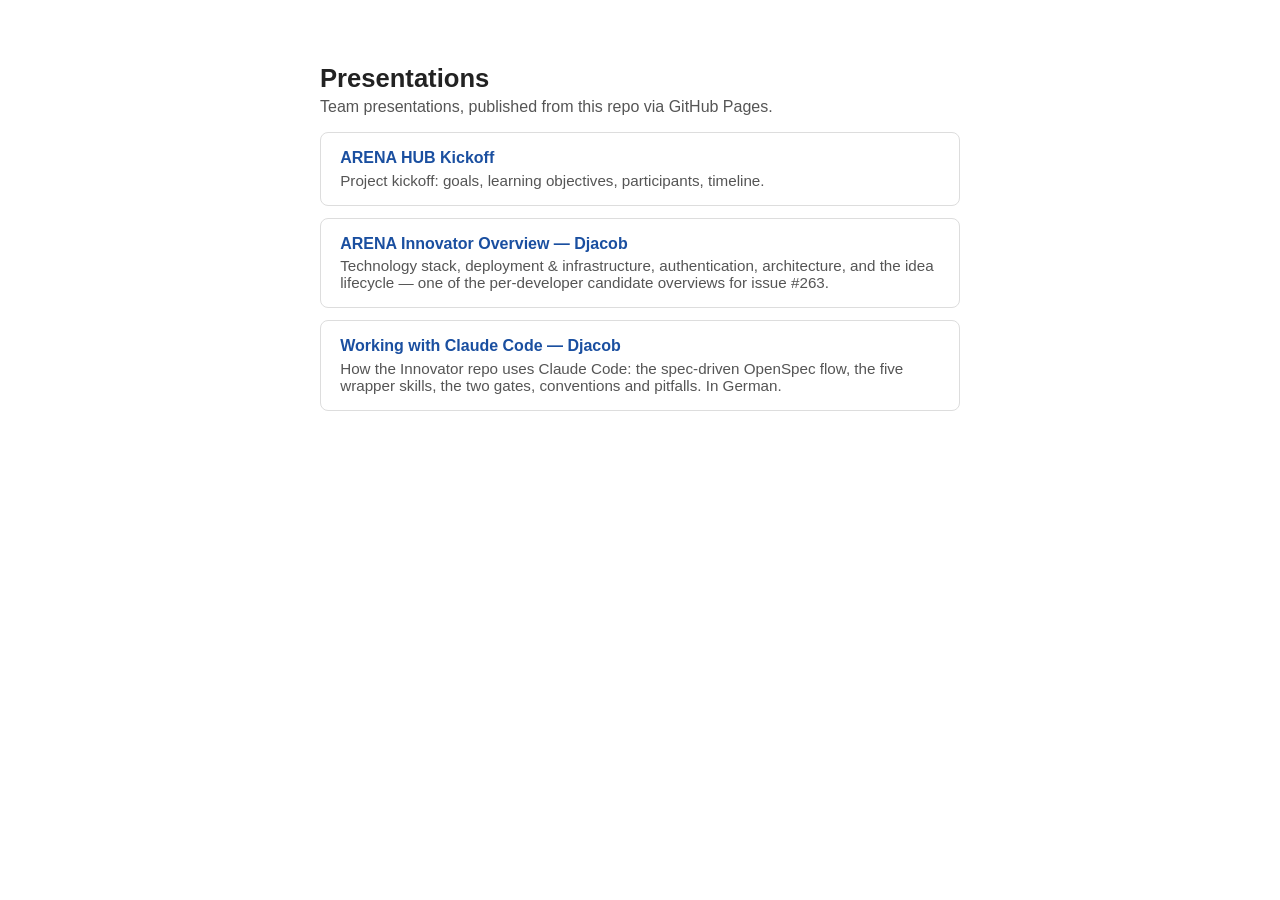
<file: index.html>
<!DOCTYPE html>
<html lang="en">
<head>
  <meta charset="utf-8" />
  <title>Presentations</title>
  <meta name="viewport" content="width=device-width, initial-scale=1" />
  <style>
    body {
      font-family: -apple-system, BlinkMacSystemFont, "Segoe UI", Helvetica, Arial, sans-serif;
      max-width: 40em;
      margin: 4em auto;
      padding: 0 1.5em;
      color: #222;
    }
    h1 { font-size: 1.6em; font-weight: 600; margin-bottom: 0.2em; }
    p.lead { color: #555; margin-top: 0; }
    ul { list-style: none; padding: 0; }
    li {
      border: 1px solid #ddd;
      border-radius: 8px;
      margin-bottom: 0.75em;
      padding: 1em 1.2em;
    }
    li a { font-weight: 600; text-decoration: none; color: #1a4fa0; }
    li a:hover { text-decoration: underline; }
    li p { margin: 0.3em 0 0; color: #555; font-size: 0.95em; }
  </style>
</head>
<body>
  <h1>Presentations</h1>
  <p class="lead">Team presentations, published from this repo via GitHub Pages.</p>
  <ul>
    <li>
      <a href="Kickoff/index.html">ARENA HUB Kickoff</a>
      <p>Project kickoff: goals, learning objectives, participants, timeline.</p>
    </li>
    <li>
      <a href="Innovator-Djacob/index.html">ARENA Innovator Overview — Djacob</a>
      <p>Technology stack, deployment &amp; infrastructure, authentication, architecture, and the idea
        lifecycle — one of the per-developer candidate overviews for issue #263.</p>
    </li>
    <li>
      <a href="Claude-Code-Workflow-Djacob/index.html">Working with Claude Code &mdash; Djacob</a>
      <p>How the Innovator repo uses Claude Code: the spec-driven OpenSpec flow, the five wrapper
        skills, the two gates, conventions and pitfalls. In German.</p>
    </li>
  </ul>
</body>
</html>
</file>
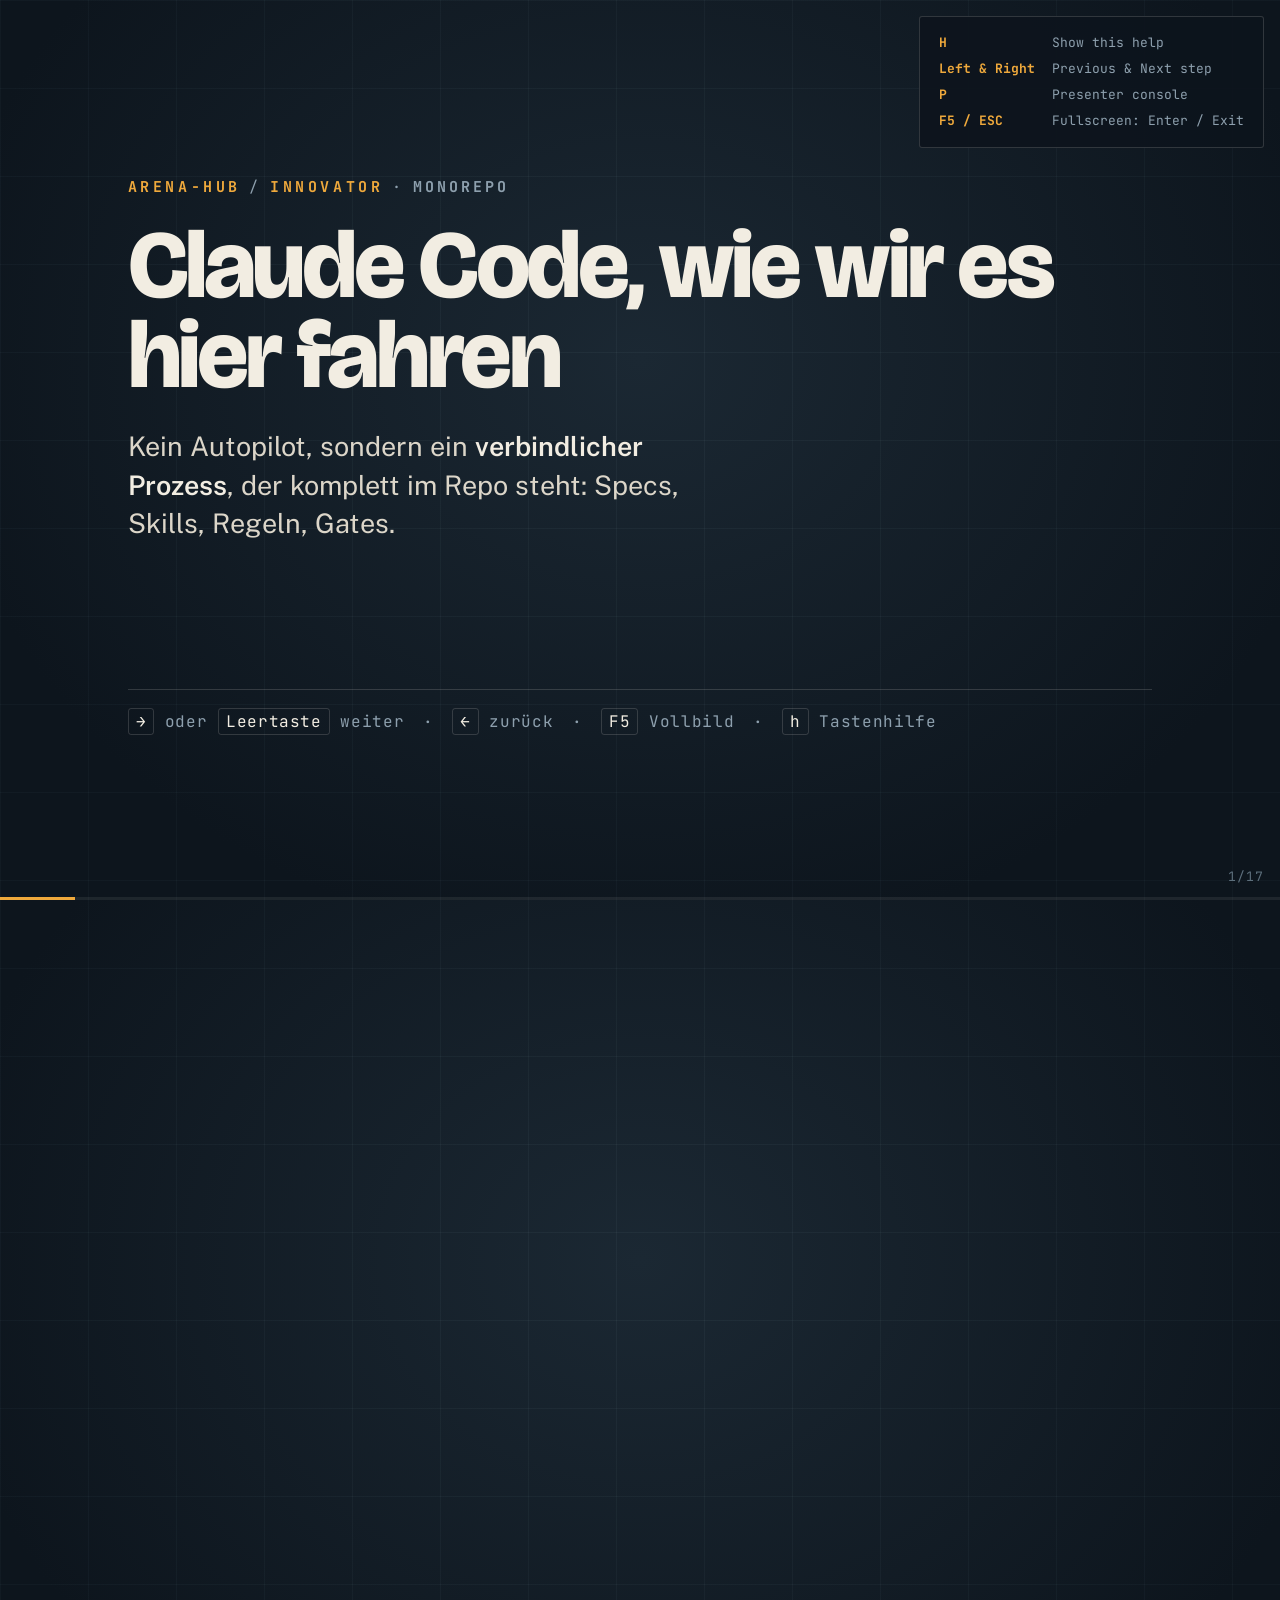
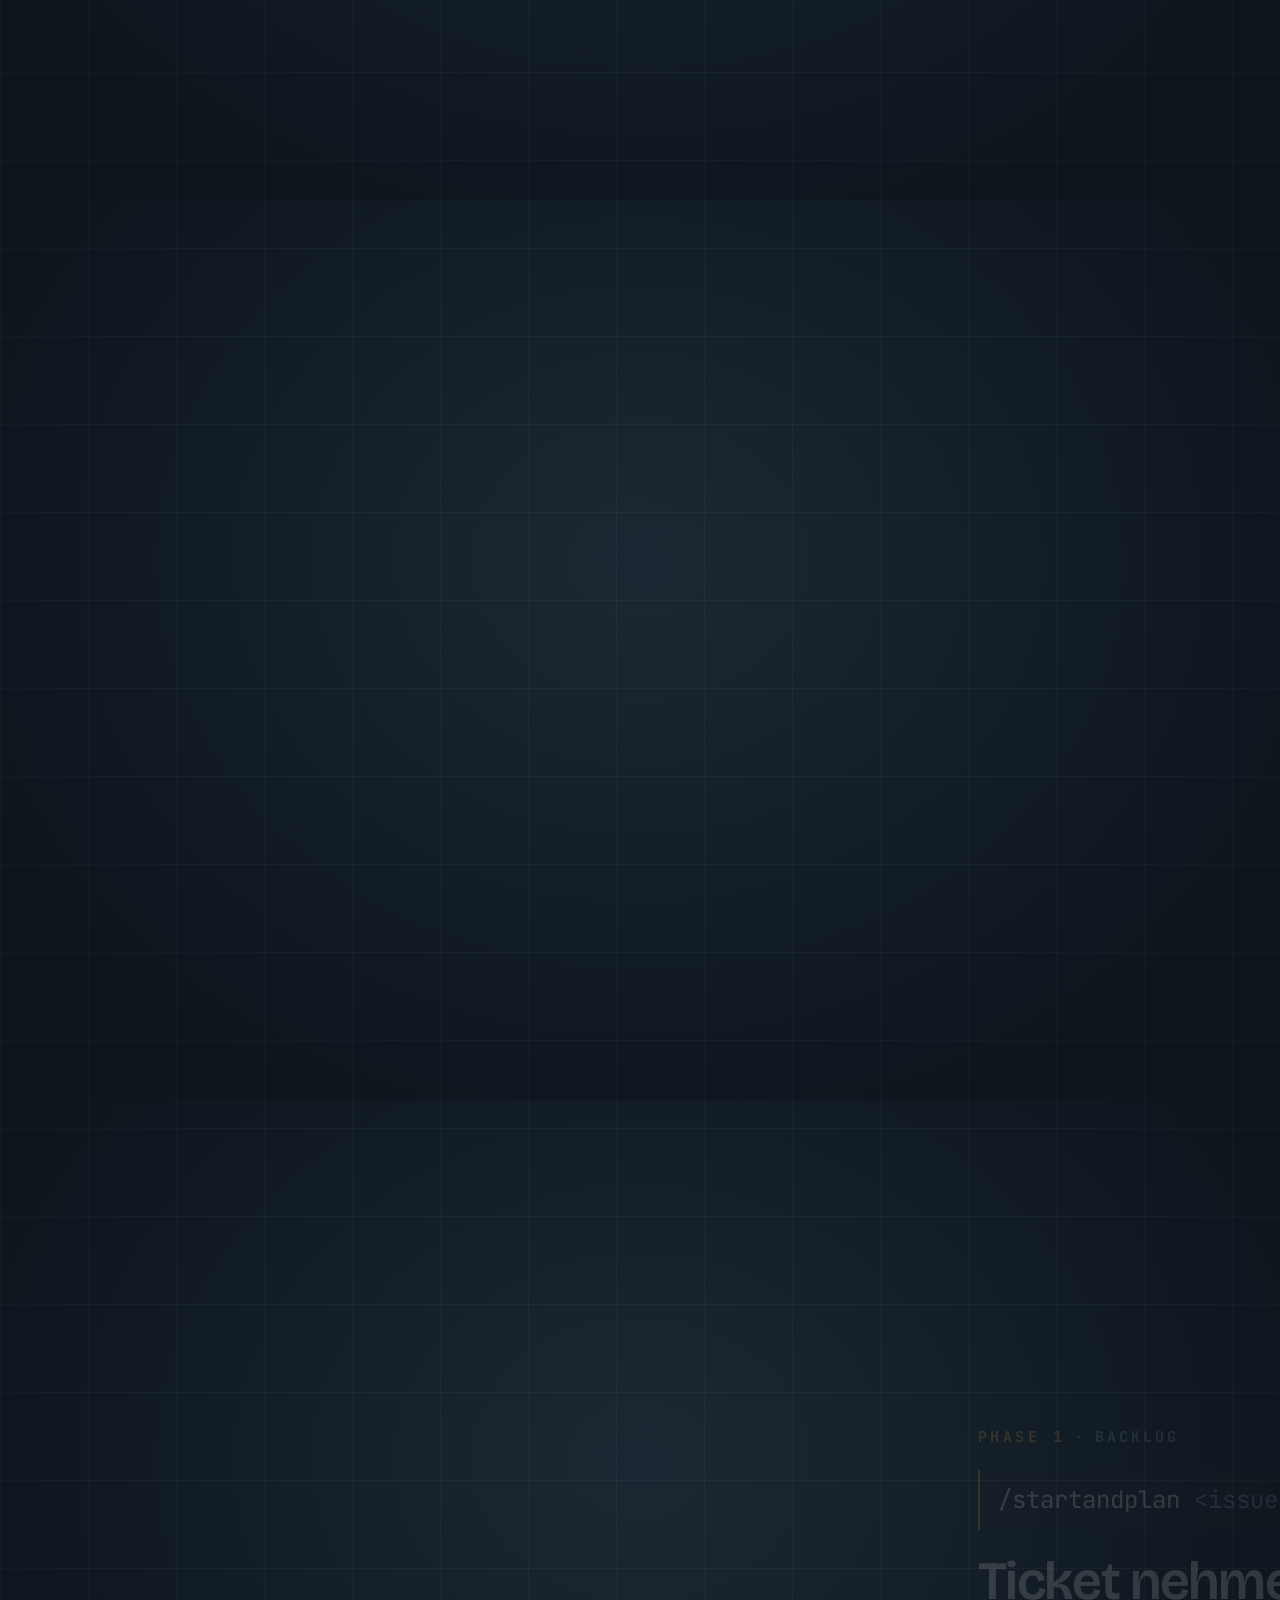
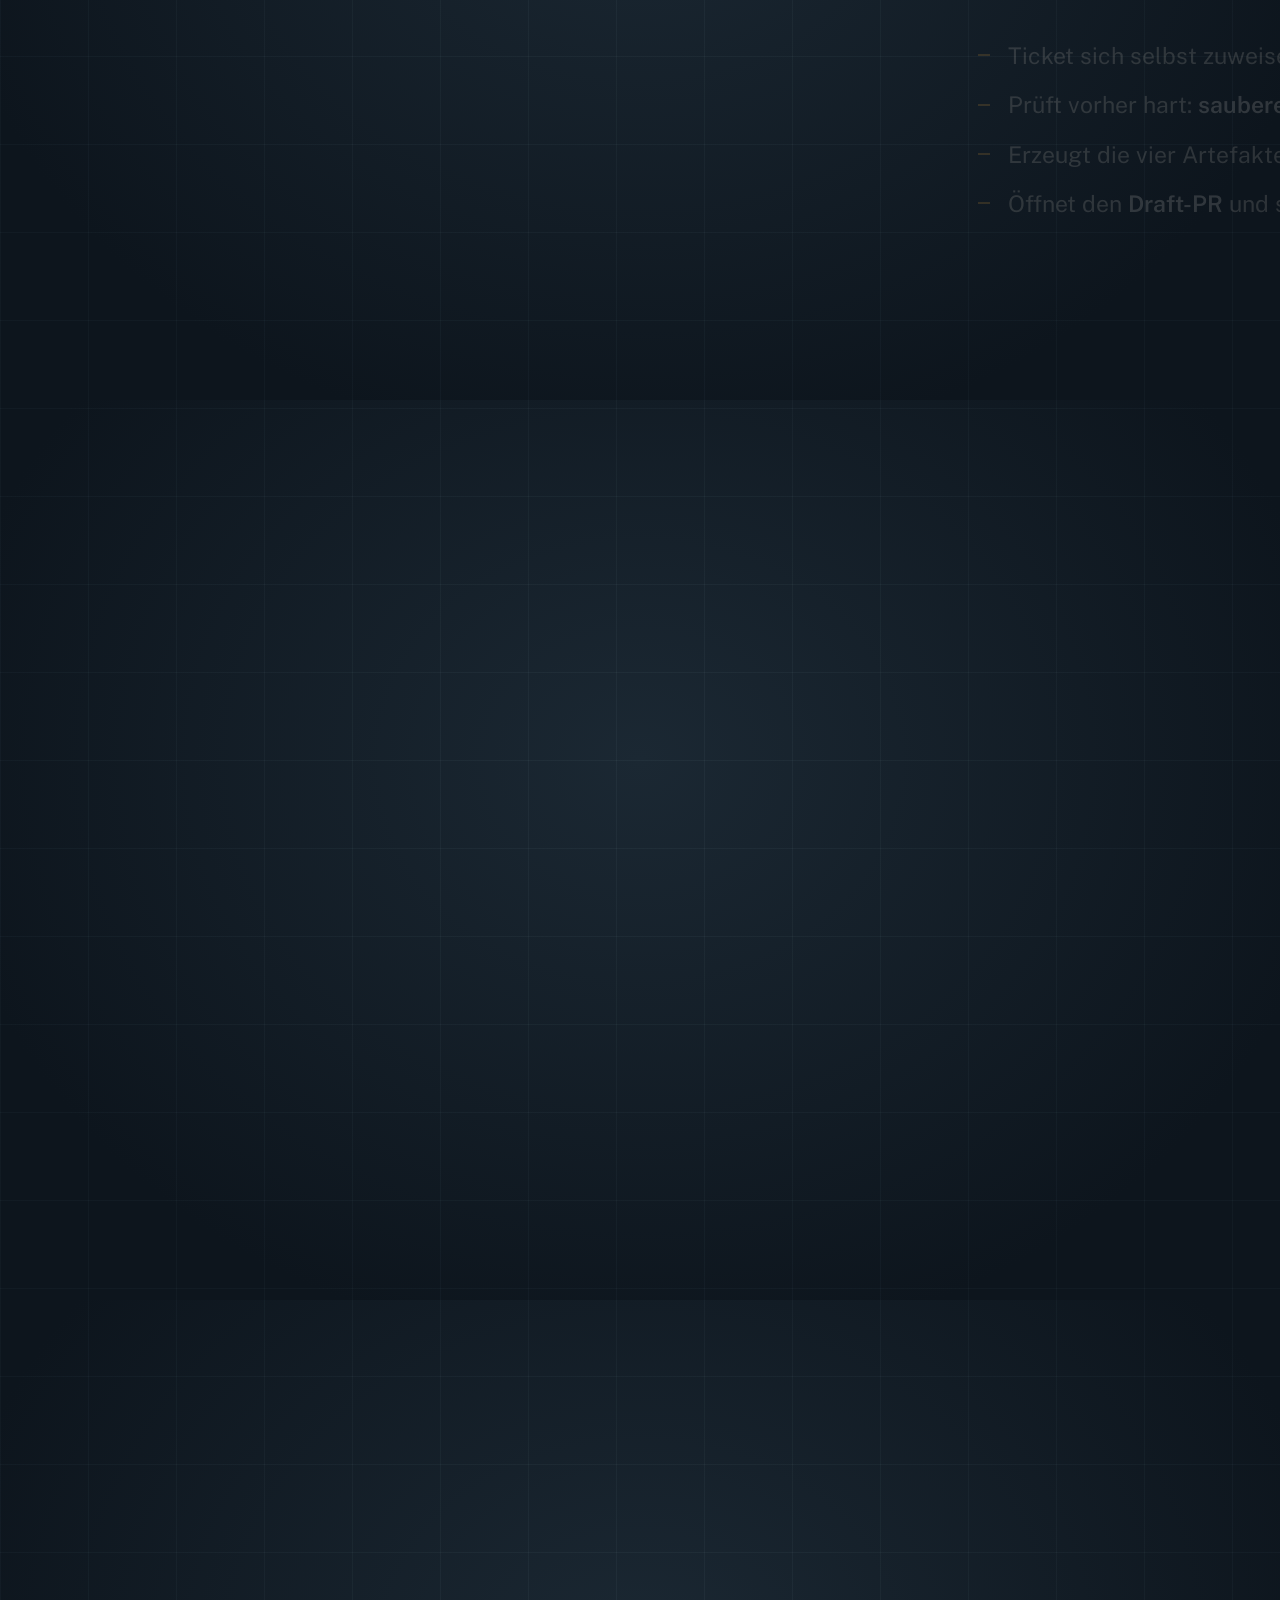
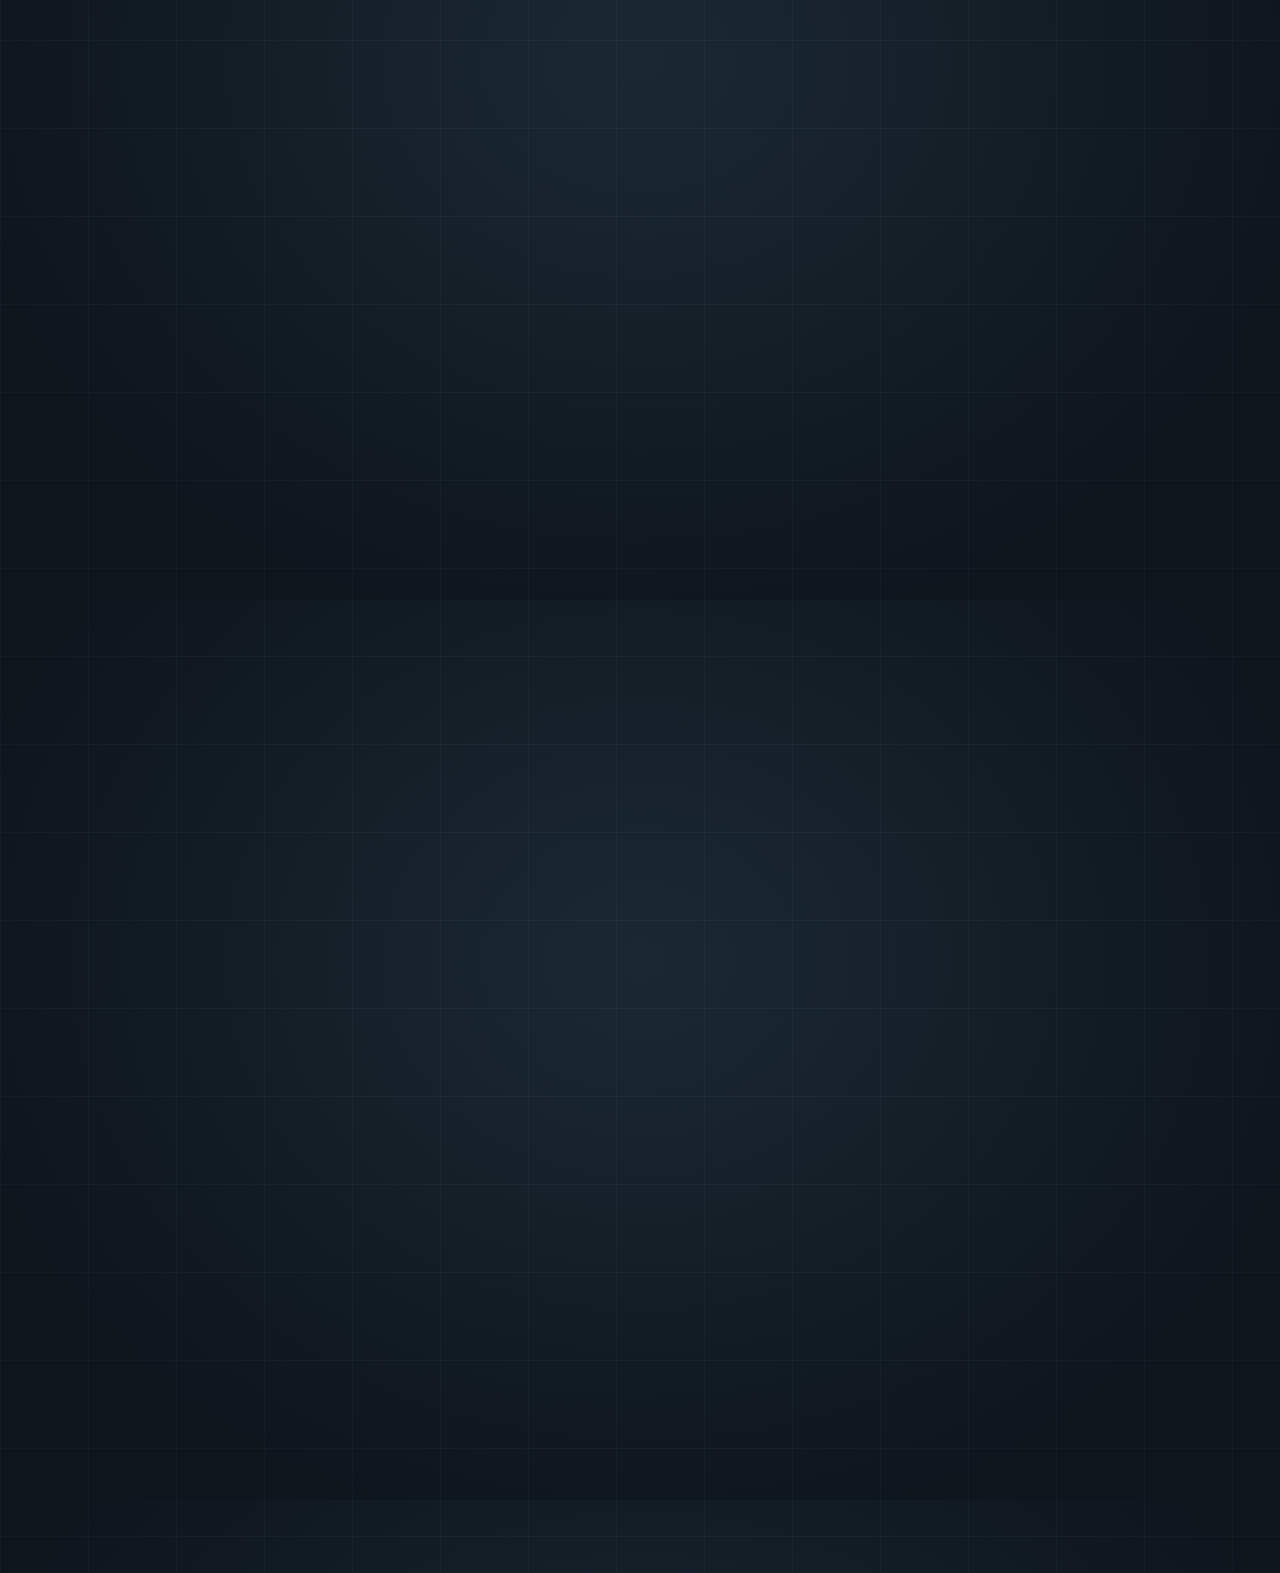
<file: Claude-Code-Workflow-Djacob/index.html>
<!DOCTYPE html>
<html lang="de">
<head>
<meta charset="utf-8">
<meta name="viewport" content="width=1024, user-scalable=no">
<title>Claude Code im Innovator</title>
<link rel="preconnect" href="https://fonts.googleapis.com">
<link rel="preconnect" href="https://fonts.gstatic.com" crossorigin>
<link href="https://fonts.googleapis.com/css2?family=Bricolage+Grotesque:opsz,wght@12..96,400;12..96,600;12..96,800&family=Public+Sans:ital,wght@0,400;0,600;1,400&family=JetBrains+Mono:wght@400;700&display=swap" rel="stylesheet">
<style>
:root{
  --table:#16212b;
  --table-deep:#0d151d;
  --paper:#f2ede2;
  --ink:#131a21;
  --brass:#efa93c;
  --sage:#8fc4a3;
  --rust:#cd5f42;
  --dim:#8ea0ae;
  --line:rgba(242,237,226,.16);
  --disp:"Bricolage Grotesque","Public Sans",system-ui,sans-serif;
  --body:"Public Sans",system-ui,-apple-system,sans-serif;
  --mono:"JetBrains Mono",ui-monospace,"SFMono-Regular",Consolas,monospace;
}

*{box-sizing:border-box}

/* Ligaturen aus: `==` soll auf der Wand lesbar bleiben, nicht verschmelzen. */
.mono,.cmd,.chip,.tree,.rail li,.eyebrow,.swim .head,.bar,.gate,.cheat dt,.sheet h3,.sheet .own,
.points li .m,.keys,.impress-progress,#impress-help{font-variant-ligatures:none;font-feature-settings:"liga" 0,"calt" 0}

html,body{height:100%;margin:0}

body{
  background:var(--table-deep);
  background-image:
    linear-gradient(var(--line) 1px,transparent 1px),
    linear-gradient(90deg,var(--line) 1px,transparent 1px),
    radial-gradient(ellipse at 50% 40%,#1b2833 0%,#0d151d 78%);
  background-size:88px 88px,88px 88px,100% 100%;
  background-blend-mode:soft-light,soft-light,normal;
  color:var(--paper);
  font-family:var(--body);
  font-size:20px;
  line-height:1.5;
  -webkit-font-smoothing:antialiased;
}

/* ---------- fallback for browsers without impress support ---------- */
.fallback-message{
  max-width:640px;margin:14vh auto;padding:32px 36px;
  border:1px solid var(--line);border-radius:4px;font-family:var(--body);
}
.impress-supported .fallback-message{display:none}

/* ---------- step frame ---------- */
.step{
  position:relative;
  width:1160px;height:660px;
  padding:56px 68px 46px;
  display:flex;flex-direction:column;
  opacity:.16;
  transition:opacity .7s ease;
}
.impress-enabled .step{pointer-events:none}
.impress-enabled .step.active{opacity:1;pointer-events:auto}
/* Letzter Schritt ist die Karte: dort duerfen alle Slides mitleuchten. */
.impress-on-uebersicht .step{opacity:.66}
.step.wide{width:1250px}

/* ---------- typography ---------- */
.eyebrow{
  margin:0 0 22px;font-family:var(--mono);font-size:15px;font-weight:700;
  letter-spacing:.24em;text-transform:uppercase;color:var(--brass);
}
.sep{color:var(--dim);margin:0 .5em;font-weight:400}
.eyebrow .sep{margin:0 .55em}
.eyebrow .quiet{color:var(--dim);letter-spacing:.2em}

h1{
  font-family:var(--disp);font-weight:800;font-size:96px;line-height:.94;
  letter-spacing:-.035em;margin:0 0 26px;font-variation-settings:"opsz" 96;
}
h2{
  font-family:var(--disp);font-weight:600;font-size:54px;line-height:1.04;
  letter-spacing:-.025em;margin:0 0 30px;font-variation-settings:"opsz" 54;
}
h2 em{font-style:normal;color:var(--brass)}

.lede{font-size:27px;line-height:1.42;max-width:22em;color:#dcd6c9;margin:0}
.lede strong{color:var(--paper);font-weight:600}

.points{list-style:none;margin:0;padding:0;display:grid;gap:17px}
.points li{
  position:relative;padding-left:30px;font-size:23px;line-height:1.4;color:#ded8cc;
}
.points li::before{
  content:"";position:absolute;left:0;top:.62em;
  width:12px;height:2px;background:var(--brass);
}
.points li strong{color:var(--paper);font-weight:600}
.m{font-family:var(--mono);font-size:.88em;color:var(--brass);font-weight:400}
.points li .m{font-size:.87em}
.points li.no strong{color:var(--rust)}
.points li.no::before{background:var(--rust)}
.points li.yes::before{background:var(--sage)}

.note{
  margin:auto 0 0;padding-top:20px;border-top:1px solid var(--line);
  font-size:19px;color:var(--dim);max-width:44em;
}
.note b{color:#cfc8ba;font-weight:600}

.body-flow{flex:1;display:flex;flex-direction:column;gap:26px}
.cols{display:grid;grid-template-columns:1fr 1fr;gap:46px;align-items:start}

/* ---------- mono chips + command lines ---------- */
.cmd{
  font-family:var(--mono);font-size:24px;color:var(--paper);
  background:rgba(242,237,226,.05);border-left:2px solid var(--brass);
  padding:12px 18px;margin:0;
}
.cmd .arg{color:var(--dim)}

.chip{
  display:inline-block;font-family:var(--mono);font-size:15px;font-weight:700;
  letter-spacing:.06em;padding:4px 10px;border:1px solid var(--brass);
  color:var(--brass);border-radius:2px;white-space:nowrap;
}
.chip.sage{border-color:var(--sage);color:var(--sage)}
.chip.rust{border-color:var(--rust);color:var(--rust)}

/* ---------- board-lane rail (the recurring motif) ---------- */
.rail{
  list-style:none;display:grid;grid-template-columns:repeat(7,1fr);
  gap:4px;margin:auto 0 0;padding:0;
}
.rail li{
  font-family:var(--mono);font-size:13px;letter-spacing:.05em;
  text-transform:uppercase;color:#5d6f7c;
  padding:9px 8px 0;border-top:2px solid rgba(242,237,226,.12);
}
.note+.rail{margin-top:26px}
.rail li.on{color:var(--brass);border-top-color:var(--brass)}
.rail li.back{color:var(--rust);border-top-color:var(--rust);border-top-style:dashed}

/* ---------- swimlane: the signature slide ---------- */
.swim{display:grid;grid-template-columns:repeat(7,1fr);gap:0 6px;row-gap:9px;align-items:center}
.swim .head{
  font-family:var(--mono);font-size:13.5px;letter-spacing:.05em;text-transform:uppercase;
  color:var(--dim);padding-bottom:9px;border-bottom:1px solid var(--line);line-height:1.25;
}
.swim .head.pale{color:#5d6f7c}
.bar{
  font-family:var(--mono);font-size:15.5px;font-weight:700;letter-spacing:-.012em;
  padding:11px 9px;border-radius:2px;
  background:rgba(239,169,60,.14);border:1px solid rgba(239,169,60,.55);color:var(--brass);
  white-space:nowrap;
}
.bar.human{
  background:transparent;border-style:dashed;border-color:rgba(142,160,174,.5);
  color:var(--dim);font-weight:400;font-family:var(--body);font-size:16px;
}
.bar.human.sage{border-color:rgba(143,196,163,.5);color:var(--sage)}
.gate{
  grid-column:1/-1;display:flex;align-items:center;gap:14px;
  font-family:var(--mono);font-size:16px;color:var(--sage);
  padding:3px 0;
}
.gate::after{content:"";flex:1;height:0;border-top:1px dashed rgba(143,196,163,.45)}
.gate b{color:var(--paper);font-weight:700}

/* ---------- paper sheets: the four artifacts ---------- */
.sheets{display:grid;grid-template-columns:repeat(4,1fr);gap:20px;flex:1;align-content:center}
.sheet{
  background:var(--paper);color:var(--ink);border-radius:2px;
  padding:20px 20px 22px;box-shadow:0 16px 32px rgba(0,0,0,.42);
  display:flex;flex-direction:column;gap:11px;
}
.sheet:nth-child(odd){transform:rotate(-.7deg)}
.sheet:nth-child(even){transform:rotate(.6deg)}
.sheet h3{
  font-family:var(--mono);font-size:18px;font-weight:700;margin:0 0 4px;
  padding-bottom:9px;border-bottom:1px solid rgba(19,26,33,.22);color:#2b3540;
}
.sheet p{margin:0;font-size:17.5px;line-height:1.38;color:#3a444f}
.sheet .own{
  margin-top:auto;font-family:var(--mono);font-size:13px;letter-spacing:.06em;
  text-transform:uppercase;color:#7d6a44;
}

/* ---------- stat row ---------- */
.stats{display:flex;gap:52px;margin:auto 0 0;padding-top:22px;border-top:1px solid var(--line)}
.stat .n{font-family:var(--disp);font-weight:800;font-size:52px;line-height:1;color:var(--brass);letter-spacing:-.03em}
.stat .l{font-family:var(--mono);font-size:14px;letter-spacing:.1em;text-transform:uppercase;color:var(--dim);margin-top:8px}

/* ---------- tree listing ---------- */
.tree{font-family:var(--mono);font-size:20.5px;line-height:1.72;margin:0;color:#ded8cc}
.tree b{color:var(--brass);font-weight:400}
.tree i{font-style:normal;color:var(--dim)}

/* ---------- title slide ---------- */
#titel h1{max-width:11em}
.keys{
  margin:auto 0 0;font-family:var(--mono);font-size:16px;color:var(--dim);
  letter-spacing:.04em;padding-top:20px;border-top:1px solid var(--line);
}
.keys kbd{
  font:inherit;color:var(--paper);border:1px solid var(--line);
  padding:2px 7px;border-radius:3px;
}

/* ---------- cheatsheet ---------- */
.cheat{display:grid;grid-template-columns:auto 1fr;gap:14px 26px;align-items:baseline;flex:1;align-content:center}
.cheat dt{font-family:var(--mono);font-size:22px;color:var(--brass);white-space:nowrap}
.cheat dd{margin:0;font-size:20.5px;color:#ded8cc}
.cheat .split{grid-column:1/-1;height:1px;background:var(--line);margin:10px 0}

/* ---------- impress chrome ---------- */
.impress-progressbar{
  position:fixed;left:0;right:0;bottom:0;height:3px;z-index:100;
  background:rgba(242,237,226,.08);
}
.impress-progressbar div{height:100%;background:var(--brass);transition:width .7s ease}
.impress-progress{
  position:fixed;right:16px;bottom:14px;z-index:100;
  font-family:var(--mono);font-size:13px;color:#5d6f7c;letter-spacing:.08em;
}
#impress-help{
  position:fixed;right:16px;top:16px;z-index:100;
  background:rgba(13,21,29,.94);border:1px solid var(--line);border-radius:3px;
  padding:12px 16px;font-family:var(--mono);font-size:13px;line-height:1.7;color:var(--dim);
}
#impress-help td:first-child{color:var(--brass);padding-right:14px}

@media (prefers-reduced-motion:reduce){
  .step{transition:none}
  .impress-progressbar div{transition:none}
}
</style>
</head>
<body class="impress-not-supported">

<div class="fallback-message">
  <p>Diese Präsentation braucht einen aktuellen Browser mit CSS-3D-Transforms.</p>
  <p>Mit Chrome, Edge, Firefox oder Safari öffnen.</p>
</div>

<div id="impress" data-width="1280" data-height="720" data-max-scale="3" data-min-scale="0"
     data-perspective="1100" data-transition-duration="700">

  <!-- 01 ─────────────────────────────────────────── Titel -->
  <section id="titel" class="step" data-x="0" data-y="-1250">
    <p class="eyebrow">arena-hub<span class="sep">/</span>innovator<span class="sep">·</span><span class="quiet">Monorepo</span></p>
    <h1>Claude Code, wie wir es hier fahren</h1>
    <p class="lede">Kein Autopilot, sondern ein <strong>verbindlicher Prozess</strong>, der komplett im Repo steht: Specs, Skills, Regeln, Gates.</p>
    <p class="keys"><kbd>→</kbd> oder <kbd>Leertaste</kbd> weiter <span class="sep">·</span> <kbd>←</kbd> zurück <span class="sep">·</span> <kbd>F5</kbd> Vollbild <span class="sep">·</span> <kbd>h</kbd> Tastenhilfe</p>
  </section>

  <!-- 02 ─────────────────────────────────────────── Warum -->
  <section class="step" data-x="1700" data-y="-1250">
    <p class="eyebrow">Die Ausgangslage</p>
    <h2>Der Prozess steht im Repo,<br>nicht in Köpfen</h2>
    <ul class="points">
      <li>Jede nichttriviale Änderung wird <strong>zuerst spezifiziert</strong> — erst danach entsteht Code.</li>
      <li>Der Ablauf ist per <strong>ADR verbindlich</strong> beschlossen, nicht Geschmackssache pro Entwickler.</li>
      <li><span class="m">.claude/</span> ist eingecheckt: Wer den Branch auscheckt, hat dieselben Skills, Regeln und Gates.</li>
    </ul>
    <div class="stats">
      <div class="stat"><div class="n">24</div><div class="l">archivierte Changes</div></div>
      <div class="stat"><div class="n">18</div><div class="l">Capabilities in specs/</div></div>
      <div class="stat"><div class="n">5</div><div class="l">Wrapper-Skills</div></div>
      <div class="stat"><div class="n">2</div><div class="l">harte Gates</div></div>
    </div>
  </section>

  <!-- 03 ─────────────────────────────────────────── CLAUDE.md -->
  <section class="step" data-x="3400" data-y="-1250">
    <p class="eyebrow">Fundament<span class="sep">·</span><span class="quiet">1 von 4</span></p>
    <h2>CLAUDE.md ist die Betriebs&shy;anleitung</h2>
    <div class="cols">
      <ul class="points">
        <li>Drei Dateien, je nach Ort: <strong>Root</strong> für echt Monorepo-Weites, dazu eine <strong>pro App</strong>.</li>
        <li>Wird bei jeder Session automatisch geladen — eine Änderung wirkt sofort für alle.</li>
        <li>Harte Grenze: <strong>unter 200 Zeilen</strong>. Wird es mehr, sagt Claude Bescheid statt zu wachsen.</li>
      </ul>
      <p class="tree"><b>CLAUDE.md</b> <i>← monorepo-weit</i><br>apps/backend/<b>CLAUDE.md</b> <i>← Spring Boot</i><br>apps/frontend/<b>CLAUDE.md</b> <i>← Angular</i></p>
    </div>
    <p class="note">Vor Arbeit in einer App die App-Datei lesen — Root wiederholt sie absichtlich nicht.</p>
  </section>

  <!-- 04 ─────────────────────────────────────────── .claude/ -->
  <section class="step" data-x="5100" data-y="-1250">
    <p class="eyebrow">Fundament<span class="sep">·</span><span class="quiet">2 von 4</span></p>
    <h2>Was in <span style="font-family:var(--mono);font-size:.82em">.claude/</span> liegt</h2>
    <ul class="points">
      <li><span class="m">skills/</span> — 13 getrackt: 5 eigene Wrapper plus 7 generierte <span class="m">openspec-*</span> und <span class="m">new-skill</span>.</li>
      <li><span class="m">commands/opsx/</span> — von der OpenSpec-CLI erzeugt, reine Generate-Ausgabe.</li>
      <li><span class="m">rules/</span> — pfadgebundene Regeln, greifen automatisch beim Editieren: Handler, Mapper, Migrationen, Tests.</li>
      <li><span class="m">hooks/openspec-preflight.sh</span> — prüft beim Session-Start die drei Voraussetzungen, die das Repo nicht pinnen kann.</li>
      <li><span class="m">settings.json</span> geteilt <span class="sep">·</span> <span class="m">settings.local.json</span> persönlich und gitignored.</li>
    </ul>
    <p class="note">Der Preflight <b>warnt nur</b> und endet immer mit 0. Stille heißt „alles gut“ — oder „lief nie“.</p>
  </section>

  <!-- 05 ─────────────────────────────────────────── openspec/ -->
  <section class="step" data-x="6800" data-y="-1250">
    <p class="eyebrow">Fundament<span class="sep">·</span><span class="quiet">3 von 4</span></p>
    <h2>openspec/ ist die geteilte Wahrheit</h2>
    <div class="cols">
      <ul class="points">
        <li><span class="m">specs/</span> — was das System <strong>heute</strong> kann, 18 Capabilities.</li>
        <li><span class="m">changes/</span> — was gerade in Arbeit ist, ein Ordner je Ticket.</li>
        <li><span class="m">changes/archive/</span> — 24 fertige Changes, 03.–17.08.2026.</li>
        <li><span class="m">config.yaml</span> — die Regeln pro Artefakt, die die CLI selbst nicht erzwingt.</li>
      </ul>
      <p class="tree">changes/<br>&nbsp;&nbsp;<b>task-67-authentifizierung-…</b><br>&nbsp;&nbsp;archive/<br>&nbsp;&nbsp;&nbsp;&nbsp;<i>2026-08-17-feat-45-…</i><br>specs/<br>&nbsp;&nbsp;<i>frontend-auth/ · idea-comments/ …</i></p>
    </div>
    <p class="note">Kein Notizzettel: das Verzeichnis ist eingecheckt und wird gemeinsam gepflegt. Ordnername trägt die <b>Ticketnummer</b>.</p>
  </section>

  <!-- 06 ─────────────────────────────────────────── vier Artefakte -->
  <section class="step" data-x="8500" data-y="-1250">
    <p class="eyebrow">Fundament<span class="sep">·</span><span class="quiet">4 von 4</span></p>
    <h2>Vier Artefakte pro Change</h2>
    <div class="sheets">
      <article class="sheet">
        <h3>proposal.md</h3>
        <p>Warum, Scope, offene fachliche Fragen — und das Refinement-Häkchen.</p>
        <p class="own">PO liest mit</p>
      </article>
      <article class="sheet">
        <h3>spec.md</h3>
        <p>Delta unter <span style="font-family:var(--mono)">specs/&lt;capability&gt;/</span>: Anforderungen als Szenarien.</p>
        <p class="own">wird später gemergt</p>
      </article>
      <article class="sheet">
        <h3>design.md</h3>
        <p>Technische Entscheidungen und die technischen offenen Fragen.</p>
        <p class="own">nur Devs</p>
      </article>
      <article class="sheet">
        <h3>tasks.md</h3>
        <p>Die Abarbeitungsliste, an der Implementierung und Review sich messen.</p>
        <p class="own">Umsetzung + Review</p>
      </article>
    </div>
    <p class="note">Alle vier entstehen <b>vor</b> dem Code, in einem Dialog — nicht als Nachdokumentation.</p>
  </section>

  <!-- 07 ─────────────────────────────────────────── Signature: der Flow -->
  <section class="step wide" data-x="4250" data-y="250" data-scale="1.7">
    <p class="eyebrow">Der Flow<span class="sep">·</span><span class="quiet">fünf Kommandos, sieben Board-Lanes</span></p>
    <h2 style="font-size:44px;margin-bottom:26px">Ein Ticket wandert immer denselben Weg</h2>
    <div class="swim">
      <div class="head">Backlog</div><div class="head">Ready</div><div class="head">In Progress</div>
      <div class="head">Waiting for Review</div><div class="head">In Review</div><div class="head">Sprint Done</div>
      <div class="head pale">Done</div>

      <div class="bar" style="grid-column:1">/startandplan</div>
      <div class="bar" style="grid-column:1">/refine</div>
      <div class="bar human" style="grid-column:2">Planning</div>

      <div class="gate"><span class="chip sage">GATE 1</span> <b>- [x] Refinement complete</b> — sonst startet /implement nicht</div>

      <div class="bar" style="grid-column:3/span 2">/implement</div>
      <div class="bar" style="grid-column:5">/review</div>

      <div class="gate"><span class="chip sage">GATE 2</span> <b>PR reviewDecision == APPROVED</b> — sonst archiviert /finish nicht</div>

      <div class="bar" style="grid-column:6">/finish</div>
      <div class="bar human sage" style="grid-column:7">Sprintende</div>
    </div>
    <p class="note">Gestrichelt = kein Kommando, sondern ein Mensch: Sprint-Planning und Sprintende.
      Rückweg statt Sackgasse: ein Review, das Änderungen verlangt, schickt das Ticket zurück nach <b>In Progress</b> — dann läuft <b>/implement</b> erneut.</p>
  </section>

  <!-- 08 ─────────────────────────────────────────── /startandplan -->
  <section class="step" data-x="850" data-y="1600">
    <p class="eyebrow">Phase 1<span class="sep">·</span><span class="quiet">Backlog</span></p>
    <p class="cmd">/startandplan <span class="arg">&lt;issue-nummer&gt;</span></p>
    <h2 style="margin-top:24px">Ticket nehmen und durchdenken</h2>
    <ul class="points">
      <li>Ticket sich selbst zuweisen, Branch <span class="m">task/67-slug</span> schneiden — vor dem ersten Artefakt.</li>
      <li>Prüft vorher hart: <strong>sauberer Working Tree</strong>, auf <span class="m">develop</span>, nicht hinter <span class="m">origin</span>.</li>
      <li>Erzeugt die vier Artefakte im Dialog <span class="m">(opsx:explore + opsx:propose)</span>.</li>
      <li>Öffnet den <strong>Draft-PR</strong> und setzt das Label <span class="m">Ready4Refinement</span>.</li>
    </ul>
    <ol class="rail">
      <li class="on">Backlog</li><li>Ready</li><li>In Progress</li><li>Waiting f. Review</li><li>In Review</li><li>Sprint Done</li><li>Done</li>
    </ol>
  </section>

  <!-- 09 ─────────────────────────────────────────── /refine -->
  <section class="step" data-x="2550" data-y="1600">
    <p class="eyebrow">Phase 2<span class="sep">·</span><span class="quiet">Backlog</span></p>
    <p class="cmd">/refine <span class="arg">&lt;change-name&gt;</span></p>
    <h2 style="margin-top:24px">Das Refinement-Meeting</h2>
    <ul class="points">
      <li>Kein OpenSpec-Original — dieses Skill gibt es nur bei uns.</li>
      <li>Jede offene Frage wird beantwortet: <strong>fachlich</strong> im <span class="m">proposal.md</span> mit PO, <strong>technisch</strong> im <span class="m">design.md</span> nur mit Devs.</li>
      <li>Ergebnisse landen unter <span class="m">## Decisions</span> — inklusive Begründung, nicht im Meeting-Gedächtnis.</li>
      <li>Setzt zum Abschluss das Häkchen und tauscht das Label auf <span class="m">Refined</span>.</li>
      <li class="no"><strong>Ändert nie Code.</strong> Und die Lane bleibt in Backlog.</li>
    </ul>
    <ol class="rail">
      <li class="on">Backlog</li><li>Ready</li><li>In Progress</li><li>Waiting f. Review</li><li>In Review</li><li>Sprint Done</li><li>Done</li>
    </ol>
  </section>

  <!-- 10 ─────────────────────────────────────────── /implement -->
  <section class="step" data-x="4250" data-y="1600">
    <p class="eyebrow">Phase 3<span class="sep">·</span><span class="quiet">Ready → Waiting for Review</span></p>
    <p class="cmd">/implement <span class="arg">&lt;change-name&gt;</span></p>
    <h2 style="margin-top:24px">Umsetzen, was spezifiziert ist</h2>
    <ul class="points">
      <li><strong>Verweigert</strong>, solange das Refinement-Häkchen fehlt — Gate 1.</li>
      <li>Zieht das Ticket auf <span class="m">In Progress</span> und arbeitet <span class="m">tasks.md</span> ab.</li>
      <li>Die Regeln aus <span class="m">.claude/rules/</span> greifen dabei je nach Pfad automatisch mit.</li>
      <li>Am Ende: Draft-PR auf <em>ready</em>, Ticket auf <span class="m">Waiting for Review</span>.</li>
      <li>Ist auch der <strong>Rework-Pfad</strong>, wenn ein Review Änderungen verlangt hat.</li>
    </ul>
    <ol class="rail">
      <li>Backlog</li><li class="on">Ready</li><li class="on">In Progress</li><li class="on">Waiting f. Review</li><li>In Review</li><li>Sprint Done</li><li>Done</li>
    </ol>
  </section>

  <!-- 11 ─────────────────────────────────────────── /review -->
  <section class="step" data-x="5950" data-y="1600">
    <p class="eyebrow">Phase 4<span class="sep">·</span><span class="quiet">In Review</span></p>
    <p class="cmd">/review <span class="arg">&lt;change-name&gt;</span></p>
    <h2 style="margin-top:24px">Vier Augen, gegen die Spec</h2>
    <ul class="points">
      <li>Ein <strong>anderer</strong> Entwickler übernimmt und zieht das Ticket auf <span class="m">In Review</span>.</li>
      <li>Geprüft wird die Implementierung <strong>gegen spec, design und tasks</strong> — plus die eigenen Findings des Reviewers.</li>
      <li>Alles zusammen als <strong>ein</strong> Inline-Review am PR, nicht als Kommentarserie.</li>
      <li>Ergebnis: zurück an den Autor <span class="m">(→ In Progress)</span> oder frei zum Archivieren.</li>
    </ul>
    <p class="note">Überschreibt bewusst das eingebaute <b>/review</b> von Claude Code. Für ein Ad-hoc-Review am Arbeitsdiff: <b>/code-review</b>.</p>
    <ol class="rail">
      <li>Backlog</li><li>Ready</li><li class="back">In Progress</li><li>Waiting f. Review</li><li class="on">In Review</li><li>Sprint Done</li><li>Done</li>
    </ol>
  </section>

  <!-- 12 ─────────────────────────────────────────── /finish -->
  <section class="step" data-x="7650" data-y="1600">
    <p class="eyebrow">Phase 5<span class="sep">·</span><span class="quiet">Sprint Done</span></p>
    <p class="cmd">/finish <span class="arg">&lt;change-name&gt;</span></p>
    <h2 style="margin-top:24px">Archivieren heißt: Spec nachziehen</h2>
    <ul class="points">
      <li><strong>Verweigert</strong>, solange der PR nicht <span class="m">APPROVED</span> ist — Gate 2.</li>
      <li><span class="m">opsx:sync</span> faltet das Delta in <span class="m">specs/</span>, der Change-Ordner wandert nach <span class="m">changes/archive/</span>.</li>
      <li>Danach Squash-Merge auf <span class="m">develop</span>, Ticket auf <span class="m">Sprint Done</span>.</li>
      <li><span class="m">Done</span> setzt ein Mensch — erst zum Sprintende.</li>
    </ul>
    <p class="note">Ab hier ist der Change Vergangenheit: <b>specs/</b> beschreibt den neuen Stand, das Archiv nur noch, wie er dorthin kam.</p>
    <ol class="rail">
      <li>Backlog</li><li>Ready</li><li>In Progress</li><li>Waiting f. Review</li><li>In Review</li><li class="on">Sprint Done</li><li>Done</li>
    </ol>
  </section>

  <!-- 13 ─────────────────────────────────────────── Gates -->
  <section class="step" data-x="2550" data-y="2950" data-rotate="-4">
    <p class="eyebrow">Warum es trägt</p>
    <h2>Zwei Gates, die niemand<br>versehentlich überspringt</h2>
    <ul class="points">
      <li class="yes"><strong>Gate 1 · Refinement.</strong> <span class="m">- [x] Refinement complete</span> im proposal — nur <span class="m">/refine</span> darf es setzen, <span class="m">/implement</span> bricht sonst ab.</li>
      <li class="yes"><strong>Gate 2 · Approval.</strong> <span class="m">reviewDecision == APPROVED</span> am PR — sonst archiviert <span class="m">/finish</span> nicht.</li>
      <li><strong>Dazu die CI</strong>, pfadgefiltert pro App: ein roter Required-Check blockiert Approval und Merge ohnehin.</li>
    </ul>
    <p class="note">Beide Gates erzwingt die OpenSpec-CLI <b>nicht</b> — sie stehen im Text der Skills. Deshalb steht dort auch die Begründung, und deshalb liest man das Skill, wenn man es fährt.</p>
  </section>

  <!-- 14 ─────────────────────────────────────────── Konventionen -->
  <section class="step" data-x="4250" data-y="2950">
    <p class="eyebrow">Konventionen</p>
    <h2>Zwei Sprachen, ein Repo</h2>
    <ul class="points">
      <li><strong>Englisch:</strong> Artefakte, Specs, Code und Kommentare.</li>
      <li><strong>Deutsch:</strong> alles GitHub-seitige — Issues, PRs, Commit-Messages.</li>
      <li>GitHub-Text bleibt <strong>kurz</strong>: Stichpunkte statt Prosa, kein Kontext den der Leser schon hat, keine Tabellen und Diagramme.</li>
      <li>Ausführliches gehört in die Artefakte — dort gibt es keine Längenbegrenzung.</li>
      <li>Commit-Prefix: nur <span class="m">openspec/changes/**</span> → <span class="m">chore:</span>; sobald <span class="m">openspec/specs/**</span> dabei ist, ein echtes <span class="m">feat:</span> / <span class="m">fix:</span>.</li>
    </ul>
    <p class="note">Der Grund für „kurz“ ist erfahrungsgestützt: lange Kommentare werden im Team überlesen.</p>
  </section>

  <!-- 15 ─────────────────────────────────────────── Fallstricke -->
  <section class="step" data-x="5950" data-y="2950" data-rotate="4">
    <p class="eyebrow">Fallstricke</p>
    <h2>Fünf Dinge, die einmal jeder falsch macht</h2>
    <ul class="points">
      <li class="no"><strong>Nie</strong> <span class="m">.claude/commands/opsx/</span> oder <span class="m">skills/openspec-*</span> per Hand editieren — <span class="m">openspec update</span> schreibt sie byte-genau neu.</li>
      <li>Skills werden <strong>nur beim Session-Start</strong> entdeckt: nach einem Branch-Wechsel Session neu starten.</li>
      <li>Der Ticket-Guard <span class="m">^(feat|bug|task)-\d+-</span> steht <strong>byte-identisch in allen fünf</strong> Skills — ändern heißt fünfmal ändern.</li>
      <li>Ein Change-Ordner ohne Ticketnummer im Namen fällt aus der ganzen Automatik heraus.</li>
      <li>Der Preflight-Hook warnt nur. Fehlende <span class="m">gh</span>-Scopes merkt man erst, wenn ein Board-Move scheitert.</li>
    </ul>
  </section>

  <!-- 16 ─────────────────────────────────────────── Cheatsheet -->
  <section class="step wide" data-x="4250" data-y="4200" data-scale="1.2">
    <p class="eyebrow">Cheatsheet</p>
    <h2 style="font-size:46px">Was du brauchst, um mitzuarbeiten</h2>
    <dl class="cheat">
      <dt>/startandplan 67</dt><dd>Ticket claimen, Branch, vier Artefakte, Draft-PR, Label <span class="m">Ready4Refinement</span></dd>
      <dt>/refine task-67-…</dt><dd>Offene Fragen klären, Decisions festhalten, Häkchen setzen, Label <span class="m">Refined</span></dd>
      <dt>/implement task-67-…</dt><dd>tasks.md abarbeiten, PR auf ready, Ticket auf Waiting for Review</dd>
      <dt>/review task-67-…</dt><dd>Gegen die Artefakte prüfen, ein Inline-Review, zurück oder frei</dd>
      <dt>/finish task-67-…</dt><dd>Delta in specs/ falten, archivieren, Squash-Merge, Sprint Done</dd>
      <div class="split"></div>
      <dt>npm i -g @fission-ai/openspec</dt><dd>Pro-Maschine-Installation, keine Repo-Abhängigkeit</dd>
      <dt>openspec update</dt><dd>Generierte Skills und Commands neu schreiben — jederzeit gefahrlos</dd>
      <dt>./run test backend</dt><dd>Die üblichen Per-App-Kommandos, ohne <span class="m">cd apps/</span></dd>
    </dl>
    <p class="note">Fehlt eine Voraussetzung, sagt es der Preflight beim nächsten Session-Start. Nicht sicher, was ein Skill genau tut? Es steht drin — <b>die Skills sind die Doku</b>.</p>
  </section>

  <!-- Übersicht: die ganze Karte -->
  <section id="uebersicht" class="step" data-x="4250" data-y="1508" data-scale="8.6"></section>

</div>

<div class="impress-progressbar"><div></div></div>
<div class="impress-progress"></div>
<div id="impress-help"></div>

<script src="vendor/impress.js"></script>
<script>impress().init();</script>
</body>
</html>
</file>
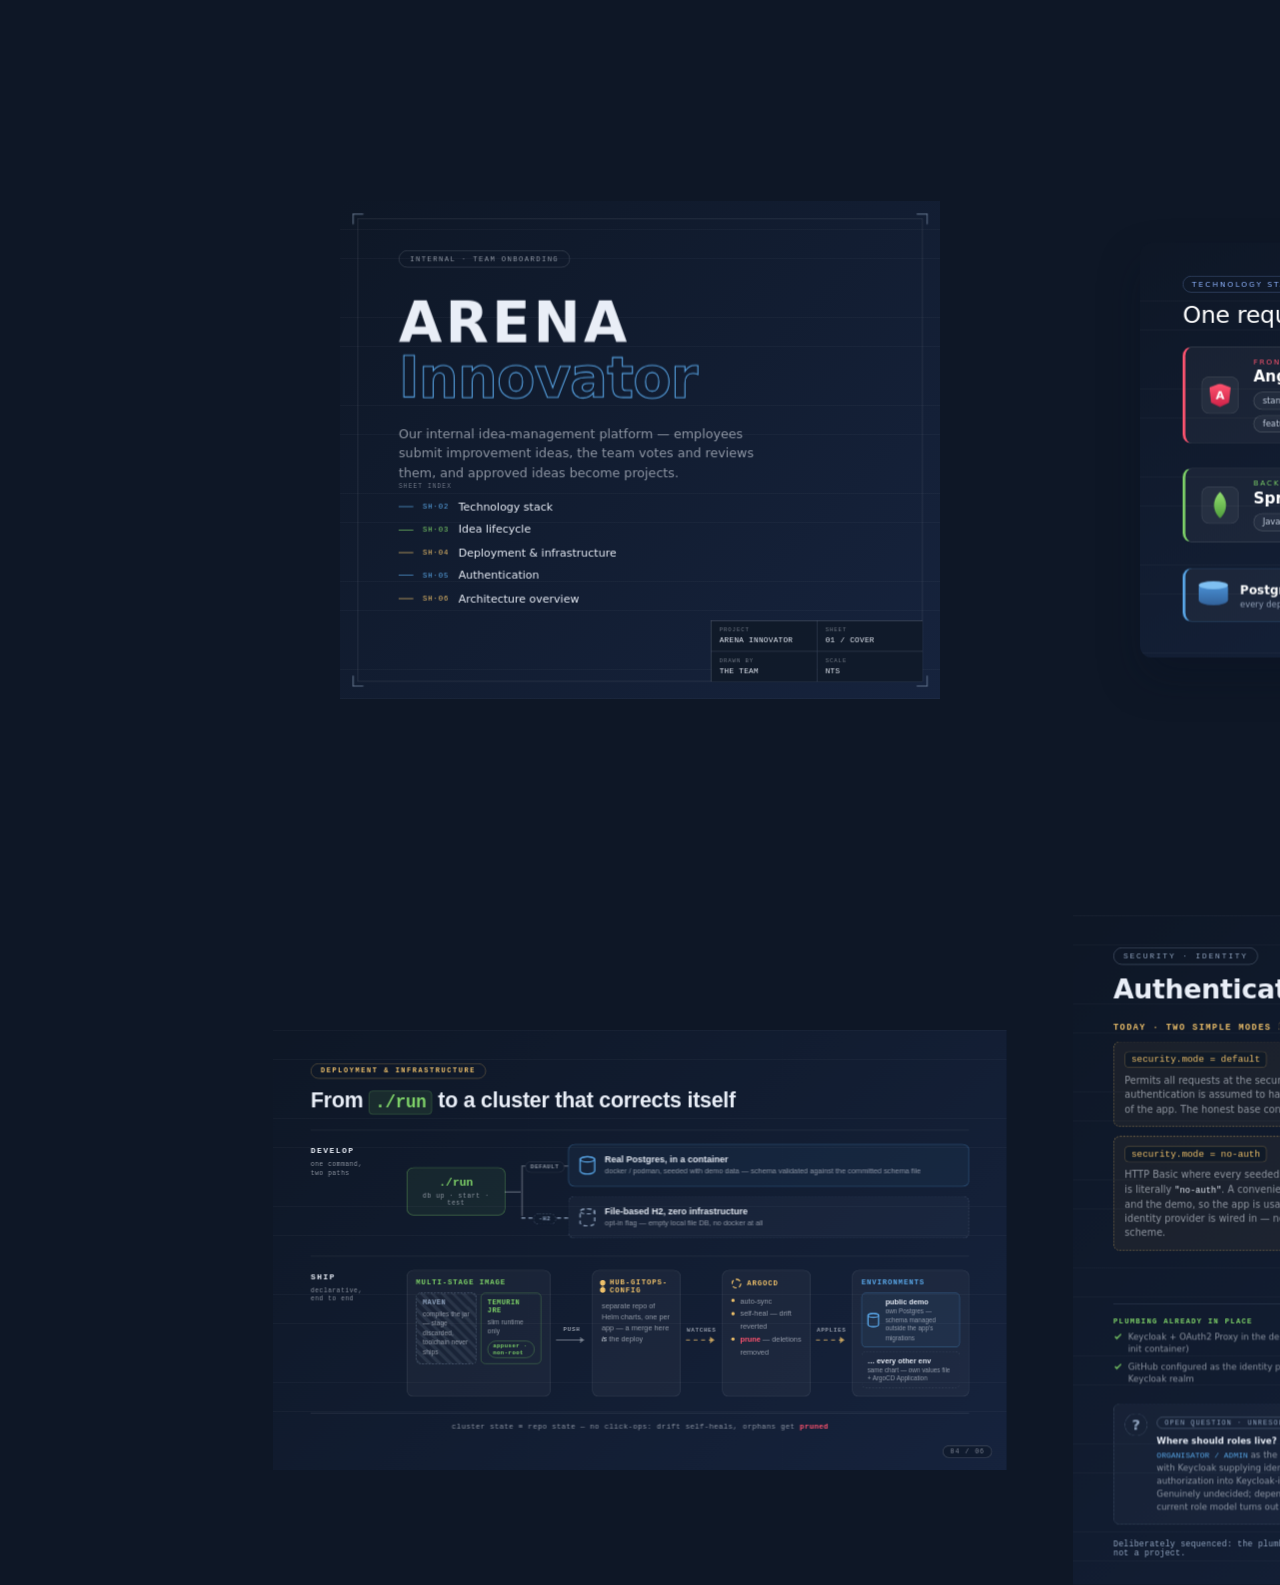
<file: Innovator-Djacob/index.html>
<!doctype html>
<html lang="en">
<head>
  <meta charset="utf-8">
  <title>ARENA Innovator — Overview</title>
  <meta name="viewport" content="width=1024">
  <link href="css/style.css" rel="stylesheet">
</head>
<body class="impress-not-supported">

  <div class="fallback-message">
    <p>Your browser <b>doesn't support the features required</b> by impress.js, so you are presented
      with a simplified version of this presentation.</p>
    <p>For the best experience please use the latest <b>Chrome</b>, <b>Safari</b> or <b>Firefox</b>.</p>
  </div>

  <div id="impress" data-transition-duration="800">

      <div class="step slide" id="step-title" data-x="0" data-y="0">
        <div class="tf" aria-hidden="true">
          <span class="tf-tick tf-tl"></span>
          <span class="tf-tick tf-tr"></span>
          <span class="tf-tick tf-bl"></span>
          <span class="tf-tick tf-br"></span>
        </div>

        <p class="t-kicker">Internal &middot; Team onboarding</p>

        <h1 class="t-title">
          <span class="t-arena">ARENA</span>
          <span class="t-innovator">Innovator</span>
        </h1>

        <p class="t-sub">Our internal idea-management platform &mdash; employees submit
        improvement ideas, the team votes and reviews them, and approved ideas
        become projects.</p>

        <p class="t-index-label">Sheet index</p>
        <ul class="t-index">
          <li class="t-i-stack"><span class="t-sheet">SH&middot;02</span> Technology stack</li>
          <li class="t-i-flow"><span class="t-sheet">SH&middot;03</span> Idea lifecycle</li>
          <li class="t-i-arch"><span class="t-sheet">SH&middot;04</span> Deployment &amp; infrastructure</li>
          <li class="t-i-stack"><span class="t-sheet">SH&middot;05</span> Authentication</li>
          <li class="t-i-arch"><span class="t-sheet">SH&middot;06</span> Architecture overview</li>
        </ul>

        <div class="t-block">
          <div class="t-cell"><span class="t-lbl">Project</span><span class="t-val">ARENA Innovator</span></div>
          <div class="t-cell"><span class="t-lbl">Sheet</span><span class="t-val">01 / Cover</span></div>
          <div class="t-cell"><span class="t-lbl">Drawn by</span><span class="t-val">The team</span></div>
          <div class="t-cell"><span class="t-lbl">Scale</span><span class="t-val">NTS</span></div>
        </div>
      </div>

      <div class="step slide" id="step-techstack-fable" data-x="1200" data-y="0">
        <span class="sheet-tag">02 / 06</span>
        <header class="tsk-head">
          <span class="tsk-kicker">Technology Stack</span>
          <h2>One request, three layers</h2>
        </header>
        <div class="tsk-stack">
          <section class="tsk-layer tsk-fe">
            <span class="tsk-glyph"><i class="g-angular">A</i></span>
            <div class="tsk-info">
              <p class="tsk-tier">Frontend</p>
              <p class="tsk-name">Angular</p>
              <ul class="tsk-chips">
                <li>standalone components — no NgModules</li>
                <li>functional HTTP interceptors</li>
                <li>feature-based folders</li>
              </ul>
            </div>
          </section>
          <div class="tsk-link"><em>HTTP · JSON</em></div>
          <section class="tsk-layer tsk-be">
            <span class="tsk-glyph"><i class="g-leaf"></i></span>
            <div class="tsk-info">
              <p class="tsk-tier">Backend</p>
              <p class="tsk-name">Spring Boot 4</p>
              <ul class="tsk-chips">
                <li>Java 25</li>
                <li>Maven</li>
              </ul>
            </div>
          </section>
          <div class="tsk-fork">
            <em>SQL</em>
            <span class="f-stem"></span>
            <span class="f-bar"></span>
            <span class="f-leg f-left"></span>
            <span class="f-leg f-right"></span>
          </div>
          <section class="tsk-dbrow">
            <div class="tsk-db tsk-pg">
              <span class="tsk-badge">real environments</span>
              <span class="g-cyl g-cyl-pg"></span>
              <div>
                <p class="tsk-name">PostgreSQL</p>
                <p class="tsk-note">every deployed stage</p>
              </div>
            </div>
            <div class="tsk-db tsk-h2db">
              <span class="tsk-badge">local dev</span>
              <span class="g-cyl g-cyl-h2"></span>
              <div>
                <p class="tsk-name">H2 · file-based</p>
                <p class="tsk-note">zero dependencies, nothing to start</p>
              </div>
            </div>
          </section>
        </div>
      </div>

      <div class="step slide" id="step-lifecycle" data-x="2400" data-y="0">
        <span class="sheet-tag">03 / 06</span>
        <header class="lc-head">
          <span class="lc-kicker">Domain model</span>
          <h2 class="lc-title">Every idea is a <em>state machine</em></h2>
          <p class="lc-sub">Six states, five arrows — and each governance rule pinned to the exact spot where it bites.</p>
        </header>

        <div class="lc-board">

          <div class="lc-zone" aria-hidden="true">
            <span class="lc-zone-tab"><span class="lc-heart"></span>voting lives here</span>
          </div>

          <div class="lc-bracket">
            <span class="lc-bracket-label">
              <b>advance:</b>
              <span class="lc-person lc-p-owner" aria-hidden="true"></span>owner — own idea
              <i class="lc-or">or</i>
              <span class="lc-person lc-p-org" aria-hidden="true"></span>Organisator — anyone's, <span class="lc-never">never their own</span>
            </span>
          </div>

          <div class="lc-node lc-n-draft">
            <span class="lc-badge" aria-hidden="true"><span class="lc-lock"></span></span>
            <strong>Draft</strong><small>owner's eyes only</small>
          </div>
          <div class="lc-arrow lc-a1"><i>publish</i></div>
          <div class="lc-node lc-n-published"><strong>Published</strong><small>visible to all</small></div>
          <div class="lc-arrow lc-a2"><i>submit</i></div>
          <div class="lc-node lc-n-review"><strong>Review</strong><small>verdict pending</small></div>
          <div class="lc-arrow lc-a3"><i>approve</i></div>
          <div class="lc-node lc-n-approved"><strong>Approved</strong><small>green-lit</small></div>
          <div class="lc-arrow lc-a4"><i>start</i></div>
          <div class="lc-node lc-n-progress"><strong>Progress</strong><small>in build</small></div>
          <div class="lc-arrow lc-a5"><i>nightly &middot; auto</i></div>
          <div class="lc-node lc-n-archived"><strong>Archived</strong><small>aged out</small></div>

          <p class="lc-note lc-draft-note">
            <span class="lc-lock" aria-hidden="true"></span>
            <span>invisible to everyone but the owner — <b>every revision</b>, not just the latest &middot; <b>no role bypass</b>, not even Admin</span>
          </p>

          <div class="lc-reject-lane">
            <span class="lc-drop" aria-hidden="true"><i>reject</i></span>
            <div class="lc-node lc-n-rejected"><strong>Rejected</strong><small>closed to votes</small></div>
            <p class="lc-fork-note">one verdict per review — never both</p>
          </div>

          <p class="lc-note lc-archive-note">
            <span class="lc-clock" aria-hidden="true"></span>
            <span>no archive button — a job at <b>00:00 UTC</b> retires <b>PROGRESS</b> ideas past their project end date &middot; 500 a page &middot; 5 retries with backoff</span>
          </p>

          <div class="lc-vis">
            <span class="lc-vis-label">
              <span class="lc-eye" aria-hidden="true"></span>
              visible to everyone, forever — rejected &amp; archived included
            </span>
          </div>

        </div>

        <footer class="lc-foot">
          <span><b>roles:</b> Employee &amp; Organisator drive the arrows — Admin administers the platform, outside this flow</span>
          <span class="lc-legend">
            <span class="lc-dash" aria-hidden="true"></span>dashed arrow = exception or automatic
            &middot;
            <span class="lc-hatch" aria-hidden="true"></span>hatch + lock = owner-only
          </span>
        </footer>
      </div>

      <div class="step slide" id="step-deployment" data-x="0" data-y="1200">
        <span class="sheet-tag">04 / 06</span>

        <header class="dp-head">
          <span class="dp-kicker">Deployment &amp; Infrastructure</span>
          <h2>From <code>./run</code> to a cluster that corrects itself</h2>
        </header>

        <section class="dp-band">
          <div class="dp-band-label">Develop<span>one command,<br>two paths</span></div>
          <div class="dp-fork">
            <div class="dp-cmd"><code>./run</code><small>db up &middot; start &middot; test</small></div>
            <div class="dp-arms">
              <div class="dp-arm">
                <div class="dp-wire dp-wire-solid"><i class="dp-tag">default</i></div>
                <div class="dp-card">
                  <span class="dp-cyl dp-cyl-pg"></span>
                  <div class="dp-card-txt">
                    <strong>Real Postgres, in a container</strong>
                    <p>docker / podman, seeded with demo data &mdash; schema validated against the committed schema file</p>
                  </div>
                </div>
              </div>
              <div class="dp-arm">
                <div class="dp-wire dp-wire-dashed"><i class="dp-tag dp-tag-h2">-h2</i></div>
                <div class="dp-card dp-card-dim">
                  <span class="dp-cyl dp-cyl-h2"></span>
                  <div class="dp-card-txt">
                    <strong>File-based H2, zero infrastructure</strong>
                    <p>opt-in flag &mdash; empty local file DB, no docker at all</p>
                  </div>
                </div>
              </div>
            </div>
          </div>
        </section>

        <section class="dp-band">
          <div class="dp-band-label">Ship<span>declarative,<br>end to end</span></div>
          <div class="dp-pipe">

            <div class="dp-stage">
              <div class="dp-stage-title dp-t-green">Multi-stage image</div>
              <div class="dp-split">
                <div class="dp-half dp-half-hatch">
                  <b>maven</b>
                  <p>compiles the jar &mdash; stage discarded, toolchain never ships</p>
                </div>
                <div class="dp-half dp-half-run">
                  <b>temurin JRE</b>
                  <p>slim runtime only</p>
                  <span class="dp-chip">appuser &middot; non-root</span>
                </div>
              </div>
            </div>

            <div class="dp-arrow dp-arrow-solid">push</div>

            <div class="dp-stage">
              <div class="dp-stage-title dp-t-amber"><span class="dp-branch"></span>hub-gitops-config</div>
              <p class="dp-stage-p">separate repo of Helm charts, one per app &mdash; a merge here <em>is</em> the deploy</p>
            </div>

            <div class="dp-arrow dp-arrow-dashed">watches</div>

            <div class="dp-stage">
              <div class="dp-stage-title dp-t-amber"><span class="dp-sync"></span>ArgoCD</div>
              <ul class="dp-list">
                <li>auto-sync</li>
                <li>self-heal &mdash; drift reverted</li>
                <li><span class="dp-prune">prune</span> &mdash; deletions removed</li>
              </ul>
            </div>

            <div class="dp-arrow dp-arrow-dashed">applies</div>

            <div class="dp-stage">
              <div class="dp-stage-title dp-t-blue">Environments</div>
              <div class="dp-env">
                <span class="dp-cyl dp-cyl-pg dp-cyl-sm"></span>
                <div><b>public demo</b><p>own Postgres &mdash; schema managed outside the app&rsquo;s migrations</p></div>
              </div>
              <div class="dp-env dp-env-ghost">
                <div><b>&hellip; every other env</b><p>same chart &mdash; own values file + ArgoCD Application</p></div>
              </div>
            </div>

          </div>
        </section>

        <footer class="dp-foot">cluster state &equiv; repo state &mdash; no click-ops: drift self-heals, orphans get <span class="dp-prune">pruned</span></footer>

      </div>

      <div class="step slide" id="step-auth" data-x="1200" data-y="1200">
        <span class="sheet-tag">05 / 06</span>
        <div class="au-head">
          <span class="au-kicker">Security &middot; Identity</span>
          <h2 class="au-title">Authentication <em>&mdash; pragmatic today, federated next</em></h2>
        </div>

        <div class="au-body">
          <section class="au-now">
            <h3 class="au-colhead au-colhead--now">Today &middot; two simple modes<span class="au-tag">interim</span></h3>
            <article class="au-mode">
              <code class="au-prop">security.mode = default</code>
              <p>Permits all requests at the security layer &mdash; real authentication is assumed to happen <strong>upstream</strong> of the app. The honest base configuration.</p>
            </article>
            <article class="au-mode">
              <code class="au-prop">security.mode = no-auth</code>
              <p>HTTP Basic where every seeded user&rsquo;s password is literally <code>"no-auth"</code>. A convenience for local dev and the demo, so the app is usable before a real identity provider is wired in &mdash; not an auth scheme.</p>
            </article>
          </section>

          <div class="au-seam" aria-hidden="true">
            <span class="au-seam-line"></span>
            <span class="au-seam-arrow"></span>
            <span class="au-seam-label">building&nbsp;toward</span>
            <span class="au-seam-line"></span>
          </div>

          <section class="au-target">
            <h3 class="au-colhead au-colhead--target">Target &middot; federated login</h3>
            <ol class="au-chain">
              <li class="au-node">
                <span class="au-glyph au-g-user"></span>
                <div class="au-node-text"><b>GitHub identity</b><small>the account everyone already has &mdash; no separate ARENA logins</small></div>
                <span class="au-chip au-chip--ext">external</span>
              </li>
              <li class="au-node">
                <span class="au-glyph au-g-key"></span>
                <div class="au-node-text"><b>Keycloak realm</b><small>GitHub as the sole login method inside the realm</small></div>
                <span class="au-chip au-chip--on">configured</span>
              </li>
              <li class="au-node">
                <span class="au-glyph au-g-proxy"></span>
                <div class="au-node-text"><b>OAuth2 Proxy</b><small>fronts the application; wired into the Helm chart as an init container</small></div>
                <span class="au-chip au-chip--on">wired, not on yet</span>
              </li>
              <li class="au-node au-node--pending">
                <span class="au-glyph au-g-app"></span>
                <div class="au-node-text"><b>ARENA app</b><small>OAuth2-aware backend + real login flow &mdash; in flight</small></div>
                <span class="au-chip au-chip--pending">in flight</span>
              </li>
            </ol>
          </section>
        </div>

        <footer class="au-footer">
          <div class="au-ledger au-ledger--built">
            <h4>Plumbing already in place</h4>
            <ul>
              <li>Keycloak + OAuth2 Proxy in the deployment config (Helm init container)</li>
              <li>GitHub configured as the identity provider inside the Keycloak realm</li>
            </ul>
          </div>

          <div class="au-ledger au-ledger--pending">
            <h4>Agreed, needs building</h4>
            <ul>
              <li>Backend Spring Security OAuth2 configuration</li>
              <li>Frontend login/redirect flow &mdash; replaces today&rsquo;s Basic-auth prompt</li>
              <li class="au-li--critical">
                New-user provisioning on first login
                <span class="au-crit-tag">no code creates a user today</span>
                <small>creates the local user record + a default role. This has no equivalent today, for anyone &mdash; worth building deliberately, not bolting on.</small>
              </li>
              <li>Keep name &mdash; and likely role &mdash; in sync on <em>every</em> login, not just at signup
                <small>GitHub display names change; nothing updates them today</small>
              </li>
              <li>Logout kept in sync between the app and Keycloak</li>
            </ul>
          </div>

          <div class="au-open">
            <span class="au-open-kicker">Open question &middot; unresolved</span>
            <span class="au-q-mark" aria-hidden="true">?</span>
            <p><b>Where should roles live?</b> Keep <code>EMPLOYEE / ORGANISATOR / ADMIN</code> as the backend&rsquo;s own model with Keycloak supplying identity only &mdash; or move authorization into Keycloak-issued claims? Genuinely undecided; depends on how hard the current role model turns out to be to migrate.</p>
          </div>

          <p class="au-note">Deliberately sequenced: the plumbing stays switched off while the app-side work lands &mdash; then turning it on is a switch-flip, not a project.</p>
        </footer>
      </div>

      <div class="step slide" id="step-architecture" data-x="2400" data-y="1200">
        <span class="sheet-tag">06 / 06</span>

        <header class="arch-head">
          <span class="kicker">Architecture Overview</span>
          <h2>One repo, <em>two independent apps</em></h2>
        </header>

        <section class="repo-band" aria-label="Monorepo structure and CI">
          <div class="repo-root">
            <span class="root-glyph" aria-hidden="true"></span>
            <span class="root-name">innovator/</span>
            <span class="root-sub">two repos, merged &mdash;<br>still two apps</span>
          </div>

          <div class="branch-rail" aria-hidden="true"></div>

          <div class="lanes">
            <div class="lane lane-fe">
              <div class="app-card">
                <span class="app-dot" aria-hidden="true"></span>
                <div class="app-meta">
                  <strong>apps/frontend</strong>
                  <span>standalone Angular components, no NgModules &middot; organized by feature &middot; interceptors &amp; guards as plain functions</span>
                </div>
              </div>
              <span class="tool-chip">npm</span>
              <div class="ci-pipe">
                <span class="ci-filter">paths: apps/frontend/**</span>
              </div>
              <div class="ci-badge"><span class="badge-dot" aria-hidden="true"></span>frontend-*.yml</div>
            </div>

            <div class="lane lane-be">
              <div class="app-card">
                <span class="app-dot" aria-hidden="true"></span>
                <div class="app-meta">
                  <strong>apps/backend</strong>
                  <span>Spring Boot API &middot; own dependencies &middot; own versioning</span>
                </div>
              </div>
              <span class="tool-chip">Maven</span>
              <div class="ci-pipe">
                <span class="ci-filter">paths: apps/backend/**</span>
              </div>
              <div class="ci-badge"><span class="badge-dot" aria-hidden="true"></span>backend-*.yml</div>
            </div>
          </div>

          <div class="run-bridge">
            <code>./run &lt;action&gt; &lt;app&gt;</code>
            <span class="bridge-note">a dispatcher, not a build system &mdash; no unifying toolchain on top, by design</span>
          </div>
        </section>

        <section class="cutaway" aria-label="Backend internal layering">
          <div class="strata-side">
            <div class="cut-head">
              <span class="cut-kicker">cross-section</span>
              <h3>inside <code>apps/backend</code></h3>
            </div>
            <div class="strata">
              <div class="stratum">
                <span class="depth">01</span>
                <strong>controller</strong>
                <span class="s-note">HTTP edge &mdash; speaks DTOs only</span>
              </div>
              <div class="stratum">
                <span class="depth">02</span>
                <strong>services</strong>
                <span class="s-note">business rules</span>
              </div>
              <div class="stratum">
                <span class="depth">03</span>
                <strong>repositorys</strong>
                <span class="sic">sic &mdash; deliberate, do not fix</span>
                <span class="s-note">Spring Data JPA</span>
              </div>
              <div class="stratum s-entities">
                <span class="depth">04</span>
                <strong>entities</strong>
                <span class="s-note">JPA object graph &mdash; nested relations</span>
              </div>
            </div>
          </div>

          <div class="mapper-side">
            <div class="mapper-card">
              <span class="mapper-kicker">mapper &middot; MapStruct</span>
              <div class="mapper-flow">
                <span class="m-end m-entity">entity<em>nested graph</em></span>
                <span class="m-arrow" aria-hidden="true"></span>
                <span class="m-end m-dto">DTO<em>flat</em></span>
              </div>
              <p class="mapper-note">relationships cross the API as <strong>IDs only</strong> &mdash; never nested objects. The contract stays flat.</p>
            </div>
          </div>
        </section>

      </div>

  </div>

  <script src="vendor/impress.js"></script>
  <script>impress().init();</script>
</body>
</html>
</file>
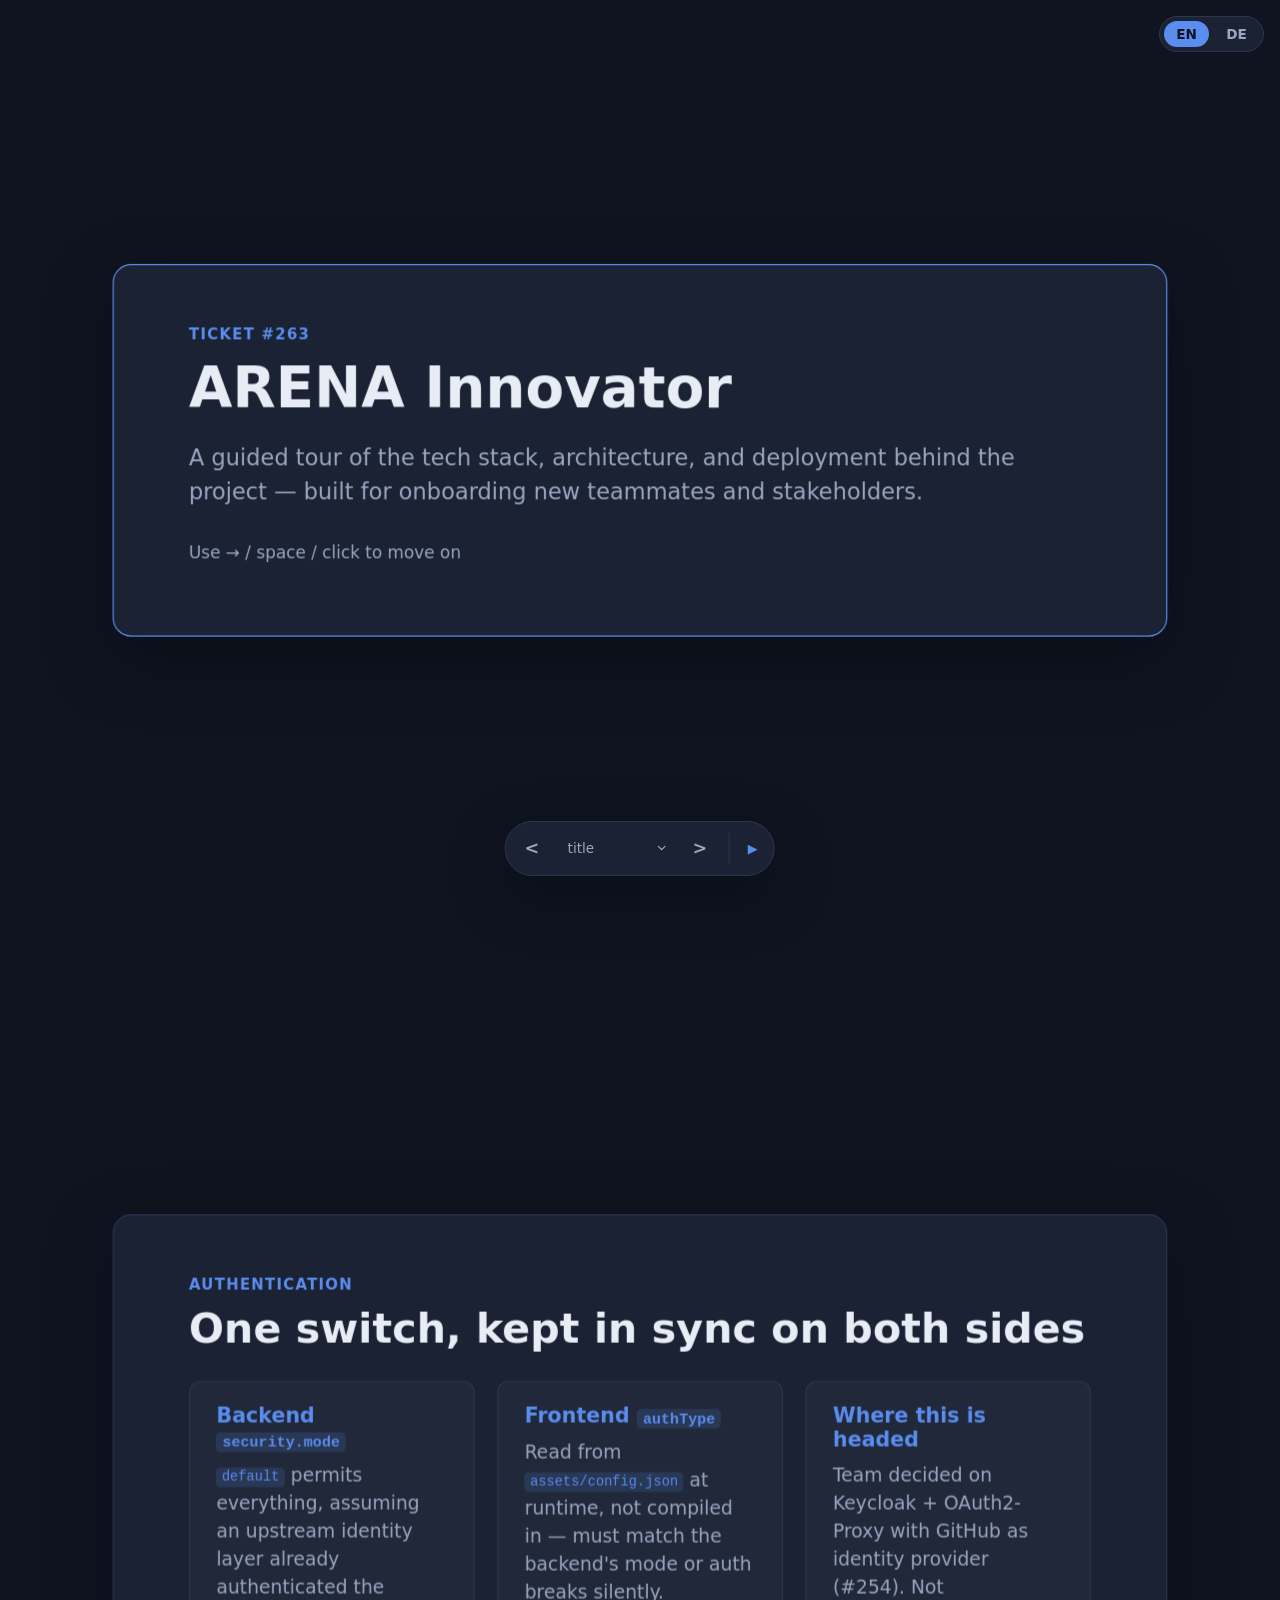
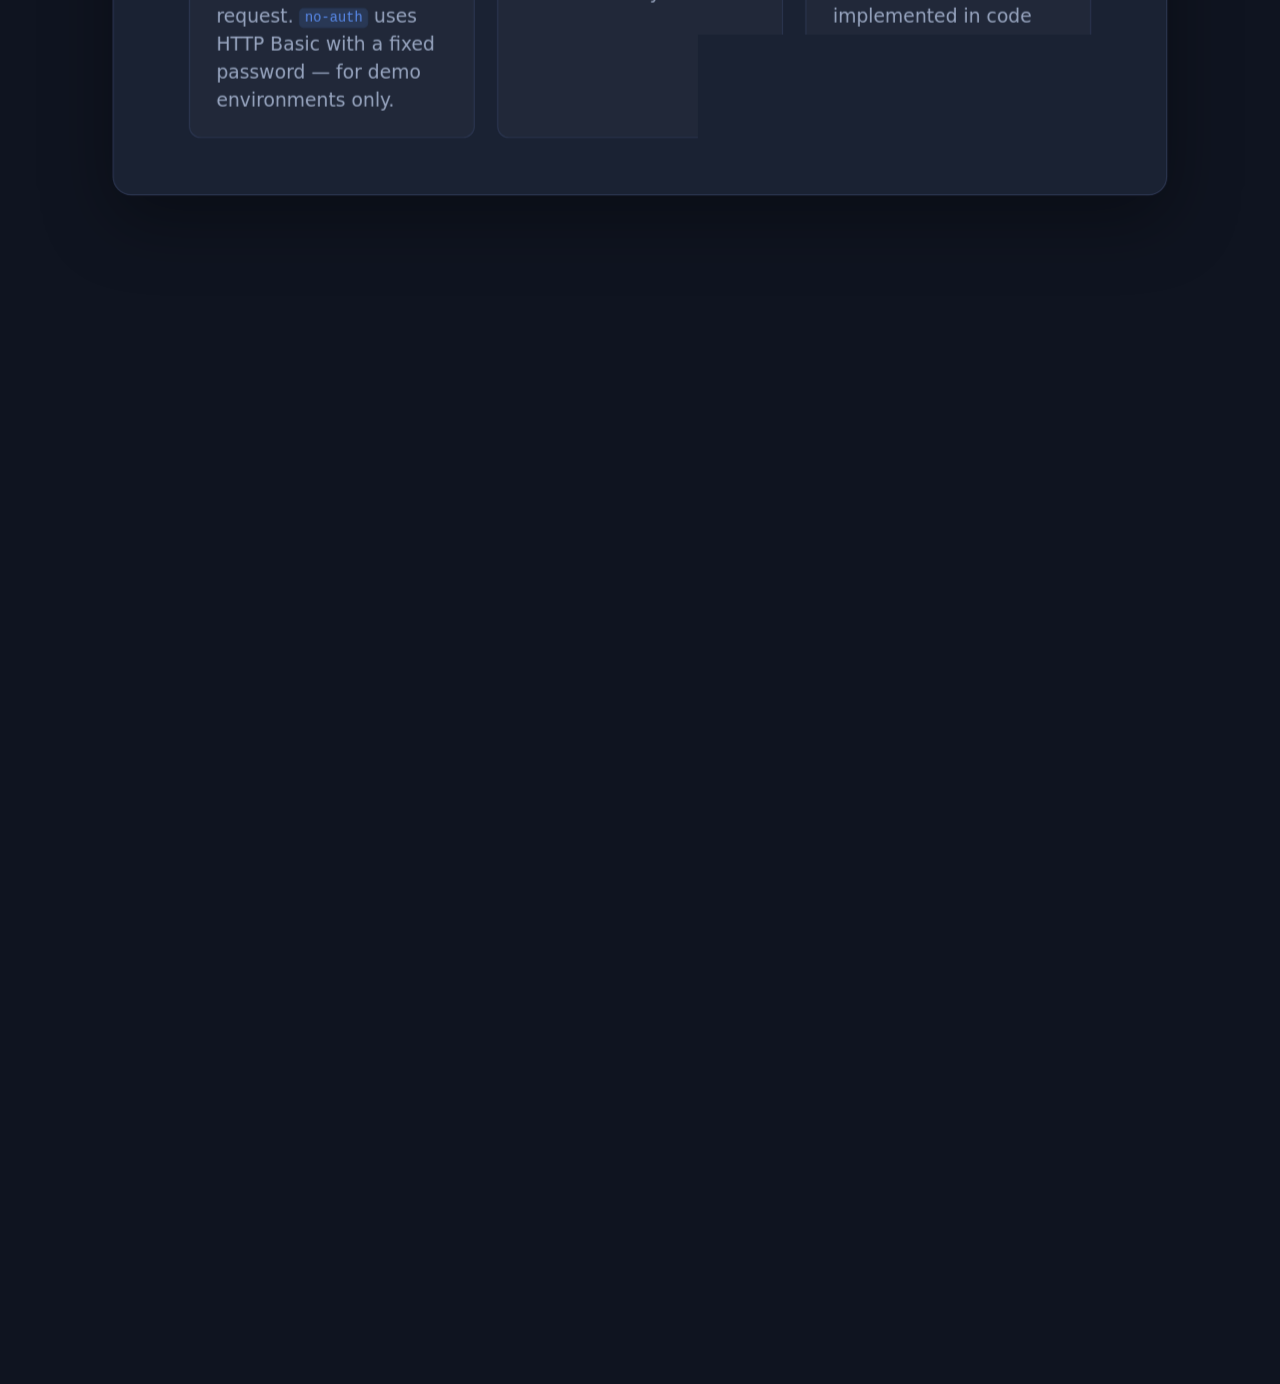
<file: innovator-jroesner/index.html>
<!DOCTYPE html>
<html lang="en">
<head>
  <meta charset="utf-8" />
  <title>ARENA Innovator — Overview</title>
  <meta name="viewport" content="width=device-width, initial-scale=1" />
  <link rel="stylesheet" href="style.css" />
</head>
<body class="impress-not-supported">

<div id="lang-toggle" aria-label="Language">
  <button type="button" data-lang-btn="en">EN</button>
  <button type="button" data-lang-btn="de">DE</button>
</div>

<div class="fallback-message">
  <p>Your browser <b>doesn't support the features required</b> by impress.js, so you are presented
  with a simplified version of this presentation.</p>
  <p>For the best experience please use the latest <b>Chrome</b>, <b>Safari</b> or <b>Firefox</b>.</p>
</div>

<div id="impress"
     data-transition-duration="1000"
     data-width="1024"
     data-height="768">

  <!-- 1. Title -->
  <div id="title" class="step slide" data-x="0" data-y="0" data-scale="1">
    <div class="i18n-en">
      <span class="eyebrow">Ticket #263</span>
      <h1>ARENA Innovator</h1>
      <p class="subtitle">A guided tour of the tech stack, architecture, and deployment behind the
        project — built for onboarding new teammates and stakeholders.</p>
      <p class="hint">Use → / space / click to move on</p>
    </div>
    <div class="i18n-de">
      <span class="eyebrow">Ticket #263</span>
      <h1>ARENA Innovator</h1>
      <p class="subtitle">Ein geführter Rundgang durch Technologie-Stack, Architektur und
        Deployment des Projekts — zum Onboarding neuer Teammitglieder und Stakeholder.</p>
      <p class="hint">Weiter mit → / Leertaste / Klick</p>
    </div>
  </div>

  <!-- 2. Tech stack -->
  <div id="stack" class="step slide" data-x="1100" data-y="0" data-scale="1">
    <div class="i18n-en">
      <span class="eyebrow">Tech Stack</span>
      <h2>Two independent apps, one repo</h2>
    </div>
    <div class="i18n-de">
      <span class="eyebrow">Technologie-Stack</span>
      <h2>Zwei unabhängige Apps, ein Repo</h2>
    </div>
    <div class="cards">
      <div class="card">
        <h3>Frontend</h3>
        <p class="i18n-en">Angular 21 — standalone components, signals, Angular Material.</p>
        <p class="i18n-de">Angular 21 — Standalone Components, Signals, Angular Material.</p>
      </div>
      <div class="card">
        <h3>Backend</h3>
        <p class="i18n-en">Spring Boot 4 on Java 25.</p>
        <p class="i18n-de">Spring Boot 4 auf Java 25.</p>
      </div>
      <div class="card">
        <h3 class="i18n-en">Database</h3>
        <h3 class="i18n-de">Datenbank</h3>
        <p class="i18n-en">PostgreSQL (H2 for zero-dependency local runs).</p>
        <p class="i18n-de">PostgreSQL (H2 für lokale Läufe ganz ohne Abhängigkeiten).</p>
      </div>
      <div class="card">
        <h3>i18n</h3>
        <p class="i18n-en">English + German, both real buildable locales — switchable live from
          the toolbar.</p>
        <p class="i18n-de">Englisch + Deutsch, beide echte, buildbare Locales — live über die
          Toolbar umschaltbar.</p>
      </div>
    </div>
    <p class="note i18n-en">No unifying build tool by design — Maven and npm stay independent
      (see <code>MIGRATION.md</code>).</p>
    <p class="note i18n-de">Bewusst kein einheitliches Build-Tool — Maven und npm bleiben
      unabhängig (siehe <code>MIGRATION.md</code>).</p>
  </div>

  <!-- 3. Architecture -->
  <div id="architecture" class="step slide" data-x="2200" data-y="0" data-scale="1">
    <div class="i18n-en">
      <span class="eyebrow">Architecture</span>
      <h2>Monorepo, layered cleanly</h2>
    </div>
    <div class="i18n-de">
      <span class="eyebrow">Architektur</span>
      <h2>Monorepo, sauber geschichtet</h2>
    </div>
    <div class="cards">
      <div class="card">
        <h3 class="i18n-en">Repo layout</h3>
        <h3 class="i18n-de">Repo-Struktur</h3>
        <p class="i18n-en"><code>apps/backend</code> + <code>apps/frontend</code>, consolidated
          from two separate repos (history kept in the originals — see
          <code>MIGRATION.md</code>).</p>
        <p class="i18n-de"><code>apps/backend</code> + <code>apps/frontend</code>, zusammengeführt
          aus zwei getrennten Repos (Historie bleibt in den Originalen erhalten — siehe
          <code>MIGRATION.md</code>).</p>
      </div>
      <div class="card">
        <h3 class="i18n-en">Backend layers</h3>
        <h3 class="i18n-de">Backend-Schichten</h3>
        <p class="i18n-en"><code>controller → services → repositorys → entities</code>, with
          MapStruct DTOs that carry relations only as IDs.</p>
        <p class="i18n-de"><code>controller → services → repositorys → entities</code>, mit
          MapStruct-DTOs, die Relationen nur als IDs führen.</p>
      </div>
      <div class="card">
        <h3 class="i18n-en">Frontend layers</h3>
        <h3 class="i18n-de">Frontend-Schichten</h3>
        <p class="i18n-en"><code>features/*</code>, <code>core/*</code>, <code>shared/*</code> —
          feature-based, no NgModules.</p>
        <p class="i18n-de"><code>features/*</code>, <code>core/*</code>, <code>shared/*</code> —
          feature-basiert, keine NgModules.</p>
      </div>
    </div>
  </div>

  <!-- 4. Deployment & environments -->
  <div id="deployment" class="step slide" data-x="1100" data-y="900" data-scale="1">
    <div class="i18n-en">
      <span class="eyebrow">Deployment &amp; Environments</span>
      <h2>From laptop to production</h2>
    </div>
    <div class="i18n-de">
      <span class="eyebrow">Deployment &amp; Umgebungen</span>
      <h2>Vom Laptop bis in die Produktion</h2>
    </div>
    <div class="cards">
      <div class="card">
        <h3 class="i18n-en">Local dev</h3>
        <h3 class="i18n-de">Lokale Entwicklung</h3>
        <p class="i18n-en">Docker/Podman for the dev Postgres container; a plain H2 file DB needs
          nothing at all to boot.</p>
        <p class="i18n-de">Docker/Podman für den dev-Postgres-Container; eine reine
          H2-Datei-Datenbank braucht zum Starten überhaupt nichts.</p>
      </div>
      <div class="card">
        <h3 class="i18n-en">Environments</h3>
        <h3 class="i18n-de">Umgebungen</h3>
        <p class="i18n-en"><code>dev</code> (Postgres, schema validated) and <code>demo</code>
          (Postgres, schema pre-existing) backend profiles.</p>
        <p class="i18n-de">Backend-Profile <code>dev</code> (Postgres, Schema wird validiert) und
          <code>demo</code> (Postgres, Schema bereits vorhanden).</p>
      </div>
      <div class="card">
        <h3 class="i18n-en">Real GitOps CD</h3>
        <h3 class="i18n-de">Echtes GitOps-CD</h3>
        <p class="i18n-en">Merging to <code>main</code>/<code>develop</code> builds a Docker
          image, pushes it to GHCR, then auto-commits the new image tag into a separate GitOps
          config repo — from there it's picked up (ArgoCD). Not just build-and-test.</p>
        <p class="i18n-de">Ein Merge nach <code>main</code>/<code>develop</code> baut ein
          Docker-Image, pusht es zur GHCR und committet den neuen Image-Tag automatisch in ein
          separates GitOps-Config-Repo — von dort wird er übernommen (ArgoCD). Nicht nur
          Build-and-Test.</p>
      </div>
    </div>
  </div>

  <!-- 5. Auth -->
  <div id="auth" class="step slide" data-x="0" data-y="900" data-scale="1">
    <div class="i18n-en">
      <span class="eyebrow">Authentication</span>
      <h2>One switch, kept in sync on both sides</h2>
    </div>
    <div class="i18n-de">
      <span class="eyebrow">Authentifizierung</span>
      <h2>Ein Schalter, auf beiden Seiten synchron gehalten</h2>
    </div>
    <div class="cards">
      <div class="card">
        <h3>Backend <code>security.mode</code></h3>
        <p class="i18n-en"><code>default</code> permits everything, assuming an upstream identity
          layer already authenticated the request. <code>no-auth</code> uses HTTP Basic with a
          fixed password — for demo environments only.</p>
        <p class="i18n-de"><code>default</code> erlaubt alles und geht davon aus, dass eine
          vorgelagerte Identity-Schicht die Anfrage bereits authentifiziert hat.
          <code>no-auth</code> nutzt HTTP Basic mit festem Passwort — nur für
          Demo-Umgebungen.</p>
      </div>
      <div class="card">
        <h3>Frontend <code>authType</code></h3>
        <p class="i18n-en">Read from <code>assets/config.json</code> at runtime, not compiled
          in — must match the backend's mode or auth breaks silently.</p>
        <p class="i18n-de">Wird zur Laufzeit aus <code>assets/config.json</code> gelesen, nicht
          eincompiliert — muss zum Backend-Modus passen, sonst bricht die Authentifizierung
          stillschweigend.</p>
      </div>
      <div class="card">
        <h3 class="i18n-en">Where this is headed</h3>
        <h3 class="i18n-de">Wohin die Reise geht</h3>
        <p class="i18n-en">Team decided on Keycloak + OAuth2-Proxy with GitHub as identity
          provider (#254). Not implemented in code yet — tracked in #255/#256, both still
          open.</p>
        <p class="i18n-de">Das Team hat sich für Keycloak + OAuth2-Proxy mit GitHub als Identity
          Provider entschieden (#254). Im Code noch nicht umgesetzt — nachverfolgt in
          #255/#256, beide noch offen.</p>
      </div>
    </div>
  </div>

  <!-- 6. Feature highlights -->
  <div id="features" class="step slide" data-x="2200" data-y="900" data-scale="1">
    <div class="i18n-en">
      <span class="eyebrow">Feature Highlights</span>
      <h2>What the Innovator actually does</h2>
    </div>
    <div class="i18n-de">
      <span class="eyebrow">Feature-Highlights</span>
      <h2>Was der Innovator wirklich kann</h2>
    </div>
    <div class="lifecycle">
      <span class="chip">DRAFT</span>
      <span class="arrow">→</span>
      <span class="chip">PUBLISHED</span>
      <span class="arrow">→</span>
      <span class="chip">REVIEW</span>
      <span class="arrow">→</span>
      <span class="chip">APPROVED / REJECTED</span>
      <span class="arrow">→</span>
      <span class="chip">PROGRESS</span>
      <span class="arrow">→</span>
      <span class="chip">ARCHIVED</span>
    </div>
    <div class="cards">
      <div class="card">
        <h3 class="i18n-en">Roles</h3>
        <h3 class="i18n-de">Rollen</h3>
        <p class="i18n-en"><code>EMPLOYEE</code>, <code>ORGANISATOR</code>, <code>ADMIN</code> —
          organisators can move ideas forward, but not their own.</p>
        <p class="i18n-de"><code>EMPLOYEE</code>, <code>ORGANISATOR</code>, <code>ADMIN</code> —
          Organisatoren können Ideen weiterschalten, aber nicht ihre eigenen.</p>
      </div>
      <div class="card">
        <h3>Voting &amp; Review</h3>
        <p class="i18n-en">Likes only while an idea is <code>PUBLISHED</code>/<code>REVIEW</code>/
          <code>APPROVED</code>/<code>PROGRESS</code>; drafts are visible only to their
          owner.</p>
        <p class="i18n-de">Likes nur solange eine Idee <code>PUBLISHED</code>/<code>REVIEW</code>/
          <code>APPROVED</code>/<code>PROGRESS</code> ist; Entwürfe sind nur für ihre Besitzer
          sichtbar.</p>
      </div>
      <div class="card">
        <h3 class="i18n-en">History &amp; tags</h3>
        <h3 class="i18n-de">Historie &amp; Tags</h3>
        <p class="i18n-en">Every idea's core fields are versioned and browsable via
          <code>/ideas/{id}/versions</code>; tags are soft-hidden instead of deleted while
          still in use.</p>
        <p class="i18n-de">Die Kernfelder jeder Idee werden versioniert und sind über
          <code>/ideas/{id}/versions</code> einsehbar; Tags werden bei Nutzung soft-versteckt
          statt gelöscht.</p>
      </div>
    </div>
  </div>

  <!-- 7. Known gaps -->
  <div id="gaps" class="step slide" data-x="2200" data-y="1800" data-scale="1">
    <div class="i18n-en">
      <span class="eyebrow">Don't Be Surprised</span>
      <h2>What's not built yet</h2>
    </div>
    <div class="i18n-de">
      <span class="eyebrow">Nicht wundern</span>
      <h2>Was noch nicht gebaut ist</h2>
    </div>
    <div class="cards">
      <div class="card">
        <h3 class="i18n-en">Comments are mocked</h3>
        <h3 class="i18n-de">Kommentare sind nur Mock</h3>
        <p class="i18n-en">The <code>Comment</code> entity/DTOs exist, but there's no REST
          endpoint for it — the UI's comment section is currently hardcoded placeholder text.</p>
        <p class="i18n-de">Die <code>Comment</code>-Entity/DTOs existieren, aber es gibt keinen
          REST-Endpunkt dafür — der Kommentarbereich im UI zeigt aktuell fest codierten
          Platzhaltertext.</p>
      </div>
      <div class="card">
        <h3 class="i18n-en">No notifications</h3>
        <h3 class="i18n-de">Keine Benachrichtigungen</h3>
        <p class="i18n-en">No email/notification system exists — status changes notify no one;
          the frontend would have to poll.</p>
        <p class="i18n-de">Es gibt kein E-Mail-/Benachrichtigungssystem — Statusänderungen
          informieren niemanden; das Frontend müsste pollen.</p>
      </div>
      <div class="card">
        <h3 class="i18n-en">No admin tooling</h3>
        <h3 class="i18n-de">Keine Admin-Tools</h3>
        <p class="i18n-en">The <code>ADMIN</code> role exists, but there's no admin panel or
          endpoints yet, and no Actuator/observability endpoints either.</p>
        <p class="i18n-de">Die Rolle <code>ADMIN</code> existiert, aber es gibt weder ein
          Admin-Panel noch passende Endpunkte, ebenso wenig Actuator-/Observability-Endpunkte.</p>
      </div>
      <div class="card">
        <h3 class="i18n-en">Schema, not migrations</h3>
        <h3 class="i18n-de">Schema statt Migrationen</h3>
        <p class="i18n-en">No Flyway/Liquibase — the SQL schema is Hibernate-generated and
          committed to git, with CI failing the build if it drifts from the entities.</p>
        <p class="i18n-de">Kein Flyway/Liquibase — das SQL-Schema wird von Hibernate generiert
          und ins Git committet; die CI lässt den Build fehlschlagen, wenn es von den Entities
          abweicht.</p>
      </div>
    </div>
  </div>

  <!-- 8. Closing -->
  <div id="closing" class="step slide" data-x="3300" data-y="450" data-scale="1.4" data-rotate="0">
    <div class="i18n-en">
      <span class="eyebrow">Thanks for watching</span>
      <h1>Questions?</h1>
      <p class="subtitle">More detail in <code>README.md</code> and the per-app
        <code>CLAUDE.md</code> files.</p>
      <p class="hint">This is a draft version for #263 — one of several candidate landing
        pages the team will compare.</p>
    </div>
    <div class="i18n-de">
      <span class="eyebrow">Danke fürs Zuschauen</span>
      <h1>Fragen?</h1>
      <p class="subtitle">Mehr Details in <code>README.md</code> und den
        <code>CLAUDE.md</code>-Dateien der einzelnen Apps.</p>
      <p class="hint">Dies ist eine Entwurfsversion für #263 — eine von mehreren
        Kandidaten-Landingpages, die das Team vergleichen wird.</p>
    </div>
  </div>

</div>

<div id="impress-toolbar"></div>

<script src="script.js"></script>
<script src="vendor/impress.js"></script>
<script>impress().init();</script>
</body>
</html>
</file>
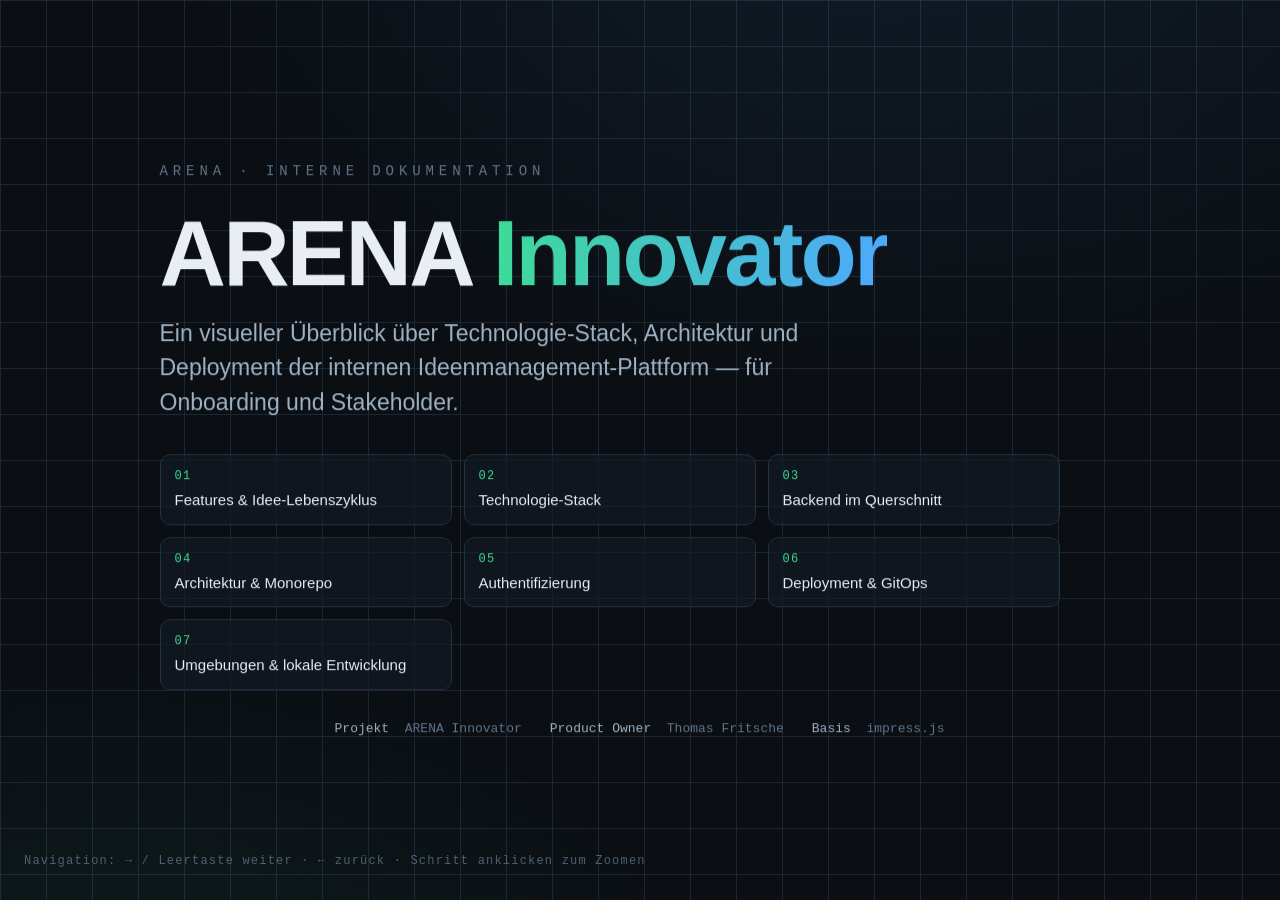
<file: innovator-sdederer/index.html>
<!doctype html>
<html lang="de">
<head>
    <meta charset="utf-8">
    <meta name="viewport" content="width=1024">
    <title>ARENA Innovator — Technologie- &amp; Deployment-Überblick</title>
    <link href="style.css" rel="stylesheet">
</head>
<body class="impress-not-supported">

<div class="fallback-message">
    <p>Dein Browser <b>unterstützt die von impress.js benötigten Features nicht</b>, daher siehst
        du eine vereinfachte Version dieser Präsentation.</p>
    <p>Für das beste Erlebnis nutze bitte ein aktuelles <b>Chrome</b>, <b>Safari</b> oder <b>Firefox</b>.</p>
</div>

<div id="impress" data-transition-duration="800">

    <!-- 01 · COVER -->
    <div id="cover" class="step" data-x="0" data-y="0" data-scale="1">
        <p class="cover-brand">ARENA · Interne Dokumentation</p>
        <h1 class="cover-title">
            <span class="arena">ARENA</span>
            <span class="innov">Innovator</span>
        </h1>
        <p class="cover-sub">Ein visueller Überblick über Technologie-Stack, Architektur und
            Deployment der internen Ideenmanagement-Plattform &mdash; für Onboarding und Stakeholder.</p>

        <ol class="cover-index">
            <li><span class="n">01</span> Features &amp; Idee-Lebenszyklus</li>
            <li><span class="n">02</span> Technologie-Stack</li>
            <li><span class="n">03</span> Backend im Querschnitt</li>
            <li><span class="n">04</span> Architektur &amp; Monorepo</li>
            <li><span class="n">05</span> Authentifizierung</li>
            <li><span class="n">06</span> Deployment &amp; GitOps</li>
            <li><span class="n">07</span> Umgebungen &amp; lokale Entwicklung</li>
        </ol>

        <div class="cover-meta">
            <span><b>Projekt</b> &nbsp;ARENA Innovator</span>
            <span><b>Product Owner</b> &nbsp;Thomas Fritsche</span>
            <span><b>Basis</b> &nbsp;impress.js</span>
        </div>
    </div>

    <!-- 02 · FEATURES & LIFECYCLE -->
    <div class="step" data-x="1800" data-y="0">
        <div class="panel">
            <span class="sheet-tag">01 / 07</span>
            <p class="kicker">Was der Innovator kann</p>
            <h2>Von der Idee zum Projekt</h2>
            <p class="lead">Mitarbeitende reichen Ideen ein, das Team bewertet und prüft sie &mdash;
                angenommene Ideen werden zu echten Projekten.</p>
            <div class="feature-grid">
                <div class="feature">
                    <span class="num">FEAT · 01</span>
                    <h3>Ideen einreichen</h3>
                    <p>Erfassung inkl. Beschreibung &amp; Kategorie. Entwürfe sind nur für den Autor sichtbar.</p>
                </div>
                <div class="feature">
                    <span class="num">FEAT · 02</span>
                    <h3>Voting</h3>
                    <p>Das Team stimmt über veröffentlichte Ideen ab &mdash; die relevantesten steigen auf.</p>
                </div>
                <div class="feature">
                    <span class="num">FEAT · 03</span>
                    <h3>Review-Workflow</h3>
                    <p>Organisator:innen prüfen Ideen; ein Verdikt pro Review &mdash; angenommen oder abgelehnt.</p>
                </div>
            </div>

            <p class="kicker" style="margin-top:24px">Idee als Zustandsautomat</p>
            <div class="lifecycle">
                <div class="lc-node"><b>Draft</b><small>nur Autor</small></div>
                <div class="lc-arrow"><span class="glyph">→</span>publish</div>
                <div class="lc-node"><b>Published</b><small>für alle</small></div>
                <div class="lc-arrow"><span class="glyph">→</span>submit</div>
                <div class="lc-node"><b>Review</b><small>Verdikt offen</small></div>
                <div class="lc-arrow"><span class="glyph">→</span>approve</div>
                <div class="lc-node"><b>Approved</b><small>freigegeben</small></div>
                <div class="lc-arrow"><span class="glyph">→</span>start</div>
                <div class="lc-node"><b>Progress</b><small>in Umsetzung</small></div>
                <div class="lc-arrow"><span class="glyph">⇢</span>auto</div>
                <div class="lc-node"><b>Archived</b><small>ausgelaufen</small></div>
                <div class="lc-arrow"><span class="glyph">↘</span>reject</div>
                <div class="lc-node reject"><b>Rejected</b><small>abgelehnt</small></div>
            </div>
            <p class="lc-note">Rollen <strong>Employee</strong> &amp; <strong>Organisator</strong> treiben die Übergänge &middot;
                Archivierung durch einen Job um 00:00 UTC &middot; abgelehnte &amp; archivierte Ideen bleiben sichtbar</p>
        </div>
    </div>

    <!-- 03 · TECH STACK -->
    <div class="step" data-x="3600" data-y="0">
        <div class="panel">
            <span class="sheet-tag">02 / 07</span>
            <p class="kicker">Technologie-Stack</p>
            <h2>Eine Anfrage, drei Schichten</h2>
            <div class="stack">
                <div class="layer fe">
                    <div>
                        <div class="tier">Frontend</div>
                        <div class="name">Angular</div>
                    </div>
                    <ul class="chips">
                        <li>standalone components — keine NgModules</li>
                        <li>Interceptors &amp; Guards als Funktionen</li>
                        <li>feature-basierte Ordnerstruktur</li>
                        <li>Build: npm</li>
                    </ul>
                </div>
                <div class="flow-arrow">▼ &nbsp; REST · HTTP · JSON &nbsp; ▼</div>
                <div class="layer be">
                    <div>
                        <div class="tier">Backend</div>
                        <div class="name">Spring Boot 4 <small>· Java 25</small></div>
                    </div>
                    <ul class="chips">
                        <li>Build: Maven</li>
                        <li>Spring Data JPA</li>
                        <li>MapStruct (Entity ↔ DTO)</li>
                        <li>REST API</li>
                    </ul>
                </div>
                <div class="flow-arrow">▼ &nbsp; SQL &nbsp; ▼</div>
                <div class="layer db">
                    <div>
                        <div class="tier">Datenbank</div>
                        <div class="name">PostgreSQL</div>
                    </div>
                    <ul class="chips">
                        <li>PostgreSQL — jede deployte Umgebung</li>
                        <li>H2 file-based — lokale Entwicklung ohne Setup</li>
                    </ul>
                </div>
            </div>
        </div>
    </div>

    <!-- 04 · BACKEND CROSS-SECTION -->
    <div class="step" data-x="5400" data-y="0">
        <div class="panel">
            <span class="sheet-tag">03 / 07</span>
            <p class="kicker">Backend im Querschnitt · apps/backend</p>
            <h2>Klare Schichtung von der HTTP-Kante zur DB</h2>
            <div class="strata">
                <div class="stratum">
                    <span class="depth">01</span><strong>controller</strong>
                    <span class="note">HTTP-Kante — spricht ausschließlich DTOs</span>
                </div>
                <div class="stratum">
                    <span class="depth">02</span><strong>services</strong>
                    <span class="note">Geschäftslogik &amp; Regeln</span>
                </div>
                <div class="stratum">
                    <span class="depth">03</span><strong>repositorys<span class="sic">sic</span></strong>
                    <span class="note">Spring Data JPA — Persistenzzugriff</span>
                </div>
                <div class="stratum">
                    <span class="depth">04</span><strong>entities</strong>
                    <span class="note">JPA-Objektgraph — verschachtelte Relationen</span>
                </div>
            </div>
            <p class="mapper"><b>MapStruct</b> mappt den verschachtelten Entity-Graph auf flache DTOs.
                Relationen überqueren die API <strong>nur als IDs</strong>, nie als geschachtelte Objekte &mdash;
                der Contract bleibt flach.</p>
        </div>
    </div>

    <!-- 05 · ARCHITECTURE / MONOREPO -->
    <div class="step" data-x="7200" data-y="0">
        <div class="panel">
            <span class="sheet-tag">04 / 07</span>
            <p class="kicker">Architektur · Monorepo (#251)</p>
            <h2>Ein Repo, zwei unabhängige Apps</h2>
            <div class="two-col">
                <div class="card fe">
                    <h3><span class="dot"></span> apps/frontend</h3>
                    <ul>
                        <li>Angular Single-Page-App</li>
                        <li>eigene Abhängigkeiten &amp; Versionierung</li>
                        <li>CI: <code>frontend-*.yml</code>, Pfadfilter <code>apps/frontend/**</code></li>
                    </ul>
                </div>
                <div class="card be">
                    <h3><span class="dot"></span> apps/backend</h3>
                    <ul>
                        <li>Spring Boot API</li>
                        <li>eigene Abhängigkeiten &amp; Versionierung</li>
                        <li>CI: <code>backend-*.yml</code>, Pfadfilter <code>apps/backend/**</code></li>
                    </ul>
                </div>
            </div>
            <p style="margin-top:20px"><code style="font-family:var(--mono);color:var(--accent)">./run &lt;action&gt; &lt;app&gt;</code>
                ist ein <strong>Dispatcher</strong>, kein Build-System &mdash; bewusst keine vereinheitlichende
                Toolchain darüber. Doku liegt zentral im Repo
                (<code style="font-family:var(--mono);color:var(--accent)">README.md</code>,
                <code style="font-family:var(--mono);color:var(--accent)">CLAUDE.md</code>,
                <code style="font-family:var(--mono);color:var(--accent)">MIGRATION.md</code>).</p>
        </div>
    </div>

    <!-- 06 · AUTHENTICATION -->
    <div class="step" data-x="9000" data-y="0">
        <div class="panel">
            <span class="sheet-tag">05 / 07</span>
            <p class="kicker">Authentifizierung (#255 · #256)</p>
            <h2>Pragmatisch heute, föderiert als Ziel</h2>
            <div class="auth-cols">
                <div class="auth-col now">
                    <h3>Heute <span class="tag">interim</span></h3>
                    <div class="mode">
                        <code>security.mode = default</code>
                        <p>Lässt alle Requests durch — echte Auth wird <strong>vorgelagert</strong> angenommen.</p>
                    </div>
                    <div class="mode">
                        <code>security.mode = no-auth</code>
                        <p>HTTP Basic; Passwort jedes Seed-Users ist <code>"no-auth"</code> — für lokale Dev &amp; Demo.</p>
                    </div>
                    <p class="roles">Rollen: <code>EMPLOYEE</code> · <code>ORGANISATOR</code> · <code>ADMIN</code></p>
                </div>
                <div class="auth-col next">
                    <h3>Ziel <span class="tag">föderiert</span></h3>
                    <ul class="chain">
                        <li><span class="step-n">1</span><span><b>GitHub</b><small>Identity Provider — vorhandenes Konto</small></span><span class="status ext">extern</span></li>
                        <li><span class="step-n">2</span><span><b>Keycloak</b><small>Realm, GitHub als einzige Login-Methode</small></span><span class="status ok">konfiguriert</span></li>
                        <li><span class="step-n">3</span><span><b>OAuth2-Proxy</b><small>vorgeschaltet, als Init-Container im Helm-Chart</small></span><span class="status wip">verdrahtet</span></li>
                        <li><span class="step-n">4</span><span><b>ARENA App</b><small>OAuth2-Backend + Login-Flow</small></span><span class="status wip">in Arbeit</span></li>
                    </ul>
                </div>
            </div>
            <p class="lc-note" style="margin-top:16px">Bewusst sequenziert: Die Infrastruktur bleibt aus, bis die
                App-Seite steht &mdash; dann ist das Aktivieren ein Schalter, kein Projekt.</p>
        </div>
    </div>

    <!-- 07 · DEPLOYMENT -->
    <div class="step" data-x="10800" data-y="0">
        <div class="panel">
            <span class="sheet-tag">06 / 07</span>
            <p class="kicker">Deployment &amp; Infrastruktur</p>
            <h2>Container rein, GitOps raus</h2>
            <div class="pipe">
                <div class="stage">
                    <span class="s-name">Multi-Stage Image</span>
                    <span class="s-tool">Maven → Temurin JRE · non-root</span>
                </div>
                <div class="hop">→</div>
                <div class="stage">
                    <span class="s-name">gitops-config</span>
                    <span class="s-tool">Helm-Charts, 1 pro App</span>
                </div>
                <div class="hop">→</div>
                <div class="stage">
                    <span class="s-name">ArgoCD</span>
                    <span class="s-tool">auto-sync · self-heal · prune</span>
                </div>
                <div class="hop">→</div>
                <div class="stage">
                    <span class="s-name">Cluster</span>
                    <span class="s-tool">Podman / Docker</span>
                </div>
            </div>
            <p>Das Build-Image ist <strong>mehrstufig</strong>: Maven kompiliert das JAR, die Build-Stage wird
                verworfen (Toolchain wird nie ausgeliefert), es läuft nur ein schlankes Temurin-JRE als
                <strong>non-root</strong>. Ein Merge in <strong>gitops-config</strong> <em>ist</em> das Deployment:
                <strong>ArgoCD</strong> gleicht den Cluster kontinuierlich mit Git ab &mdash; Drift wird geheilt,
                verwaiste Ressourcen werden entfernt.</p>
            <p class="lc-note">Cluster-Zustand ≡ Repo-Zustand — kein Click-Ops.</p>
        </div>
    </div>

    <!-- 08 · ENVIRONMENTS & LOCAL DEV -->
    <div class="step" data-x="12600" data-y="0">
        <div class="panel">
            <span class="sheet-tag">07 / 07</span>
            <p class="kicker">Umgebungen &amp; lokale Entwicklung</p>
            <h2>Von <code style="font-family:var(--mono);color:var(--accent)">./run</code> bis zum Cluster</h2>

            <span class="run-cmd">./run
                <span class="sub">db hochfahren · starten · testen — ein Kommando</span>
            </span>
            <div class="split2">
                <div class="opt default">
                    <span class="flag">default</span>
                    <h3>Echtes PostgreSQL im Container</h3>
                    <p>Docker/Podman, mit Demo-Daten geseedet &mdash; Schema gegen die committete Schema-Datei geprüft.</p>
                </div>
                <div class="opt h2">
                    <span class="flag">--h2 (opt-in)</span>
                    <h3>File-based H2, null Infrastruktur</h3>
                    <p>Leere lokale Datei-DB, komplett ohne Docker &mdash; sofort startklar.</p>
                </div>
            </div>

            <p class="kicker" style="margin-top:22px">Deployte Umgebungen</p>
            <div class="env-row">
                <div class="env dev"><span class="badge">dev</span><p>Kontinuierliche Integration — schnelles Feedback.</p></div>
                <div class="env demo"><span class="badge">demo</span><p>Öffentlich vorführbarer Stand für Stakeholder.</p></div>
                <div class="env staging"><span class="badge">staging</span><p>Produktionsnahe Absicherung vor dem Rollout.</p></div>
            </div>
        </div>
    </div>

    <!-- 09 · OUTRO / OVERVIEW -->
    <div id="outro" class="step" data-x="7200" data-y="-2800" data-scale="3">
        <p class="kicker" style="text-align:center">Das große Ganze</p>
        <h2>Idee → Voting → Review → Projekt</h2>
        <p class="lead" style="margin:0 auto">Angular vorne, Spring Boot 4 / Java 25 hinten, PostgreSQL
            als Speicher &mdash; abgesichert über Keycloak &amp; GitHub, mehrstufig containerisiert und per
            ArgoCD-GitOps über dev, demo und staging ausgerollt.</p>
        <ul class="map-legend">
            <li><b>STACK</b> &nbsp;Angular · Spring Boot 4 · Java 25 · PostgreSQL / H2</li>
            <li><b>BACKEND</b> &nbsp;controller → service → repository → entity · MapStruct</li>
            <li><b>AUTH</b> &nbsp;OAuth2-Proxy · Keycloak · GitHub IdP</li>
            <li><b>DEPLOY</b> &nbsp;Multi-Stage · Helm · ArgoCD · GitOps</li>
        </ul>
    </div>

</div>

<p class="hint">Navigation: → / Leertaste weiter · ← zurück · Schritt anklicken zum Zoomen</p>

<script src="vendor/impress.js"></script>
<script>impress().init();</script>

</body>
</html>
</file>
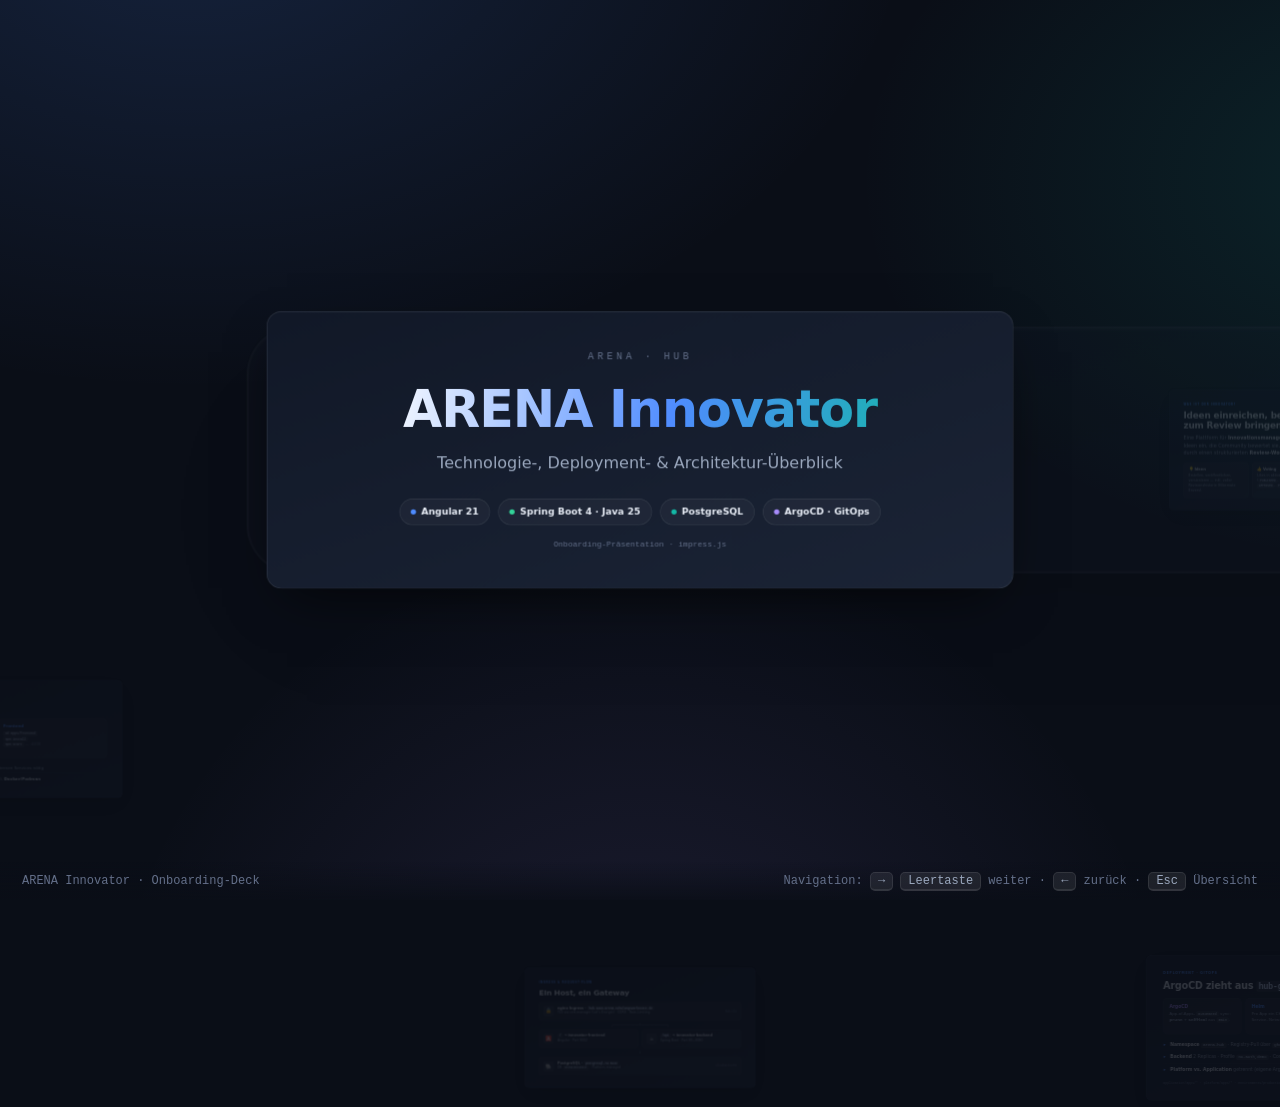
<file: landingpages/sascha/index.html>
<!DOCTYPE html>
<html lang="de">
<head>
  <meta charset="utf-8" />
  <meta name="viewport" content="width=device-width, initial-scale=1, maximum-scale=1, user-scalable=no" />
  <title>ARENA Innovator — Technologie- &amp; Deployment-Überblick</title>
  <style>
    /* ============================================================
       ARENA Innovator — impress.js Landingpage
       Self-contained: keine externen CDN-/Font-Abhängigkeiten.
       ============================================================ */

    :root {
      --bg-0: #0a0e17;
      --bg-1: #111827;
      --bg-2: #1b2436;
      --ink: #e8edf6;
      --ink-dim: #9aa7bd;
      --ink-faint: #64708a;
      --accent: #4f8cff;      /* Angular/Spring blue */
      --accent-2: #14b8a6;    /* teal */
      --accent-3: #f59e0b;    /* amber */
      --accent-4: #a78bfa;    /* violet */
      --danger: #f87171;
      --ok: #34d399;
      --line: rgba(255,255,255,.09);
      --card: rgba(255,255,255,.035);
      --card-brd: rgba(255,255,255,.10);
      --mono: ui-monospace, "SF Mono", "Cascadia Code", "JetBrains Mono", Consolas, monospace;
      --sans: system-ui, -apple-system, "Segoe UI", Roboto, "Helvetica Neue", Arial, sans-serif;
    }

    html, body {
      margin: 0;
      padding: 0;
      background: var(--bg-0);
      color: var(--ink);
      font-family: var(--sans);
      -webkit-font-smoothing: antialiased;
      height: 100%;
    }

    /* Ambient background */
    body {
      background:
        radial-gradient(1200px 800px at 15% -10%, rgba(79,140,255,.16), transparent 60%),
        radial-gradient(1000px 700px at 110% 20%, rgba(20,184,166,.13), transparent 55%),
        radial-gradient(900px 900px at 50% 120%, rgba(167,139,250,.12), transparent 60%),
        var(--bg-0);
    }

    /* Fallback for browsers without impress.js support */
    .fallback-message {
      display: none;
      font-family: var(--sans);
      margin: 2em auto;
      max-width: 44em;
      padding: 1.2em 1.6em;
      border-radius: 14px;
      background: var(--bg-2);
      border: 1px solid var(--card-brd);
      color: var(--ink-dim);
    }
    .impress-not-supported .fallback-message { display: block; }
    .impress-not-supported #impress { display: none; }

    /* ---- Steps base ---- */
    .step {
      position: relative;
      width: 1040px;
      padding: 56px 64px;
      box-sizing: border-box;
      font-size: 20px;
      line-height: 1.55;
      opacity: .18;
      transition: opacity .6s ease;
    }
    .step.active { opacity: 1; }

    .impress-enabled .step {
      background: linear-gradient(160deg, var(--bg-1), var(--bg-2));
      border: 1px solid var(--card-brd);
      border-radius: 22px;
      box-shadow: 0 30px 80px -30px rgba(0,0,0,.75), inset 0 1px 0 rgba(255,255,255,.04);
    }

    .impress-enabled #impress { visibility: visible; }

    /* Typography helpers */
    h1, h2, h3 { margin: 0; font-weight: 700; letter-spacing: -.02em; line-height: 1.1; }
    .eyebrow {
      text-transform: uppercase;
      letter-spacing: .22em;
      font-size: 12px;
      font-weight: 700;
      color: var(--accent);
      margin-bottom: 18px;
    }
    p { margin: .5em 0; color: var(--ink-dim); }
    strong { color: var(--ink); font-weight: 650; }
    code {
      font-family: var(--mono);
      font-size: .86em;
      background: rgba(255,255,255,.07);
      border: 1px solid var(--line);
      padding: 1px 7px;
      border-radius: 6px;
      color: #cfe0ff;
    }
    .muted { color: var(--ink-faint); }
    .accent { color: var(--accent); }
    .accent2 { color: var(--accent-2); }
    .accent3 { color: var(--accent-3); }
    .accent4 { color: var(--accent-4); }

    /* ---- Title step ---- */
    #title { text-align: center; width: 1120px; }
    #title .logo {
      font-family: var(--mono);
      font-size: 15px;
      letter-spacing: .35em;
      color: var(--ink-faint);
      margin-bottom: 26px;
    }
    #title h1 {
      font-size: 76px;
      background: linear-gradient(100deg, #fff 10%, var(--accent) 55%, var(--accent-2) 95%);
      -webkit-background-clip: text; background-clip: text;
      -webkit-text-fill-color: transparent; color: transparent;
    }
    #title .tag { font-size: 24px; color: var(--ink-dim); margin-top: 20px; font-weight: 500; }
    #title .pills { margin-top: 34px; display: flex; gap: 12px; justify-content: center; flex-wrap: wrap; }

    .pill {
      display: inline-flex; align-items: center; gap: 8px;
      font-size: 14px; font-weight: 600;
      padding: 8px 16px; border-radius: 999px;
      background: var(--card); border: 1px solid var(--card-brd);
      color: var(--ink);
    }
    .dot { width: 8px; height: 8px; border-radius: 50%; display: inline-block; }

    /* ---- Grids & cards ---- */
    .grid { display: grid; gap: 16px; margin-top: 26px; }
    .g2 { grid-template-columns: 1fr 1fr; }
    .g3 { grid-template-columns: repeat(3, 1fr); }

    .card {
      background: var(--card);
      border: 1px solid var(--card-brd);
      border-radius: 16px;
      padding: 20px 22px;
    }
    .card h3 { font-size: 17px; margin-bottom: 8px; }
    .card p { font-size: 15px; margin: 0; line-height: 1.5; }
    .card .kv { font-size: 14px; color: var(--ink-dim); margin-top: 6px; }
    .card .kv b { color: var(--ink); }

    .lead { font-size: 22px; color: var(--ink-dim); max-width: 820px; }
    .lead b { color: var(--ink); }

    ul.clean { list-style: none; padding: 0; margin: 18px 0 0; }
    ul.clean li { padding: 9px 0 9px 26px; position: relative; font-size: 17px; color: var(--ink-dim); border-bottom: 1px solid var(--line); }
    ul.clean li:last-child { border-bottom: 0; }
    ul.clean li::before { content: "▸"; position: absolute; left: 2px; color: var(--accent); }
    ul.clean li b { color: var(--ink); }

    .tag-row { display: flex; flex-wrap: wrap; gap: 8px; margin-top: 16px; }
    .chip {
      font-family: var(--mono); font-size: 13px;
      padding: 5px 11px; border-radius: 8px;
      background: rgba(79,140,255,.10); border: 1px solid rgba(79,140,255,.28);
      color: #bcd4ff;
    }
    .chip.teal { background: rgba(20,184,166,.10); border-color: rgba(20,184,166,.30); color: #9beadd; }
    .chip.amber { background: rgba(245,158,11,.10); border-color: rgba(245,158,11,.30); color: #ffd98a; }
    .chip.violet { background: rgba(167,139,250,.10); border-color: rgba(167,139,250,.30); color: #d6c9ff; }

    /* ---- Lifecycle flow ---- */
    .flow { display: flex; align-items: center; flex-wrap: wrap; gap: 10px; margin-top: 28px; }
    .state {
      font-family: var(--mono); font-size: 14px; font-weight: 600;
      padding: 8px 14px; border-radius: 10px;
      background: var(--card); border: 1px solid var(--card-brd); color: var(--ink);
      white-space: nowrap;
    }
    .state.draft { border-color: rgba(100,112,138,.6); color: var(--ink-faint); }
    .state.pub { border-color: rgba(79,140,255,.5); color: #bcd4ff; }
    .state.rev { border-color: rgba(245,158,11,.5); color: #ffd98a; }
    .state.ok { border-color: rgba(52,211,153,.5); color: #a7f3d0; }
    .state.no { border-color: rgba(248,113,113,.5); color: #fca5a5; }
    .state.arch { border-color: rgba(167,139,250,.5); color: #d6c9ff; }
    .arrow { color: var(--ink-faint); font-size: 18px; }

    /* ---- Architecture diagram ---- */
    .arch { display: flex; flex-direction: column; gap: 14px; margin-top: 24px; }
    .layer {
      display: flex; align-items: center; gap: 16px;
      padding: 16px 20px; border-radius: 14px;
      background: var(--card); border: 1px solid var(--card-brd);
    }
    .layer .ico {
      flex: none; width: 44px; height: 44px; border-radius: 11px;
      display: grid; place-items: center; font-size: 22px;
      background: rgba(255,255,255,.05); border: 1px solid var(--line);
    }
    .layer .body { flex: 1; }
    .layer .body h3 { font-size: 16px; }
    .layer .body p { font-size: 14px; margin-top: 2px; }
    .layer .meta { font-family: var(--mono); font-size: 12px; color: var(--ink-faint); text-align: right; }
    .conn { text-align: center; color: var(--ink-faint); font-size: 16px; margin: -6px 0; }

    /* ---- Hints / footer inside steps ---- */
    .note {
      margin-top: 22px; font-size: 14px; color: var(--ink-faint);
      border-left: 2px solid var(--accent); padding-left: 14px;
    }
    .ref { font-family: var(--mono); font-size: 12px; color: var(--ink-faint); margin-top: 20px; }

    /* ---- Progress / hint bar (fixed) ---- */
    .hud {
      position: fixed; left: 0; right: 0; bottom: 0; z-index: 20;
      display: flex; justify-content: space-between; align-items: center;
      padding: 12px 22px; font-size: 12px; color: var(--ink-faint);
      font-family: var(--mono);
      background: linear-gradient(to top, rgba(10,14,23,.85), transparent);
      pointer-events: none;
    }
    .hud kbd {
      font-family: var(--mono); background: rgba(255,255,255,.08);
      border: 1px solid var(--line); border-bottom-width: 2px;
      border-radius: 5px; padding: 1px 7px; color: var(--ink-dim);
    }

    .big-num { font-family: var(--mono); font-size: 15px; color: var(--accent); font-weight: 700; }
  </style>
</head>
<body class="impress-not-supported">

  <div class="fallback-message">
    <p><b>Dein Browser unterstützt die für impress.js nötigen CSS3-3D-Transforms nicht.</b></p>
    <p>Bitte nutze eine aktuelle Version von Chrome, Edge, Firefox oder Safari, um die Präsentation anzusehen.</p>
  </div>

  <div id="impress" data-transition-duration="900">

    <!-- 1) TITLE -->
    <div id="title" class="step slide" data-x="0" data-y="0" data-scale="3">
      <div class="logo">ARENA · HUB</div>
      <h1>ARENA Innovator</h1>
      <div class="tag">Technologie-, Deployment- &amp; Architektur-Überblick</div>
      <div class="pills">
        <span class="pill"><span class="dot" style="background:var(--accent)"></span>Angular 21</span>
        <span class="pill"><span class="dot" style="background:var(--ok)"></span>Spring Boot 4 · Java 25</span>
        <span class="pill"><span class="dot" style="background:var(--accent-2)"></span>PostgreSQL</span>
        <span class="pill"><span class="dot" style="background:var(--accent-4)"></span>ArgoCD · GitOps</span>
      </div>
      <div class="ref">Onboarding-Präsentation · impress.js</div>
    </div>

    <!-- 2) WAS IST ES -->
    <div class="step" data-x="2900" data-y="0" data-scale="1">
      <div class="eyebrow">Was ist der Innovator?</div>
      <h2 style="font-size:40px">Ideen einreichen, bewerten,<br>zum Review bringen.</h2>
      <p class="lead" style="margin-top:18px">Eine Plattform für <b>Innovationsmanagement</b>: Mitarbeitende reichen Ideen ein, die Community bewertet sie, Organisator:innen führen sie durch einen strukturierten <b>Review-Workflow</b>.</p>
      <div class="grid g3">
        <div class="card"><h3>💡 Ideen</h3><p>Erstellen, veröffentlichen, versionieren — inkl. voller Revisionshistorie (Hibernate Envers).</p></div>
        <div class="card"><h3>👍 Voting</h3><p>Likes in aktiven Phasen (<code>PUBLISHED</code>, <code>REVIEW</code>, <code>APPROVED</code>, <code>PROGRESS</code>).</p></div>
        <div class="card"><h3>✅ Review-Workflow</h3><p>Rollenbasierte Status-Übergänge, zentral abgesichert im <code>PermissionValidator</code>.</p></div>
      </div>
    </div>

    <!-- 3) MONOREPO -->
    <div class="step" data-x="5800" data-y="0" data-scale="1">
      <div class="eyebrow">Repository-Struktur · #251</div>
      <h2 style="font-size:38px">Ein Monorepo, zwei unabhängige Apps</h2>
      <p class="lead" style="margin-top:14px">Zusammengeführt aus <code>innovator-frontend</code> und <code>innovator-backend</code>. Bewusst <b>kein</b> vereinheitlichendes Build-Tool — jede App behält Build, Dependencies und Versionierung.</p>
      <div class="grid g2">
        <div class="card">
          <h3 class="accent">apps/frontend</h3>
          <p>Angular · npm · eigener CLAUDE.md</p>
          <div class="kv">Serve: <code>npm start</code> → <b>:4200</b></div>
        </div>
        <div class="card">
          <h3 class="accent2">apps/backend</h3>
          <p>Spring Boot · Maven · eigener CLAUDE.md</p>
          <div class="kv">Run: <code>./mvnw spring-boot:run</code> → <b>:8080</b></div>
        </div>
      </div>
      <div class="note">Komfort-Wrapper im Root: <code>./run &lt;start|test|lint|build&gt; &lt;frontend|backend&gt;</code> — ohne <code>cd</code> in <code>apps/</code>.</div>
    </div>

    <!-- 4) FRONTEND -->
    <div class="step" data-x="8700" data-y="0" data-scale="1">
      <div class="eyebrow">Frontend</div>
      <h2 style="font-size:38px">Angular <span class="accent">21</span> · Standalone</h2>
      <ul class="clean">
        <li><b>Standalone-Components</b> — keine NgModules, Bootstrap über <code>app.config.ts</code></li>
        <li><b>Funktionale HTTP-Interceptors</b> (<code>withInterceptors</code>), keine Klassen</li>
        <li><b>Runtime-Config statt environment.ts</b> — <code>assets/config.json</code> wird beim Bootstrap geladen (<code>backendApiUrl</code>, <code>authType</code>)</li>
        <li><b>Typisierte Routes</b> mit <code>roleGuard</code> &amp; Resolvern (<code>ideaResolver</code>)</li>
        <li><b>i18n</b> via <code>$localize</code>, Default Englisch, DE manuell gepflegt</li>
      </ul>
      <div class="tag-row">
        <span class="chip">Vitest</span><span class="chip">Cypress (E2E)</span>
        <span class="chip">ESLint · simple-import-sort</span><span class="chip">Prettier</span>
        <span class="chip">Node 24.15.x</span>
      </div>
    </div>

    <!-- 5) BACKEND -->
    <div class="step" data-x="11600" data-y="0" data-scale="1">
      <div class="eyebrow">Backend</div>
      <h2 style="font-size:38px">Spring Boot <span class="accent2">4</span> · Java <span class="accent2">25</span></h2>
      <p class="lead" style="margin-top:12px">Package-Root <code>de.fincon.reply.arenainnovator</code> — klare Schichtung:</p>
      <div class="flow" style="margin-top:16px">
        <span class="state pub">controller</span><span class="arrow">→</span>
        <span class="state pub">services</span><span class="arrow">→</span>
        <span class="state pub">repositorys</span><span class="arrow">→</span>
        <span class="state ok">JPA entities</span>
      </div>
      <ul class="clean">
        <li><b>MapStruct-Mapper</b> DTO ↔ Entity — flache DTOs, Relationen nur via IDs; Service lädt echte Entities</li>
        <li><b>Hibernate Envers</b> für Revisionshistorie der Ideen (<code>AuditReader</code>)</li>
        <li><b>Zentrale Fehlerbehandlung</b> im <code>GlobalExceptionHandler</code> (<code>@RestControllerAdvice</code>)</li>
        <li><b>ArchiveJob</b> täglich 00:00 UTC — überfällige Ideen mit Retry/Backoff archivieren</li>
      </ul>
      <div class="tag-row">
        <span class="chip teal">Checkstyle</span><span class="chip teal">Swagger UI /swagger-ui</span><span class="chip teal">H2 (local) · Postgres (dev/demo)</span>
      </div>
    </div>

    <!-- 6) IDEA LIFECYCLE -->
    <div class="step" data-x="11600" data-y="2600" data-scale="1.3">
      <div class="eyebrow">Domänen-Kern · Idea-Lifecycle</div>
      <h2 style="font-size:34px">Status treibt die Autorisierung</h2>
      <div class="flow">
        <span class="state draft">DRAFT</span><span class="arrow">→</span>
        <span class="state pub">PUBLISHED</span><span class="arrow">→</span>
        <span class="state rev">REVIEW</span><span class="arrow">→</span>
        <span class="state ok">APPROVED</span>
        <span class="arrow">/</span>
        <span class="state no">REJECTED</span>
      </div>
      <div class="flow" style="margin-top:12px">
        <span class="arrow">…APPROVED →</span>
        <span class="state pub">PROGRESS</span><span class="arrow">→</span>
        <span class="state arch">ARCHIVED</span>
      </div>
      <ul class="clean">
        <li><b>Übergänge</b> per Ownership oder Rolle <code>ORGANISATOR</code> — aber nicht die <em>eigenen</em> Ideen (<code>requireOrganisatorNotOwner</code>)</li>
        <li><b>DRAFT</b> nur für Owner sichtbar — inkl. historischer Revisionen</li>
        <li>Rollen: <code>EMPLOYEE</code> · <code>ORGANISATOR</code> · <code>ADMIN</code></li>
      </ul>
      <div class="ref">security/PermissionValidator · security/UserSession</div>
    </div>

    <!-- 7) AUTH -->
    <div class="step" data-x="8700" data-y="2600" data-scale="1">
      <div class="eyebrow">Authentifizierung · #255 / #256</div>
      <h2 style="font-size:36px">Keycloak + OAuth2-Proxy</h2>
      <div class="arch">
        <div class="layer">
          <div class="ico">🌐</div>
          <div class="body"><h3>GitHub als Identity Provider</h3><p>Login-Flow föderiert über GitHub</p></div>
          <div class="meta">OAuth2</div>
        </div>
        <div class="conn">↓</div>
        <div class="layer">
          <div class="ico">🔑</div>
          <div class="body"><h3>Keycloak Realm <code>hub</code></h3><p>auth.swan.arena-schulungswerkstatt.de</p></div>
          <div class="meta">OIDC Issuer</div>
        </div>
        <div class="conn">↓</div>
        <div class="layer">
          <div class="ico">🛡️</div>
          <div class="body"><h3>oauth2-proxy (Sidecar)</h3><p>OIDC-Provider, reicht <code>Authorization</code>-Header an die App durch</p></div>
          <div class="meta">quay.io · v7.15.2</div>
        </div>
      </div>
      <div class="note"><b>Wichtig:</b> Backend-<code>security.mode</code> und Frontend-<code>authType</code> wählen dasselbe Verhalten — müssen konsistent sein, sonst bricht Auth <em>stumm</em>.</div>
    </div>

    <!-- 8) CI/CD -->
    <div class="step" data-x="5800" data-y="2600" data-scale="1">
      <div class="eyebrow">CI/CD · GitHub Actions</div>
      <h2 style="font-size:36px">Pfad-gefilterte Pipelines</h2>
      <p class="lead" style="margin-top:12px">Getrennt pro App — eine Änderung triggert nur die relevante Pipeline, kein kombinierter Workflow mit Job-Skipping.</p>
      <div class="grid g2">
        <div class="card">
          <h3 class="accent">Frontend</h3>
          <p><code>frontend-test.yml</code> · <code>frontend-pipeline.yml</code></p>
          <div class="kv">Filter: <code>apps/frontend/**</code></div>
        </div>
        <div class="card">
          <h3 class="accent2">Backend</h3>
          <p><code>backend-test.yml</code> · <code>backend-pipeline.yml</code></p>
          <div class="kv">Filter: <code>apps/backend/**</code></div>
        </div>
      </div>
      <div class="note">Build &amp; Push nach <code>ghcr.io/arena-hub/innovator-{frontend,backend}</code> — Image-Tag = Commit-SHA, referenziert in der GitOps-Config.</div>
    </div>

    <!-- 9) DEPLOYMENT / GITOPS -->
    <div class="step" data-x="2900" data-y="2600" data-scale="1.2">
      <div class="eyebrow">Deployment · GitOps</div>
      <h2 style="font-size:36px">ArgoCD zieht aus <code>hub-gitops-config</code></h2>
      <div class="grid g3">
        <div class="card"><h3 class="accent4">ArgoCD</h3><p>App-of-Apps, <code>automated</code> sync: <b>prune</b> + <b>selfHeal</b> aus <code>main</code>.</p></div>
        <div class="card"><h3 class="accent">Helm</h3><p>Pro App ein Chart: Deployment, Service, NetworkPolicy, Ingress.</p></div>
        <div class="card"><h3 class="accent3">Sealed Secrets</h3><p>Verschlüsselte Secrets im Repo (Postgres, oauth2-proxy, argocd).</p></div>
      </div>
      <ul class="clean">
        <li><b>Namespace</b> <code>arena-hub</code> · Registry-Pull über <code>ghcr-creds</code></li>
        <li><b>Backend</b> 2 Replicas · Profile <code>no-auth,demo</code> · Context-Path <code>/api</code></li>
        <li><b>Platform vs. Application</b> getrennt (eigene ArgoCD-Projects &amp; root-apps)</li>
      </ul>
      <div class="ref">application/apps/* · platform/apps/* · environments/production</div>
    </div>

    <!-- 10) INGRESS / REQUEST FLOW -->
    <div class="step" data-x="0" data-y="2600" data-scale="1">
      <div class="eyebrow">Ingress &amp; Request-Flow</div>
      <h2 style="font-size:34px">Ein Host, ein Gateway</h2>
      <div class="arch">
        <div class="layer">
          <div class="ico">🔒</div>
          <div class="body"><h3>nginx Ingress · <code>hub.swan.arena-schulungswerkstatt.de</code></h3><p>TLS via cert-manager (Let's Encrypt) · CORS · Rate-Limiting</p></div>
          <div class="meta">hub-tls</div>
        </div>
        <div class="conn">┌────────────┴────────────┐</div>
        <div class="grid g2" style="margin-top:0">
          <div class="layer">
            <div class="ico">🅰️</div>
            <div class="body"><h3><code>/</code> → innovator-frontend</h3><p>Angular · Port 9002</p></div>
          </div>
          <div class="layer">
            <div class="ico">☕</div>
            <div class="body"><h3><code>/api</code> → innovator-backend</h3><p>Spring Boot · Port 80→8080</p></div>
          </div>
        </div>
        <div class="conn">↓</div>
        <div class="layer">
          <div class="ico">🐘</div>
          <div class="body"><h3>PostgreSQL · <code>postgresql-rw:5432</code></h3><p>DB <code>arenainnovator</code> · Platform-managed</p></div>
          <div class="meta">CloudNativePG</div>
        </div>
      </div>
    </div>

    <!-- 11) LOCAL DEV -->
    <div class="step" data-x="-2900" data-y="1300" data-scale="1.1">
      <div class="eyebrow">Lokale Entwicklung</div>
      <h2 style="font-size:36px">In Minuten startklar</h2>
      <div class="grid g2">
        <div class="card">
          <h3 class="accent2">Backend</h3>
          <p><code>cd apps/backend/dev</code></p>
          <p><code>docker compose up -d</code> <span class="muted">— Postgres :9000</span></p>
          <p><code>./mvnw spring-boot:run -Dspring-boot.run.profiles=dev</code></p>
        </div>
        <div class="card">
          <h3 class="accent">Frontend</h3>
          <p><code>cd apps/frontend</code></p>
          <p><code>npm install</code></p>
          <p><code>npm start</code> <span class="muted">— :4200</span></p>
        </div>
      </div>
      <ul class="clean">
        <li>Ohne Profil: <b>H2</b>-File-DB (<code>./data/testdb</code>) — keine externen Services nötig</li>
        <li>Voraussetzungen: <b>Java 25</b>, <b>Node 24.15.x</b> (<code>.nvmrc</code>), <b>Docker/Podman</b></li>
      </ul>
    </div>

    <!-- 12) STACK OVERVIEW -->
    <div class="step" data-x="2900" data-y="-2600" data-scale="1.2">
      <div class="eyebrow">Auf einen Blick</div>
      <h2 style="font-size:38px">Der komplette Stack</h2>
      <div class="grid g2">
        <div class="card">
          <h3 class="accent">Frontend</h3>
          <div class="tag-row"><span class="chip">Angular 21</span><span class="chip">TypeScript</span><span class="chip">Vitest</span><span class="chip">Cypress</span></div>
        </div>
        <div class="card">
          <h3 class="accent2">Backend</h3>
          <div class="tag-row"><span class="chip teal">Java 25</span><span class="chip teal">Spring Boot 4</span><span class="chip teal">MapStruct</span><span class="chip teal">Envers</span></div>
        </div>
        <div class="card">
          <h3 class="accent3">Daten &amp; Auth</h3>
          <div class="tag-row"><span class="chip amber">PostgreSQL</span><span class="chip amber">Keycloak</span><span class="chip amber">oauth2-proxy</span><span class="chip amber">GitHub IdP</span></div>
        </div>
        <div class="card">
          <h3 class="accent4">Platform</h3>
          <div class="tag-row"><span class="chip violet">Kubernetes</span><span class="chip violet">ArgoCD</span><span class="chip violet">Helm</span><span class="chip violet">nginx Ingress</span><span class="chip violet">Sealed Secrets</span></div>
        </div>
      </div>
      <div class="ref">Quellen: README.md · CLAUDE.md · MIGRATION.md · hub-gitops-config</div>
    </div>

    <!-- 13) OUTRO -->
    <div class="step" data-x="5800" data-y="-2600" data-z="-1500" data-scale="2" style="text-align:center; width:1120px">
      <div class="logo" style="font-family:var(--mono); font-size:14px; letter-spacing:.35em; color:var(--ink-faint); margin-bottom:20px">ARENA · HUB</div>
      <h2 style="font-size:52px; background:linear-gradient(100deg,#fff,var(--accent-2)); -webkit-background-clip:text; background-clip:text; -webkit-text-fill-color:transparent; color:transparent">Willkommen im Team.</h2>
      <p class="lead" style="margin:18px auto 0">Frag jederzeit — die Doku lebt in <code>README.md</code>, den <code>CLAUDE.md</code>-Dateien und <code>hub-gitops-config</code>.</p>
      <div class="pills" style="margin-top:30px; justify-content:center">
        <span class="pill">↔ / Leertaste · weiter</span>
        <span class="pill">Esc · Überblick</span>
        <span class="pill">Tab · Steps</span>
      </div>
    </div>

    <!-- Overview step: Esc zoom-out -->
    <div id="overview" class="step" data-x="4400" data-y="0" data-scale="13"></div>

  </div>

  <div class="hud">
    <span>ARENA Innovator · Onboarding-Deck</span>
    <span>Navigation: <kbd>→</kbd> <kbd>Leertaste</kbd> weiter · <kbd>←</kbd> zurück · <kbd>Esc</kbd> Übersicht</span>
  </div>

  <script src="vendor/impress.js"></script>
  <script>
    // Init impress.js — reiner Client-Betrieb, keine Netzwerkaufrufe.
    var api = impress();
    api.init();
  </script>
</body>
</html>
</file>
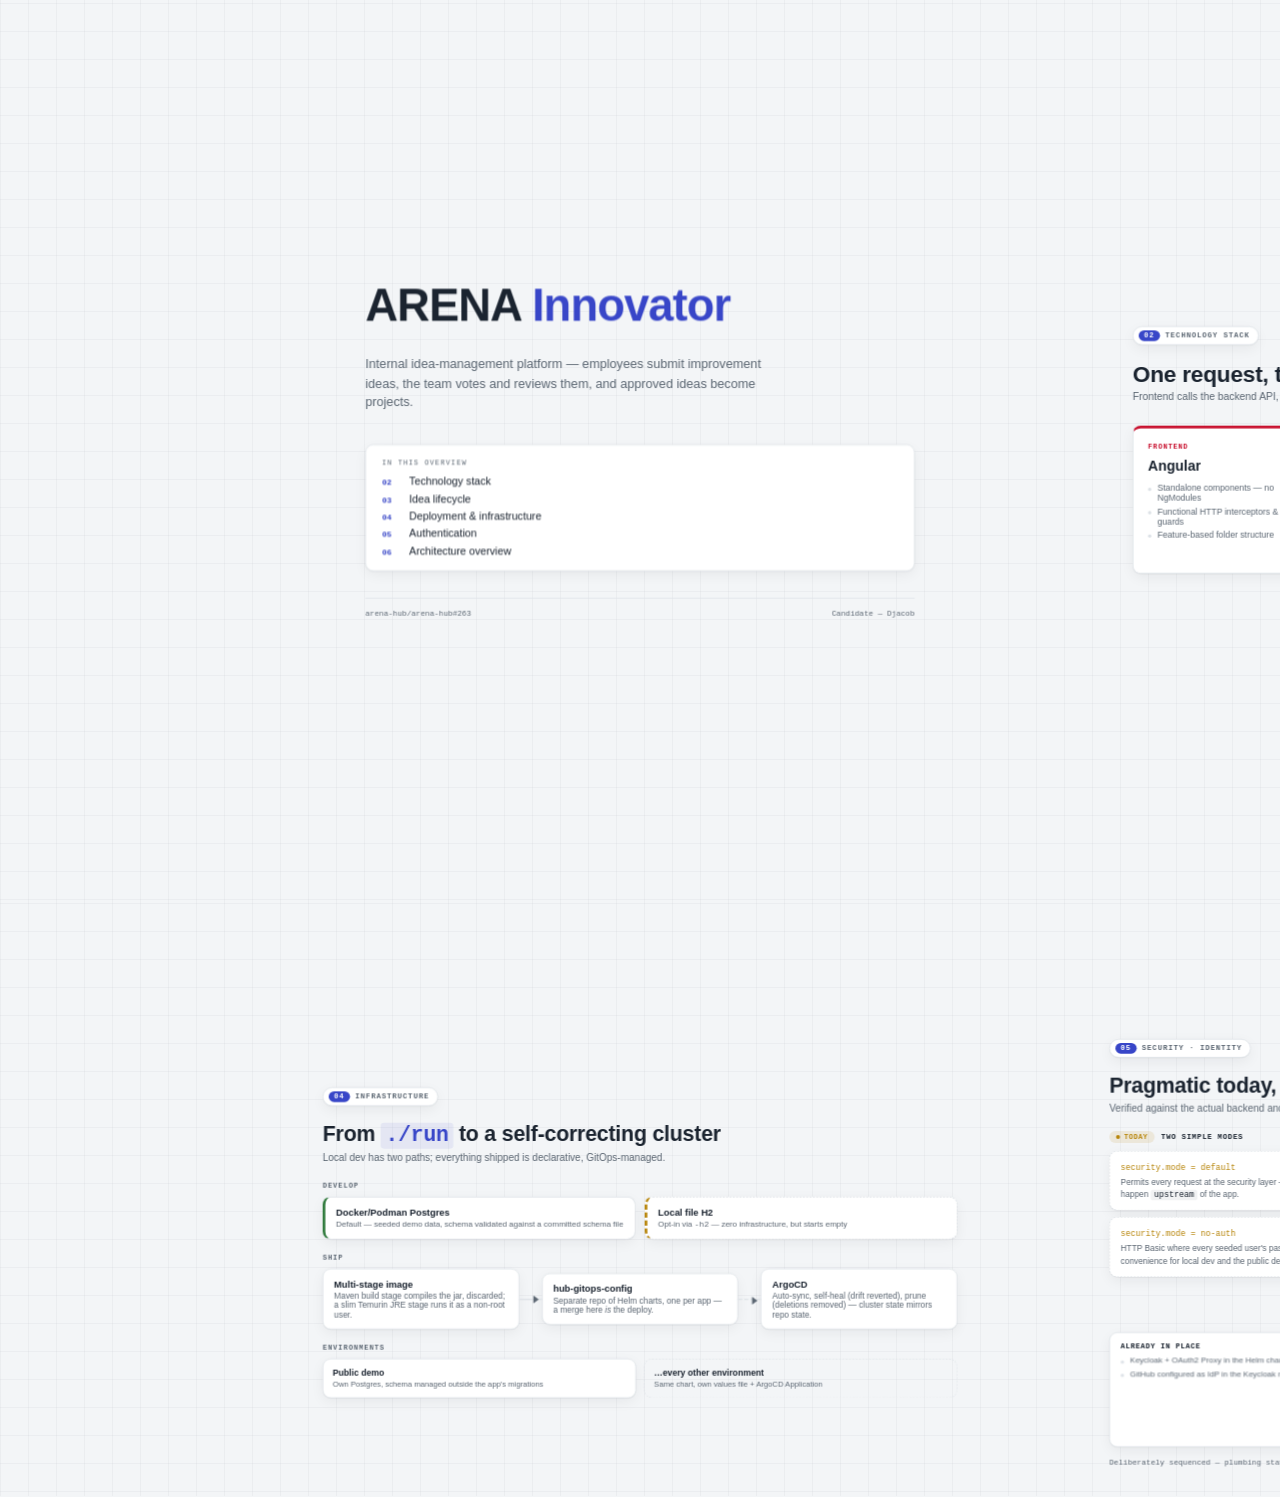
<file: landingpages/v2/index.html>
<!doctype html>
<html lang="en">
<head>
  <meta charset="utf-8">
  <title>ARENA Innovator — Overview</title>
  <meta name="viewport" content="width=1024">
  <link href="css/style.css" rel="stylesheet">
</head>
<body class="impress-not-supported">

  <div class="fallback-message">
    <p>Your browser <b>doesn't support the features required</b> by impress.js, so you are presented
      with a simplified version of this presentation.</p>
    <p>For the best experience please use the latest <b>Chrome</b>, <b>Safari</b> or <b>Firefox</b>.</p>
  </div>

  <div id="impress" data-transition-duration="700">

    <div class="step slide" id="step-title" data-x="0" data-y="0">
      <div class="tt-wordmark">ARENA <span>Innovator</span></div>
      <p class="tt-sub">Internal idea-management platform — employees submit improvement ideas, the
        team votes and reviews them, and approved ideas become projects.</p>
      <div class="card tt-agenda">
        <div class="tt-agenda-label">In this overview</div>
        <ol>
          <li><b>02</b> Technology stack</li>
          <li><b>03</b> Idea lifecycle</li>
          <li><b>04</b> Deployment &amp; infrastructure</li>
          <li><b>05</b> Authentication</li>
          <li><b>06</b> Architecture overview</li>
        </ol>
      </div>
      <div class="tt-foot">
        <span>arena-hub/arena-hub#263</span>
        <span>Candidate — Djacob</span>
      </div>
    </div>

    <div class="step slide" id="step-techstack" data-x="1200" data-y="0">
      <span class="sheet-tab"><b>02</b> Technology Stack</span>
      <div class="ts-head" style="margin-top: 24px;">
        <h1>One request, three layers</h1>
        <p>Frontend calls the backend API, which persists to a database — a conventional shape, kept
          conventional on purpose.</p>
      </div>
      <div class="ts-row">
        <div class="card ts-card ts-fe">
          <span class="ts-tag">Frontend</span>
          <span class="ts-name">Angular</span>
          <ul class="ts-details">
            <li>Standalone components — no NgModules</li>
            <li>Functional HTTP interceptors &amp; guards</li>
            <li>Feature-based folder structure</li>
          </ul>
        </div>
        <div class="ts-arrow"><span>HTTP · JSON</span></div>
        <div class="card ts-card ts-be">
          <span class="ts-tag">Backend</span>
          <span class="ts-name">Spring Boot 4</span>
          <ul class="ts-details">
            <li>Java 25, built with Maven</li>
            <li>controller → services → repositorys → entities</li>
            <li>MapStruct maps entities to flat, ID-only DTOs</li>
          </ul>
        </div>
        <div class="ts-arrow"><span>JDBC</span></div>
        <div class="card ts-card ts-db">
          <span class="ts-tag">Database</span>
          <span class="ts-name">PostgreSQL</span>
          <ul class="ts-details">
            <li>Every deployed environment</li>
            <li>Seeded demo data in dev</li>
          </ul>
          <div class="ts-alt"><b>Local dev alt</b><br>File-based H2 via <code>./run up -h2</code> — zero
            docker, but starts empty (no seed data wired up yet).</div>
        </div>
      </div>
    </div>

    <div class="step slide" id="step-lifecycle" data-x="2400" data-y="0">
      <span class="sheet-tab"><b>03</b> Domain Model</span>
      <div class="lc-head" style="margin-top: 24px;">
        <h1>Every idea is a state machine</h1>
        <p>Six states, five transitions — verified directly in <code>PermissionValidator</code>, not
          assumed from the feature list.</p>
      </div>

      <div class="lc-timeline">
        <div class="lc-node lc-draft">
          <span class="lc-dot"></span>
          <strong>Draft</strong>
          <small>owner's eyes only</small>
        </div>
        <div class="lc-node">
          <span class="lc-dot"></span>
          <strong>Published</strong>
          <small>visible to all</small>
        </div>
        <div class="lc-node">
          <span class="lc-dot"></span>
          <strong>Review</strong>
          <small>verdict pending</small>
        </div>
        <div class="lc-node">
          <span class="lc-dot"></span>
          <strong>Approved</strong>
          <small>green-lit</small>
        </div>
        <div class="lc-node">
          <span class="lc-dot"></span>
          <strong>Progress</strong>
          <small>in build</small>
        </div>
        <div class="lc-node lc-archived">
          <span class="lc-dot"></span>
          <strong>Archived</strong>
          <small>aged out, nightly job</small>
        </div>

        <div class="card lc-fork lc-rejected">
          <strong>Rejected</strong>
          <small>the other verdict from Review — never both</small>
        </div>
      </div>

      <div class="lc-annotations">
        <div class="card lc-note">
          <span class="pill pill--risk">owner-only</span>
          <p>A <b>Draft</b> is invisible to everyone but its owner — including every historical revision.
            <b>No role bypasses this, not even Admin</b> — verified in <code>PermissionValidator</code>,
            zero exceptions in the code.</p>
        </div>
        <div class="card lc-note">
          <span class="pill pill--live">votable window</span>
          <p>Liking only works on <b>Published, Review, Approved, Progress</b>. Once Rejected or Archived,
            an idea stays exactly as visible as before — it just stops accepting votes.</p>
        </div>
        <div class="card lc-note">
          <span class="pill pill--planned">automatic</span>
          <p>Nobody clicks "archive." A nightly job at <b>00:00 UTC</b> retires overdue Progress ideas,
            paged 500 at a time, retried up to 5× with backoff.</p>
        </div>
      </div>
    </div>

    <div class="step slide" id="step-deployment" data-x="0" data-y="1200">
      <span class="sheet-tab"><b>04</b> Infrastructure</span>
      <div class="dp-head" style="margin-top: 24px;">
        <h1>From <code>./run</code> to a self-correcting cluster</h1>
        <p>Local dev has two paths; everything shipped is declarative, GitOps-managed.</p>
      </div>

      <div class="dp-section">
        <div class="dp-label">Develop</div>
        <div class="dp-fork">
          <div class="card dp-default">
            <div>
              <b>Docker/Podman Postgres</b>
              <span>Default — seeded demo data, schema validated against a committed schema file</span>
            </div>
          </div>
          <div class="card dp-h2">
            <div>
              <b>Local file H2</b>
              <span>Opt-in via <code>-h2</code> — zero infrastructure, but starts empty</span>
            </div>
          </div>
        </div>
      </div>

      <div class="dp-section">
        <div class="dp-label">Ship</div>
        <div class="dp-pipe">
          <div class="card dp-stage">
            <b>Multi-stage image</b>
            <span>Maven build stage compiles the jar, discarded; a slim Temurin JRE stage runs it as a
              non-root user.</span>
          </div>
          <div class="dp-connector"></div>
          <div class="card dp-stage">
            <b>hub-gitops-config</b>
            <span>Separate repo of Helm charts, one per app — a merge here <em>is</em> the deploy.</span>
          </div>
          <div class="dp-connector dashed"></div>
          <div class="card dp-stage">
            <b>ArgoCD</b>
            <span>Auto-sync, self-heal (drift reverted), prune (deletions removed) — cluster state
              mirrors repo state.</span>
          </div>
        </div>
      </div>

      <div class="dp-section">
        <div class="dp-label">Environments</div>
        <div class="dp-envs">
          <div class="card">
            <b>Public demo</b>
            <span>Own Postgres, schema managed outside the app's migrations</span>
          </div>
          <div class="card ghost">
            <b>…every other environment</b>
            <span>Same chart, own values file + ArgoCD Application</span>
          </div>
        </div>
      </div>
    </div>

    <div class="step slide" id="step-auth" data-x="1200" data-y="1200">
      <span class="sheet-tab"><b>05</b> Security · Identity</span>
      <div class="au-head" style="margin-top: 24px;">
        <h1>Pragmatic today, federated next</h1>
        <p>Verified against the actual backend and frontend auth code, not the issue's assumptions.</p>
      </div>

      <div class="au-columns">
        <div>
          <div class="au-col-label"><span class="pill pill--planned">today</span> Two simple modes</div>
          <div class="card au-mode">
            <code>security.mode = default</code>
            <p>Permits every request at the security layer — real authentication is assumed to happen
              <code>upstream</code> of the app.</p>
          </div>
          <div class="card au-mode">
            <code>security.mode = no-auth</code>
            <p>HTTP Basic where every seeded user's password is literally <code>"no-auth"</code> — a
              convenience for local dev and the public demo, not a real scheme.</p>
          </div>
        </div>
        <div>
          <div class="au-col-label"><span class="pill pill--open">target</span> Federated login</div>
          <div class="au-chain">
            <div class="card au-node">
              <div><b>GitHub identity</b><small>the account everyone already has</small></div>
              <span class="pill pill--open">external</span>
            </div>
            <div class="card au-node">
              <div><b>Keycloak realm</b><small>GitHub as the sole login method</small></div>
              <span class="pill pill--live">configured</span>
            </div>
            <div class="card au-node">
              <div><b>OAuth2 Proxy</b><small>wired into the Helm chart as an init container</small></div>
              <span class="pill pill--live">wired, not on yet</span>
            </div>
            <div class="card au-node">
              <div><b>ARENA app</b><small>OAuth2-aware backend + real login flow</small></div>
              <span class="pill pill--planned">in flight</span>
            </div>
          </div>
        </div>
      </div>

      <div class="au-ledger">
        <div class="card">
          <h2>Already in place</h2>
          <ul>
            <li>Keycloak + OAuth2 Proxy in the Helm chart</li>
            <li>GitHub configured as IdP in the Keycloak realm</li>
          </ul>
        </div>
        <div class="card au-risk">
          <h2>Being built</h2>
          <ul>
            <li>Backend Spring Security OAuth2 config</li>
            <li>Frontend login/redirect flow</li>
            <li><b>New-user provisioning on first login</b> — no code does this today; first GitHub
              login would 401 as-is</li>
            <li>Keep name/role in sync on every login, not just signup</li>
            <li>Logout kept in sync with Keycloak</li>
          </ul>
        </div>
        <div class="card au-open">
          <h2>Open question</h2>
          <ul>
            <li><b>Where should roles live?</b> Keep Employee/Organisator/Admin as the backend's own
              model, or move authorization into Keycloak-issued claims? Genuinely undecided.</li>
          </ul>
        </div>
      </div>
      <p class="au-note">Deliberately sequenced — plumbing stays off until the app-side work lands.</p>
    </div>

    <div class="step slide" id="step-architecture" data-x="2400" data-y="1200">
      <span class="sheet-tab"><b>06</b> Architecture</span>
      <div class="ar-head" style="margin-top: 24px;">
        <h1>One repo, two independent apps</h1>
        <p>Merged from two previously separate repositories — kept deliberately independent, not
          unified.</p>
      </div>

      <div class="ar-repo">
        <div class="card ar-root">
          <b>innovator/</b>
          <span>two repos, merged — still two apps</span>
        </div>
        <div class="ar-apps">
          <div class="card ar-fe">
            <b>apps/frontend</b>
            <span>Standalone Angular, no NgModules, feature-based structure</span>
            <div class="ar-ci">frontend-*.yml · paths: apps/frontend/**</div>
          </div>
          <div class="card ar-be">
            <b>apps/backend</b>
            <span>Spring Boot API, own dependencies &amp; versioning</span>
            <div class="ar-ci">backend-*.yml · paths: apps/backend/**</div>
          </div>
        </div>
      </div>

      <div class="ar-bridge">
        <code>./run &lt;action&gt; &lt;app&gt;</code> — a dispatcher, not a build system. No unifying
        toolchain on top, by design.
      </div>

      <div class="ar-cutaway">
        <div class="ar-strata">
          <div class="card ar-layer"><b>controller</b><span>HTTP edge, speaks DTOs only</span></div>
          <div class="card ar-layer"><b>services</b><span>business rules</span></div>
          <div class="card ar-layer"><b>repositorys</b><em>sic, deliberate</em><span>Spring Data JPA</span></div>
          <div class="card ar-layer"><b>entities</b><span>JPA object graph, nested relations</span></div>
        </div>
        <div class="card ar-mapper">
          <span class="pill pill--planned">MapStruct</span>
          <p>Maps entities to flat DTOs — relationships cross the API as <b>IDs only</b>, never nested
            objects. The contract stays simple.</p>
        </div>
      </div>
    </div>

  </div>

  <script src="vendor/impress.js"></script>
  <script>impress().init();</script>
</body>
</html>
</file>
<file: Innovator-Djacob/css/style.css>
* {
  margin: 0;
  padding: 0;
}

body {
  font-family: system-ui, -apple-system, "Segoe UI", Roboto, "Helvetica Neue", Arial, sans-serif;
  color: #e9eef7;
  background: #0e1726;
}

.fallback-message {
  display: none;
  padding: 2em;
  max-width: 40em;
  margin: 2em auto;
  border: 1px solid #ccc;
  background: #fff;
  color: #1a1a2e;
}

.impress-not-supported .fallback-message {
  display: block;
}

.impress-enabled .fallback-message {
  display: none;
}

.step {
  box-sizing: border-box;
}
  /* ==== Fable candidate CSS (scoped under #step-techstack-fable) ==== */
  #step-techstack-fable {
    position: relative;
    width: 900px;
    box-sizing: border-box;
    padding: 50px 64px 54px;
    border-radius: 18px;
    color: #e9eef7;
    background:
      repeating-linear-gradient(transparent 0 43px, rgba(255, 255, 255, 0.03) 43px 44px),
      linear-gradient(155deg, #0e1726 0%, #16233d 100%);
    box-shadow: 0 30px 60px rgba(10, 18, 34, 0.35);
  }
  #step-techstack-fable .tsk-head { margin-bottom: 28px; }
  #step-techstack-fable .tsk-kicker {
    display: inline-block; font-size: 11px; text-transform: uppercase;
    letter-spacing: 0.28em; color: #8fb4ff; padding: 5px 13px;
    border: 1px solid rgba(143, 180, 255, 0.35); border-radius: 999px;
  }
  #step-techstack-fable h2 { color: #ffffff; margin: 12px 0 0; font-size: 2.2em; font-weight: 300; letter-spacing: -0.01em; }
  #step-techstack-fable .tsk-layer {
    display: flex; align-items: center; gap: 22px; position: relative;
    padding: 16px 24px; border-radius: 14px;
    background: rgba(255, 255, 255, 0.045);
    border: 1px solid rgba(255, 255, 255, 0.12);
    border-left: 4px solid var(--acc);
  }
  #step-techstack-fable .tsk-fe { --acc: #ff5470; }
  #step-techstack-fable .tsk-be { --acc: #7ed168; }
  #step-techstack-fable .tsk-glyph {
    width: 54px; height: 54px; flex-shrink: 0; border-radius: 12px;
    display: grid; place-items: center;
    background: rgba(255, 255, 255, 0.05);
    border: 1px solid rgba(255, 255, 255, 0.10);
  }
  #step-techstack-fable .tsk-info { flex: 1; min-width: 0; }
  #step-techstack-fable .tsk-tier {
    margin: 0; font-size: 11px; text-transform: uppercase;
    letter-spacing: 0.24em; color: var(--acc);
  }
  #step-techstack-fable .tsk-name { margin: 2px 0 0; font-size: 23px; font-weight: 600; color: #ffffff; }
  #step-techstack-fable .tsk-chips {
    display: flex; flex-wrap: wrap; gap: 8px; list-style: none;
    margin: 10px 0 0; padding: 0;
  }
  #step-techstack-fable .tsk-chips li {
    font-size: 12.5px; line-height: 1; padding: 6px 13px; border-radius: 999px;
    color: #c3cdde; background: rgba(255, 255, 255, 0.04);
    border: 1px solid rgba(255, 255, 255, 0.18);
  }
  #step-techstack-fable .g-angular {
    width: 32px; height: 35px; display: grid; place-items: center;
    font-style: normal; font-weight: 700; font-size: 17px; color: #ffffff;
    background: linear-gradient(180deg, #ff5470, #cf2148);
    clip-path: polygon(50% 0, 100% 17%, 92% 82%, 50% 100%, 8% 82%, 0 17%);
  }
  #step-techstack-fable .g-leaf {
    width: 28px; height: 28px; transform: rotate(45deg);
    border-radius: 0 100% 8% 100%;
    background: linear-gradient(135deg, #93df70, #4f9e3c);
  }
  #step-techstack-fable .g-cyl {
    position: relative; width: 44px; height: 30px; flex-shrink: 0;
    border-radius: 4px 4px 50% 50% / 4px 4px 26% 26%;
  }
  #step-techstack-fable .g-cyl::before {
    content: ""; position: absolute; left: 0; top: -6px;
    width: 100%; height: 12px; border-radius: 50%;
  }
  #step-techstack-fable .g-cyl-pg { background: linear-gradient(180deg, #4a90d4, #33639c); }
  #step-techstack-fable .g-cyl-pg::before { background: #7fc0f2; }
  #step-techstack-fable .g-cyl-h2 { background: linear-gradient(180deg, #dfa958, #a87a2e); }
  #step-techstack-fable .g-cyl-h2::before { background: #f0cf8b; }
  #step-techstack-fable .tsk-link { position: relative; height: 36px; }
  #step-techstack-fable .tsk-link::before {
    content: ""; position: absolute; left: 50%; top: 2px; bottom: 8px;
    width: 2px; margin-left: -1px;
    background: linear-gradient(rgba(255,255,255,0.5), rgba(255,255,255,0.25));
  }
  #step-techstack-fable .tsk-link::after {
    content: ""; position: absolute; left: 50%; bottom: 1px; margin-left: -5px;
    border-left: 5px solid transparent; border-right: 5px solid transparent;
    border-top: 7px solid rgba(255, 255, 255, 0.5);
  }
  #step-techstack-fable .tsk-link em,
  #step-techstack-fable .tsk-fork em {
    position: absolute; left: calc(50% + 16px); top: 50%;
    transform: translateY(-50%); font-style: normal; font-size: 10.5px;
    text-transform: uppercase; letter-spacing: 0.18em; color: #8fa0ba;
  }
  #step-techstack-fable .tsk-fork { position: relative; width: 50%; height: 38px; margin: 0 auto; }
  #step-techstack-fable .tsk-fork em { top: 4px; transform: none; }
  #step-techstack-fable .f-stem {
    position: absolute; left: 50%; top: 2px; width: 2px; height: 12px;
    margin-left: -1px; background: rgba(255, 255, 255, 0.45);
  }
  #step-techstack-fable .f-bar {
    position: absolute; left: 0; right: 0; top: 14px; height: 2px;
    background: rgba(255, 255, 255, 0.32);
  }
  #step-techstack-fable .f-leg {
    position: absolute; top: 14px; width: 2px; height: 15px;
    background: rgba(255, 255, 255, 0.45);
  }
  #step-techstack-fable .f-left { left: 0; }
  #step-techstack-fable .f-right { right: 0; }
  #step-techstack-fable .f-leg::after {
    content: ""; position: absolute; left: 50%; bottom: -7px; margin-left: -5px;
    border-left: 5px solid transparent; border-right: 5px solid transparent;
    border-top: 7px solid rgba(255, 255, 255, 0.45);
  }
  #step-techstack-fable .tsk-dbrow { display: grid; grid-template-columns: 1fr 1fr; gap: 18px; }
  #step-techstack-fable .tsk-db {
    position: relative; display: flex; align-items: center; gap: 18px;
    padding: 20px 20px 18px; border-radius: 14px;
    background: rgba(255, 255, 255, 0.045);
  }
  #step-techstack-fable .tsk-pg {
    border: 1px solid rgba(90, 167, 232, 0.45);
    border-left: 4px solid #5aa7e8;
  }
  #step-techstack-fable .tsk-h2db {
    border: 1px dashed rgba(238, 192, 106, 0.55);
    border-left: 4px solid #eec06a;
  }
  #step-techstack-fable .tsk-db .tsk-name { font-size: 18px; }
  #step-techstack-fable .tsk-note { margin: 3px 0 0; font-size: 12.5px; color: #93a1b8; }
  #step-techstack-fable .tsk-badge {
    position: absolute; top: 12px; right: 14px; font-size: 9.5px;
    text-transform: uppercase; letter-spacing: 0.16em;
    padding: 4px 9px; border-radius: 999px;
  }
  #step-techstack-fable .tsk-pg .tsk-badge { color: #a8d2f5; border: 1px solid rgba(90, 167, 232, 0.5); }
  #step-techstack-fable .tsk-h2db .tsk-badge { color: #f0d49a; border: 1px solid rgba(238, 192, 106, 0.5); }

  /* ==== Fable candidate CSS: Idea Lifecycle slide (v2 — visibility bug fixed) ==== */
  #step-lifecycle {
    --ink: #e9eef7;
    --dim: rgba(233, 238, 247, .58);
    --line: rgba(233, 238, 247, .30);
    --red: #ff5470;
    --green: #7ed168;
    --blue: #5aa7e8;
    --amber: #eec06a;
    --slate: #8fa2bd;
    --panel: rgba(233, 238, 247, .045);
    --mono: ui-monospace, "SF Mono", "Cascadia Mono", Consolas, Menlo, monospace;

    position: relative;
    width: 1200px;
    box-sizing: border-box;
    color: var(--ink);
    padding: 40px 60px 32px;
    background:
      repeating-linear-gradient(0deg, rgba(233, 238, 247, .028) 0 1px, transparent 1px 44px),
      linear-gradient(135deg, #0e1726, #16233d);
  }
  #step-lifecycle * { box-sizing: border-box; margin: 0; }

  #step-lifecycle .lc-kicker {
    display: inline-block;
    padding: 6px 14px;
    border: 1px solid rgba(233, 238, 247, .30);
    border-radius: 999px;
    font: 600 11px var(--mono);
    letter-spacing: .22em;
    text-transform: uppercase;
    color: rgba(233, 238, 247, .72);
    background: rgba(233, 238, 247, .05);
  }
  #step-lifecycle .lc-title {
    margin: 16px 0 8px;
    font-size: 40px;
    font-weight: 750;
    letter-spacing: -.01em;
  }
  #step-lifecycle .lc-title em {
    font-style: normal;
    color: var(--blue);
    border-bottom: 3px solid rgba(90, 167, 232, .45);
  }
  #step-lifecycle .lc-sub { font-size: 16px; color: var(--dim); max-width: 62ch; }

  #step-lifecycle .lc-board {
    display: grid;
    grid-template-columns:
      minmax(0, 1fr) 46px minmax(0, 1fr) 46px minmax(0, 1fr) 46px
      minmax(0, 1fr) 46px minmax(0, 1fr) 60px minmax(0, 1fr);
    grid-template-rows: 64px 112px minmax(150px, auto) 46px;
    margin-top: 34px;
  }

  #step-lifecycle .lc-zone {
    grid-column: 3 / 10;
    grid-row: 2;
    margin: -12px -14px;
    position: relative;
    border: 1px solid rgba(90, 167, 232, .35);
    background: rgba(90, 167, 232, .07);
    border-radius: 14px;
  }
  #step-lifecycle .lc-zone-tab {
    position: absolute;
    left: 18px;
    bottom: 0;
    transform: translateY(50%);
    display: inline-flex;
    align-items: center;
    gap: 8px;
    padding: 5px 12px;
    border: 1px solid rgba(90, 167, 232, .40);
    border-radius: 999px;
    background: #12203a;
    font: 600 10.5px var(--mono);
    letter-spacing: .12em;
    text-transform: uppercase;
    color: var(--blue);
    white-space: nowrap;
  }
  #step-lifecycle .lc-heart {
    width: 9px; height: 9px;
    position: relative;
    background: var(--blue);
    transform: rotate(45deg);
    flex: none;
  }
  #step-lifecycle .lc-heart::before,
  #step-lifecycle .lc-heart::after {
    content: ""; position: absolute; width: 9px; height: 9px;
    border-radius: 50%; background: var(--blue);
  }
  #step-lifecycle .lc-heart::before { left: -4.5px; }
  #step-lifecycle .lc-heart::after  { top: -4.5px; }

  #step-lifecycle .lc-bracket { grid-column: 2 / 9; grid-row: 1; position: relative; }
  #step-lifecycle .lc-bracket::before {
    content: "";
    position: absolute;
    left: 0; right: 0; bottom: 4px;
    height: 12px;
    border: 1px solid rgba(233, 238, 247, .35);
    border-bottom: none;
    border-radius: 3px 3px 0 0;
  }
  #step-lifecycle .lc-bracket-label {
    position: absolute;
    left: 50%; bottom: 9px;
    transform: translateX(-50%);
    display: inline-flex;
    align-items: center;
    gap: 7px;
    padding: 7px 14px;
    border: 1px solid rgba(233, 238, 247, .22);
    border-radius: 999px;
    background: #101c30;
    font: 400 11.5px var(--mono);
    color: var(--ink);
    white-space: nowrap;
  }
  #step-lifecycle .lc-bracket-label b {
    font: 700 10px var(--mono);
    letter-spacing: .12em;
    text-transform: uppercase;
    color: var(--amber);
  }
  #step-lifecycle .lc-or { font-style: italic; color: var(--dim); }
  #step-lifecycle .lc-never { border-bottom: 1px dashed var(--red); padding-bottom: 1px; }

  #step-lifecycle .lc-person { width: 13px; height: 13px; position: relative; flex: none; }
  #step-lifecycle .lc-person::before {
    content: ""; position: absolute; top: 0; left: 3.5px;
    width: 6px; height: 6px; border-radius: 50%; background: var(--pc);
  }
  #step-lifecycle .lc-person::after {
    content: ""; position: absolute; bottom: 0; left: .5px;
    width: 12px; height: 6px; border-radius: 6px 6px 2px 2px; background: var(--pc);
  }
  #step-lifecycle .lc-p-owner { --pc: var(--blue); }
  #step-lifecycle .lc-p-org   { --pc: var(--amber); }

  #step-lifecycle .lc-node {
    grid-row: 2;
    align-self: center;
    min-height: 84px;
    padding: 12px 8px;
    display: flex;
    flex-direction: column;
    justify-content: center;
    gap: 6px;
    text-align: center;
    background: var(--panel);
    border: 1px solid rgba(233, 238, 247, .18);
    border-top: 2px solid var(--ac);
    border-radius: 10px;
    position: relative;
  }
  #step-lifecycle .lc-node strong {
    font: 700 14px var(--mono);
    letter-spacing: .14em;
    text-transform: uppercase;
    color: var(--ac);
  }
  #step-lifecycle .lc-node small { font-size: 11.5px; color: var(--dim); }

  #step-lifecycle .lc-n-published { grid-column: 3;  --ac: var(--blue); }
  #step-lifecycle .lc-n-review    { grid-column: 5;  --ac: var(--blue); }
  #step-lifecycle .lc-n-approved  { grid-column: 7;  --ac: var(--green); }
  #step-lifecycle .lc-n-progress  { grid-column: 9;  --ac: var(--green); }
  #step-lifecycle .lc-n-archived  { grid-column: 11; --ac: var(--slate); }

  #step-lifecycle .lc-n-draft {
    grid-column: 1;
    --ac: var(--amber);
    border: 1px solid rgba(238, 192, 106, .50);
    border-top: 2px solid var(--amber);
    background:
      repeating-linear-gradient(45deg, rgba(238, 192, 106, .12) 0 4px, transparent 4px 10px),
      var(--panel);
  }
  #step-lifecycle .lc-badge {
    position: absolute;
    top: -11px; right: -9px;
    width: 24px; height: 24px;
    border-radius: 50%;
    background: #101c30;
    border: 1px solid rgba(238, 192, 106, .55);
    display: flex;
    align-items: center;
    justify-content: center;
  }
  #step-lifecycle .lc-badge .lc-lock { margin-top: 5px; }

  #step-lifecycle .lc-arrow {
    grid-row: 2;
    align-self: center;
    height: 2px;
    background: var(--line);
    position: relative;
  }
  #step-lifecycle .lc-arrow::after {
    content: ""; position: absolute; right: -2px; top: -5px;
    width: 0; height: 0;
    border-top: 6px solid transparent;
    border-bottom: 6px solid transparent;
    border-left: 8px solid rgba(233, 238, 247, .5);
  }
  #step-lifecycle .lc-arrow i {
    position: absolute;
    top: -22px; left: 50%;
    transform: translateX(-50%);
    font: italic 10.5px var(--mono);
    color: var(--dim);
    white-space: nowrap;
  }
  #step-lifecycle .lc-a1 { grid-column: 2; }
  #step-lifecycle .lc-a2 { grid-column: 4; }
  #step-lifecycle .lc-a3 { grid-column: 6; }
  #step-lifecycle .lc-a4 { grid-column: 8; }
  #step-lifecycle .lc-a5 {
    grid-column: 10;
    background: repeating-linear-gradient(90deg, var(--line) 0 7px, transparent 7px 13px);
  }
  #step-lifecycle .lc-a5::after { border-left-color: rgba(143, 162, 189, .8); }

  #step-lifecycle .lc-reject-lane {
    grid-column: 5;
    grid-row: 3;
    display: flex;
    flex-direction: column;
    align-items: center;
  }
  #step-lifecycle .lc-drop {
    width: 0; height: 54px;
    margin-top: -14px;
    border-left: 2px dashed rgba(255, 84, 112, .60);
    position: relative;
  }
  #step-lifecycle .lc-drop::after {
    content: ""; position: absolute; bottom: -2px; left: -6px;
    width: 0; height: 0;
    border-left: 5px solid transparent;
    border-right: 5px solid transparent;
    border-top: 7px solid rgba(255, 84, 112, .75);
  }
  #step-lifecycle .lc-drop i {
    position: absolute; left: 9px; top: 16px;
    font: italic 10.5px var(--mono);
    color: var(--red);
    white-space: nowrap;
  }
  #step-lifecycle .lc-n-rejected {
    grid-column: auto; grid-row: auto;
    align-self: auto;
    min-height: 0;
    min-width: 122px;
    padding: 10px 8px;
    --ac: var(--red);
  }
  #step-lifecycle .lc-fork-note {
    margin-top: 8px;
    max-width: 170px;
    font-size: 11px;
    text-align: center;
    color: var(--dim);
    line-height: 1.45;
  }

  #step-lifecycle .lc-note {
    grid-row: 3;
    display: flex;
    gap: 9px;
    align-items: flex-start;
    font-size: 12px;
    line-height: 1.5;
    color: var(--dim);
  }
  #step-lifecycle .lc-note b { color: var(--ink); font-weight: 600; }
  #step-lifecycle .lc-draft-note   { grid-column: 1;      margin-top: 14px; }
  #step-lifecycle .lc-archive-note { grid-column: 9 / 12; margin-top: 30px; padding-left: 8px; }
  #step-lifecycle .lc-draft-note .lc-lock { margin-top: 8px; }

  #step-lifecycle .lc-lock {
    width: 14px; height: 10px;
    border-radius: 2.5px;
    background: var(--amber);
    position: relative;
    flex: none;
  }
  #step-lifecycle .lc-lock::before {
    content: ""; position: absolute; left: 2px; top: -6px;
    width: 10px; height: 8px;
    border: 2px solid var(--amber);
    border-bottom: none;
    border-radius: 5px 5px 0 0;
  }

  #step-lifecycle .lc-clock {
    width: 16px; height: 16px;
    margin-top: 2px;
    border: 2px solid var(--slate);
    border-radius: 50%;
    position: relative;
    flex: none;
  }
  #step-lifecycle .lc-clock::before {
    content: ""; position: absolute; left: 5px; top: 1px;
    width: 2px; height: 5px; background: var(--slate);
  }
  #step-lifecycle .lc-clock::after {
    content: ""; position: absolute; left: 4px; top: 5px;
    width: 4px; height: 4px; border-radius: 50%; background: var(--slate);
  }

  #step-lifecycle .lc-vis { grid-column: 3 / 12; grid-row: 4; position: relative; }
  #step-lifecycle .lc-vis::before {
    content: "";
    position: absolute;
    left: 0; right: 0; top: 8px;
    height: 12px;
    border: 1px solid rgba(233, 238, 247, .35);
    border-top: none;
    border-radius: 0 0 3px 3px;
  }
  #step-lifecycle .lc-vis-label {
    position: absolute;
    left: 50%; top: 20px;
    transform: translate(-50%, -50%);
    display: inline-flex;
    align-items: center;
    gap: 9px;
    padding: 6px 14px;
    border: 1px solid rgba(233, 238, 247, .22);
    border-radius: 999px;
    background: #101c30;
    font: 400 11.5px var(--mono);
    color: var(--ink);
    white-space: nowrap;
  }

  #step-lifecycle .lc-eye {
    width: 18px; height: 11px;
    border: 2px solid rgba(233, 238, 247, .8);
    border-radius: 50%;
    position: relative;
    flex: none;
  }
  #step-lifecycle .lc-eye::before {
    content: ""; position: absolute;
    left: 4.5px; top: 1.5px;
    width: 5px; height: 5px;
    border-radius: 50%;
    background: rgba(233, 238, 247, .8);
  }

  #step-lifecycle .lc-foot {
    margin-top: 26px;
    padding-top: 14px;
    border-top: 1px solid rgba(233, 238, 247, .12);
    display: flex;
    justify-content: space-between;
    gap: 24px;
    font: 400 11.5px var(--mono);
    letter-spacing: .03em;
    color: var(--dim);
  }
  #step-lifecycle .lc-foot b {
    color: rgba(233, 238, 247, .8);
    text-transform: uppercase;
    letter-spacing: .1em;
    font-size: 10px;
  }
  #step-lifecycle .lc-legend { white-space: nowrap; }
  #step-lifecycle .lc-dash {
    display: inline-block;
    width: 26px; height: 0;
    margin-right: 6px;
    border-top: 2px dashed var(--line);
    vertical-align: middle;
  }
  #step-lifecycle .lc-hatch {
    display: inline-block;
    width: 22px; height: 12px;
    margin: 0 6px 0 10px;
    vertical-align: middle;
    border: 1px solid rgba(238, 192, 106, .6);
    border-radius: 3px;
    background: repeating-linear-gradient(45deg, rgba(238, 192, 106, .35) 0 3px, transparent 3px 7px);
  }

  /* ==== Fable candidate CSS: Title slide ==== */
  #step-title {
    --mono: ui-monospace, "SF Mono", "Cascadia Mono", Consolas, Menlo, monospace;
    --ink: #e9eef7;
    --dim: rgba(233, 238, 247, 0.58);
    --line: rgba(233, 238, 247, 0.14);
    --blue: #5aa7e8;
    --amber: #eec06a;
    --green: #7ed168;
    --slate: #8fa2bd;
    position: relative;
    width: 900px;
    box-sizing: border-box;
    display: flex;
    flex-direction: column;
    align-items: flex-start;
    padding: 74px 88px 140px;
    color: var(--ink);
    font-family: system-ui, -apple-system, "Segoe UI", Roboto, "Helvetica Neue", Arial, sans-serif;
    background:
      repeating-linear-gradient(0deg, rgba(233, 238, 247, 0.03) 0, rgba(233, 238, 247, 0.03) 1px, transparent 1px, transparent 44px),
      linear-gradient(135deg, #0e1726 0%, #16233d 100%);
  }
  #step-title .tf { position: absolute; inset: 26px; border: 1px solid var(--line); pointer-events: none; }
  #step-title .tf-tick { position: absolute; width: 15px; height: 15px; }
  #step-title .tf-tl { top: -8px; left: -8px; border-top: 1px solid var(--slate); border-left: 1px solid var(--slate); }
  #step-title .tf-tr { top: -8px; right: -8px; border-top: 1px solid var(--slate); border-right: 1px solid var(--slate); }
  #step-title .tf-bl { bottom: -8px; left: -8px; border-bottom: 1px solid var(--slate); border-left: 1px solid var(--slate); }
  #step-title .tf-br { bottom: -8px; right: -8px; border-bottom: 1px solid var(--slate); border-right: 1px solid var(--slate); }
  #step-title .t-kicker {
    margin: 0 0 42px; padding: 7px 16px 6px; border: 1px solid rgba(233, 238, 247, 0.22);
    border-radius: 999px; font-family: var(--mono); font-size: 11px; font-weight: 500;
    line-height: 1; letter-spacing: 0.18em; text-transform: uppercase; color: var(--dim);
  }
  #step-title .t-title { margin: 0 0 28px; font-size: 84px; font-weight: 800; line-height: 0.98; letter-spacing: -0.015em; }
  #step-title .t-title span { display: block; }
  #step-title .t-arena { letter-spacing: 0.06em; }
  #step-title .t-innovator { color: var(--blue); }
  @supports (-webkit-text-stroke: 1px #fff) {
    #step-title .t-innovator { color: transparent; -webkit-text-stroke: 1.6px var(--blue); }
  }
  #step-title .t-sub { margin: 0; max-width: 560px; font-size: 19px; line-height: 1.55; color: var(--dim); }
  #step-title .t-index-label {
    margin: auto 0 14px; font-family: var(--mono); font-size: 9.5px; letter-spacing: 0.16em;
    text-transform: uppercase; color: rgba(233, 238, 247, 0.42);
  }
  #step-title .t-index { list-style: none; margin: 0; padding: 0; display: flex; flex-direction: column; gap: 13px; max-width: 440px; }
  #step-title .t-index li { display: flex; align-items: center; gap: 14px; font-size: 16.5px; line-height: 1.3; }
  #step-title .t-index li::before { content: ""; flex: none; width: 22px; height: 1px; background: var(--acc); }
  #step-title .t-index .t-sheet { flex: none; font-family: var(--mono); font-size: 11px; font-weight: 500; letter-spacing: 0.12em; color: var(--acc); }
  #step-title .t-i-stack { --acc: var(--blue); }
  #step-title .t-i-arch  { --acc: var(--amber); }
  #step-title .t-i-flow  { --acc: var(--green); }
  #step-title .t-block {
    position: absolute; right: 26px; bottom: 26px; display: grid; grid-template-columns: auto auto;
    gap: 1px; background: var(--line); border-top: 1px solid var(--line); border-left: 1px solid var(--line);
  }
  #step-title .t-cell { display: flex; flex-direction: column; gap: 3px; min-width: 128px; padding: 9px 18px 10px 12px; background: rgba(14, 23, 38, 0.92); font-family: var(--mono); }
  #step-title .t-lbl { font-size: 8.5px; letter-spacing: 0.16em; text-transform: uppercase; color: rgba(233, 238, 247, 0.45); }
  #step-title .t-val { font-size: 11.5px; letter-spacing: 0.04em; text-transform: uppercase; color: var(--ink); }

  /* ==== Fable candidate CSS: Deployment & Infrastructure slide ==== */
  #step-deployment {
    position: relative;
    --ink: #e9eef7; --dim: rgba(233, 238, 247, .58); --faint: rgba(233, 238, 247, .32);
    --line: rgba(233, 238, 247, .12); --red: #ff5470; --green: #7ed168; --blue: #5aa7e8;
    --amber: #eec06a; --slate: #8fa2bd; --mono: ui-monospace, "SF Mono", "Cascadia Mono", Consolas, Menlo, monospace;
    width: 1100px; min-height: 660px; box-sizing: border-box; padding: 50px 56px 40px; color: var(--ink);
    background:
      repeating-linear-gradient(0deg, transparent 0 43px, rgba(233, 238, 247, .03) 43px 44px),
      linear-gradient(135deg, #0e1726 0%, #16233d 100%);
    font-family: "Segoe UI", "Helvetica Neue", Helvetica, Arial, sans-serif;
  }
  #step-deployment *, #step-deployment *::before, #step-deployment *::after { box-sizing: border-box; }
  #step-deployment .dp-kicker {
    display: inline-block; padding: 5px 14px; border: 1px solid rgba(238, 192, 106, .38);
    border-radius: 999px; font: 600 10.5px/1 var(--mono); letter-spacing: .22em; text-transform: uppercase; color: var(--amber);
  }
  #step-deployment h2 { margin: 14px 0 0; font-size: 32px; font-weight: 800; letter-spacing: -.01em; line-height: 1.15; color: var(--ink); }
  #step-deployment h2 code {
    font-family: var(--mono); font-size: .82em; color: var(--green); background: rgba(126, 209, 104, .1);
    border: 1px solid rgba(126, 209, 104, .3); border-radius: 6px; padding: 2px 8px;
  }
  #step-deployment .dp-band { display: grid; grid-template-columns: 118px 1fr; column-gap: 26px; margin-top: 26px; padding-top: 20px; border-top: 1px solid var(--line); }
  #step-deployment .dp-band-label { font: 700 12px/1.3 var(--mono); letter-spacing: .18em; text-transform: uppercase; color: var(--ink); padding-top: 4px; }
  #step-deployment .dp-band-label span { display: block; margin-top: 6px; font-weight: 400; font-size: 9.5px; letter-spacing: .08em; text-transform: none; color: var(--dim); }
  #step-deployment .dp-fork { display: grid; grid-template-columns: 148px 1fr; column-gap: 24px; align-items: center; }
  #step-deployment .dp-cmd { position: relative; border: 1px solid rgba(126, 209, 104, .45); background: rgba(126, 209, 104, .07); border-radius: 10px; padding: 12px 14px; text-align: center; }
  #step-deployment .dp-cmd code { display: block; font: 700 17px var(--mono); color: var(--green); }
  #step-deployment .dp-cmd small { display: block; margin-top: 5px; font: 400 9.5px var(--mono); letter-spacing: .1em; color: var(--dim); }
  #step-deployment .dp-cmd::after { content: ""; position: absolute; left: 100%; top: 50%; width: 24px; border-top: 2px solid var(--faint); }
  #step-deployment .dp-arms { position: relative; display: grid; row-gap: 14px; padding-left: 70px; }
  #step-deployment .dp-arms::before { content: ""; position: absolute; left: 0; top: 24%; bottom: 24%; border-left: 2px solid var(--faint); }
  #step-deployment .dp-arm { position: relative; }
  #step-deployment .dp-wire { position: absolute; left: -70px; top: 50%; width: 70px; }
  #step-deployment .dp-wire-solid { border-top: 2px solid var(--faint); }
  #step-deployment .dp-wire-dashed { border-top: 2px dashed var(--slate); }
  #step-deployment .dp-tag {
    position: absolute; left: 50%; top: -8px; transform: translateX(-50%); font: 600 9px/1 var(--mono);
    font-style: normal; letter-spacing: .08em; text-transform: uppercase; color: var(--dim); background: #101b2e;
    padding: 3px 7px; border: 1px solid var(--line); border-radius: 999px; white-space: nowrap;
  }
  #step-deployment .dp-tag-h2 { color: var(--slate); border-color: rgba(143, 162, 189, .5); border-style: dashed; }
  #step-deployment .dp-card { display: flex; align-items: center; gap: 14px; min-height: 64px; padding: 10px 16px; border: 1px solid rgba(90, 167, 232, .4); background: rgba(90, 167, 232, .06); border-radius: 10px; }
  #step-deployment .dp-card-dim { border: 1px dashed rgba(143, 162, 189, .45); background: rgba(143, 162, 189, .05); }
  #step-deployment .dp-card-txt strong { display: block; font-size: 13.5px; font-weight: 700; }
  #step-deployment .dp-card-txt p { margin: 3px 0 0; font-size: 11px; line-height: 1.45; color: var(--dim); }
  #step-deployment .dp-cyl { position: relative; flex: none; width: 24px; height: 28px; border: 2px solid var(--blue); border-radius: 12px / 6px; }
  #step-deployment .dp-cyl::before { content: ""; position: absolute; top: -2px; left: -2px; right: -2px; height: 10px; border: 2px solid var(--blue); border-radius: 50%; }
  #step-deployment .dp-cyl-h2, #step-deployment .dp-cyl-h2::before { border-color: var(--slate); border-style: dashed; }
  #step-deployment .dp-cyl-sm { width: 18px; height: 22px; }
  #step-deployment .dp-cyl-sm::before { height: 8px; }
  #step-deployment .dp-pipe { display: grid; grid-template-columns: 1.5fr 50px .92fr 50px .92fr 50px 1.22fr; column-gap: 6px; align-items: stretch; }
  #step-deployment .dp-stage { border: 1px solid var(--line); background: rgba(233, 238, 247, .04); border-radius: 10px; padding: 12px 13px; }
  #step-deployment .dp-stage-title { display: flex; align-items: center; gap: 8px; font: 700 11px var(--mono); letter-spacing: .12em; text-transform: uppercase; margin-bottom: 9px; }
  #step-deployment .dp-t-green { color: var(--green); }
  #step-deployment .dp-t-amber { color: var(--amber); }
  #step-deployment .dp-t-blue { color: var(--blue); }
  #step-deployment .dp-stage-p { margin: 0; font-size: 11px; line-height: 1.5; color: var(--dim); }
  #step-deployment .dp-stage-p em { color: var(--ink); font-style: italic; }
  #step-deployment .dp-split { display: grid; grid-template-columns: 1fr 1fr; gap: 6px; }
  #step-deployment .dp-half { border: 1px solid var(--line); border-radius: 7px; padding: 8px 9px; }
  #step-deployment .dp-half b { display: block; font: 700 10.5px var(--mono); letter-spacing: .06em; text-transform: uppercase; margin-bottom: 4px; }
  #step-deployment .dp-half p { margin: 0; font-size: 10px; line-height: 1.45; color: var(--dim); }
  #step-deployment .dp-half-hatch { border-style: dashed; border-color: rgba(143, 162, 189, .45); background: repeating-linear-gradient(45deg, rgba(143, 162, 189, .14) 0 5px, transparent 5px 11px); }
  #step-deployment .dp-half-hatch b { color: var(--slate); }
  #step-deployment .dp-half-run { border-color: rgba(126, 209, 104, .4); }
  #step-deployment .dp-half-run b { color: var(--green); }
  #step-deployment .dp-chip { display: inline-block; margin-top: 6px; padding: 2px 7px; border: 1px solid rgba(126, 209, 104, .45); border-radius: 999px; font: 600 8.5px var(--mono); letter-spacing: .08em; color: var(--green); }
  #step-deployment .dp-arrow { position: relative; align-self: center; padding-bottom: 11px; text-align: center; font: 600 9px var(--mono); letter-spacing: .1em; text-transform: uppercase; color: var(--dim); }
  #step-deployment .dp-arrow::after { content: ""; position: absolute; left: 2px; right: 8px; bottom: 0; border-top: 2px solid var(--faint); }
  #step-deployment .dp-arrow::before { content: ""; position: absolute; right: 0; bottom: -4px; border: 5px solid transparent; border-left: 7px solid var(--faint); }
  #step-deployment .dp-arrow-dashed::after { border-top-style: dashed; border-top-color: rgba(238, 192, 106, .6); }
  #step-deployment .dp-arrow-dashed::before { border-left-color: rgba(238, 192, 106, .7); }
  #step-deployment .dp-list { margin: 0; padding: 0; list-style: none; }
  #step-deployment .dp-list li { position: relative; padding-left: 13px; font-size: 11px; line-height: 1.75; color: var(--dim); }
  #step-deployment .dp-list li::before { content: ""; position: absolute; left: 0; top: .62em; width: 5px; height: 5px; border-radius: 50%; background: var(--amber); }
  #step-deployment .dp-prune { color: var(--red); font-weight: 700; }
  #step-deployment .dp-sync { flex: none; width: 15px; height: 15px; border: 2px dashed var(--amber); border-radius: 50%; }
  @media (prefers-reduced-motion: no-preference) {
    #step-deployment .dp-sync { animation: dpSpin 8s linear infinite; }
  }
  @keyframes dpSpin { to { transform: rotate(360deg); } }
  #step-deployment .dp-branch { position: relative; flex: none; width: 4px; height: 15px; background: rgba(238, 192, 106, .5); border-radius: 2px; }
  #step-deployment .dp-branch::before { content: ""; position: absolute; left: -2px; top: -2px; width: 8px; height: 8px; border-radius: 50%; background: var(--amber); box-shadow: 0 11px 0 0 var(--amber); }
  #step-deployment .dp-env { display: flex; align-items: center; gap: 9px; padding: 7px 8px; border: 1px solid rgba(90, 167, 232, .35); background: rgba(90, 167, 232, .06); border-radius: 7px; }
  #step-deployment .dp-env + .dp-env { margin-top: 6px; }
  #step-deployment .dp-env b { display: block; font-size: 11px; }
  #step-deployment .dp-env p { margin: 1px 0 0; font-size: 9.5px; line-height: 1.4; color: var(--dim); }
  #step-deployment .dp-env-ghost { border: 1px dashed var(--line); background: transparent; }
  #step-deployment .dp-foot { margin-top: 24px; padding-top: 14px; border-top: 1px solid var(--line); font: 400 11px var(--mono); letter-spacing: .05em; color: var(--dim); text-align: center; }

  /* ==== Fable candidate CSS: Authentication slide (v3 — corrected app-side work) ==== */
  #step-auth {
    position: relative;
    --ink: #e9eef7; --dim: rgba(233, 238, 247, 0.58); --red: #ff5470; --green: #7ed168;
    --blue: #5aa7e8; --amber: #eec06a; --slate: #8fa2bd;
    --mono: ui-monospace, "SF Mono", "Cascadia Mono", Consolas, Menlo, monospace;
    --sans: "Avenir Next", "Segoe UI", system-ui, -apple-system, sans-serif;
    box-sizing: border-box; width: 1100px; min-height: 900px; padding: 48px 60px 40px; color: var(--ink);
    font-family: var(--sans);
    background:
      repeating-linear-gradient(to bottom, rgba(233, 238, 247, 0.03) 0, rgba(233, 238, 247, 0.03) 1px, transparent 1px, transparent 44px),
      linear-gradient(135deg, #0e1726 0%, #16233d 100%);
  }
  #step-auth *, #step-auth *::before, #step-auth *::after { box-sizing: border-box; }
  #step-auth .au-kicker {
    display: inline-block; font-family: var(--mono); font-size: 12px; text-transform: uppercase;
    letter-spacing: 0.22em; color: var(--slate); border: 1px solid rgba(143, 162, 189, 0.45);
    border-radius: 999px; padding: 5px 14px; margin-bottom: 14px;
  }
  #step-auth .au-title { margin: 0 0 28px; font-size: 40px; font-weight: 800; line-height: 1.1; letter-spacing: -0.01em; }
  #step-auth .au-title em { font-style: normal; font-weight: 600; font-size: 26px; color: var(--dim); }
  #step-auth .au-body { display: grid; grid-template-columns: 1fr 112px 1.15fr; align-items: stretch; margin-bottom: 24px; }
  #step-auth .au-colhead { margin: 0 0 14px; font-family: var(--mono); font-size: 13px; font-weight: 600; text-transform: uppercase; letter-spacing: 0.16em; }
  #step-auth .au-colhead--now { color: var(--amber); }
  #step-auth .au-colhead--target { color: var(--blue); }
  #step-auth .au-tag { font-size: 10px; letter-spacing: 0.14em; color: var(--amber); border: 1px dashed rgba(238, 192, 106, 0.6); border-radius: 999px; padding: 2px 9px; margin-left: 10px; vertical-align: 2px; }
  #step-auth .au-mode { border: 1px dashed rgba(238, 192, 106, 0.55); border-radius: 10px; padding: 14px 16px; margin-bottom: 14px; background: rgba(238, 192, 106, 0.05); }
  #step-auth .au-prop { display: inline-block; font-family: var(--mono); font-size: 14px; color: var(--amber); background: rgba(14, 23, 38, 0.7); border: 1px solid rgba(238, 192, 106, 0.3); border-radius: 6px; padding: 3px 9px; margin-bottom: 9px; }
  #step-auth .au-mode p { margin: 0; font-size: 14.5px; line-height: 1.5; color: var(--dim); }
  #step-auth .au-mode p strong { color: var(--ink); font-weight: 600; }
  #step-auth .au-mode p code { font-family: var(--mono); font-size: 13px; color: var(--ink); }
  #step-auth .au-seam { display: flex; flex-direction: column; align-items: center; justify-content: center; gap: 10px; padding-top: 26px; }
  #step-auth .au-seam-line { flex: 1; width: 1px; background: rgba(143, 162, 189, 0.25); }
  #step-auth .au-seam-arrow { position: relative; width: 44px; height: 2px; background: var(--slate); }
  #step-auth .au-seam-arrow::after { content: ""; position: absolute; right: -1px; top: -4px; border-left: 8px solid var(--slate); border-top: 5px solid transparent; border-bottom: 5px solid transparent; }
  #step-auth .au-seam-label { font-family: var(--mono); font-size: 10px; text-transform: uppercase; letter-spacing: 0.18em; color: var(--slate); writing-mode: vertical-rl; }
  #step-auth .au-chain { list-style: none; margin: 0; padding: 0; }
  #step-auth .au-node {
    position: relative; display: grid; grid-template-columns: 40px 1fr auto; align-items: center; gap: 14px;
    border: 1px solid rgba(90, 167, 232, 0.4); border-radius: 10px; background: rgba(90, 167, 232, 0.06);
    padding: 11px 14px; margin-bottom: 22px;
  }
  #step-auth .au-node:last-child { margin-bottom: 0; }
  #step-auth .au-node:not(:last-child)::after { content: ""; position: absolute; left: 33px; bottom: -22px; width: 2px; height: 22px; background: rgba(90, 167, 232, 0.55); }
  #step-auth .au-node:not(:last-child)::before { content: ""; position: absolute; left: 30px; bottom: -22px; border-top: 7px solid rgba(90, 167, 232, 0.55); border-left: 4px solid transparent; border-right: 4px solid transparent; }
  #step-auth .au-node-text b { display: block; font-size: 15.5px; font-weight: 700; }
  #step-auth .au-node-text small { display: block; font-size: 12.5px; line-height: 1.35; color: var(--dim); }
  #step-auth .au-node--pending { border-color: rgba(238, 192, 106, 0.5); background: repeating-linear-gradient(45deg, rgba(238, 192, 106, 0.10) 0, rgba(238, 192, 106, 0.10) 1px, transparent 1px, transparent 8px); }
  #step-auth .au-chip { font-family: var(--mono); font-size: 10px; text-transform: uppercase; letter-spacing: 0.1em; white-space: nowrap; border-radius: 999px; padding: 3px 10px; }
  #step-auth .au-chip--ext { color: var(--slate); border: 1px solid rgba(143, 162, 189, 0.45); }
  #step-auth .au-chip--on { color: var(--green); border: 1px solid rgba(126, 209, 104, 0.5); }
  #step-auth .au-chip--pending { color: var(--amber); border: 1px solid rgba(238, 192, 106, 0.5); background: repeating-linear-gradient(45deg, rgba(238, 192, 106, 0.16) 0, rgba(238, 192, 106, 0.16) 1px, transparent 1px, transparent 6px); }
  #step-auth .au-glyph { position: relative; width: 40px; height: 36px; color: var(--blue); }
  #step-auth .au-g-user::before { content: ""; position: absolute; left: 12px; top: 3px; width: 14px; height: 14px; border: 2.5px solid currentColor; border-radius: 50%; }
  #step-auth .au-g-user::after { content: ""; position: absolute; left: 7px; top: 20px; width: 24px; height: 12px; border: 2.5px solid currentColor; border-bottom: none; border-radius: 12px 12px 0 0; }
  #step-auth .au-g-key::before { content: ""; position: absolute; left: 3px; top: 10px; width: 15px; height: 15px; border: 3px solid currentColor; border-radius: 50%; }
  #step-auth .au-g-key::after { content: ""; position: absolute; left: 18px; top: 16px; width: 17px; height: 3px; background: currentColor; box-shadow: 10px 4px 0 -4.5px currentColor, 15px 4px 0 -4.5px currentColor; }
  #step-auth .au-g-proxy::before { content: ""; position: absolute; left: 6px; top: 4px; width: 26px; height: 28px; background: currentColor; clip-path: polygon(0 0, 100% 0, 63% 46%, 63% 100%, 37% 100%, 37% 46%); }
  #step-auth .au-g-app { color: var(--amber); }
  #step-auth .au-g-app::before { content: ""; position: absolute; left: 5px; top: 4px; width: 28px; height: 26px; border: 2.5px solid currentColor; border-radius: 5px; }
  #step-auth .au-g-app::after { content: ""; position: absolute; left: 5px; top: 12px; width: 28px; height: 2px; background: currentColor; }
  #step-auth .au-footer {
    display: grid; grid-template-columns: 1fr 1.3fr;
    grid-template-areas: "built pending" "open pending" "note note";
    gap: 18px 26px; border-top: 1px solid rgba(143, 162, 189, 0.2); padding-top: 20px;
  }
  #step-auth .au-ledger--built { grid-area: built; }
  #step-auth .au-ledger--pending { grid-area: pending; }
  #step-auth .au-open { grid-area: open; }
  #step-auth .au-note { grid-area: note; }
  #step-auth .au-ledger h4 { margin: 0 0 8px; font-family: var(--mono); font-size: 11px; font-weight: 600; text-transform: uppercase; letter-spacing: 0.16em; }
  #step-auth .au-ledger--built h4 { color: var(--green); }
  #step-auth .au-ledger--pending h4 { color: var(--amber); }
  #step-auth .au-ledger ul { list-style: none; margin: 0; padding: 0; }
  #step-auth .au-ledger li { position: relative; padding-left: 22px; margin-bottom: 9px; font-size: 13px; line-height: 1.4; color: var(--dim); }
  #step-auth .au-ledger li small { display: block; font-size: 11.5px; color: rgba(233, 238, 247, 0.42); margin-top: 1px; }
  #step-auth .au-ledger li em { font-style: normal; color: var(--ink); }
  #step-auth .au-ledger--built li::before { content: ""; position: absolute; left: 2px; top: 5px; width: 10px; height: 5px; border-left: 2px solid var(--green); border-bottom: 2px solid var(--green); transform: rotate(-45deg); }
  #step-auth .au-ledger--pending li::before { content: ""; position: absolute; left: 2px; top: 4px; width: 10px; height: 10px; border: 1px solid rgba(238, 192, 106, 0.7); background: repeating-linear-gradient(45deg, rgba(238, 192, 106, 0.55) 0, rgba(238, 192, 106, 0.55) 1px, transparent 1px, transparent 3.5px); }
  #step-auth .au-li--critical { color: var(--ink); font-weight: 600; padding-bottom: 2px; }
  #step-auth .au-li--critical::before { border-color: var(--red); background: repeating-linear-gradient(45deg, rgba(255, 84, 112, 0.6) 0, rgba(255, 84, 112, 0.6) 1px, transparent 1px, transparent 3.5px); }
  #step-auth .au-crit-tag { display: inline-block; font-family: var(--mono); font-weight: 500; font-size: 10px; text-transform: uppercase; letter-spacing: 0.06em; color: var(--red); border: 1px solid rgba(255, 84, 112, 0.5); border-radius: 999px; padding: 1px 8px; margin-left: 8px; vertical-align: 1px; }
  #step-auth .au-open { position: relative; border: 1px dotted rgba(143, 162, 189, 0.55); border-radius: 10px; padding: 16px 18px 16px 64px; background: rgba(143, 162, 189, 0.05); }
  #step-auth .au-open-kicker { display: inline-block; font-family: var(--mono); font-size: 10.5px; text-transform: uppercase; letter-spacing: 0.14em; color: var(--slate); border: 1px solid rgba(143, 162, 189, 0.5); border-radius: 999px; padding: 2px 11px; margin-bottom: 9px; }
  #step-auth .au-q-mark { position: absolute; left: 16px; top: 14px; width: 34px; height: 34px; display: flex; align-items: center; justify-content: center; font-family: var(--sans); font-weight: 800; font-size: 22px; color: var(--slate); border: 1px dotted rgba(143, 162, 189, 0.6); border-radius: 50%; }
  #step-auth .au-open p { margin: 0; font-size: 13px; line-height: 1.5; color: var(--dim); }
  #step-auth .au-open p b { color: var(--ink); font-weight: 700; }
  #step-auth .au-open p code { font-family: var(--mono); font-size: 12px; color: var(--blue); }
  #step-auth .au-note { margin: 4px 0 0; font-family: var(--mono); font-size: 12.5px; letter-spacing: 0.02em; color: var(--slate); }

  /* ==== Fable candidate CSS: Architecture Overview slide ==== */
  #step-architecture {
    position: relative;
    --mono: ui-monospace, "SF Mono", "Cascadia Mono", Consolas, Menlo, monospace;
    --ink: #e9eef7; --dim: rgba(233, 238, 247, .58); --fe: #ff5470; --be: #7ed168; --db: #5aa7e8;
    --amber: #eec06a; --slate: #8fa2bd;
    width: 1180px; box-sizing: border-box; padding: 52px 60px 56px; color: var(--ink);
    background:
      repeating-linear-gradient(to bottom, rgba(233, 238, 247, .03) 0, rgba(233, 238, 247, .03) 1px, transparent 1px, transparent 44px),
      linear-gradient(135deg, #0e1726 0%, #16233d 100%);
    font-family: "Segoe UI", "Helvetica Neue", Arial, sans-serif;
    line-height: 1.35; text-align: left;
  }
  #step-architecture .kicker {
    display: inline-block; font-family: var(--mono); font-size: 12px; letter-spacing: .22em; text-transform: uppercase;
    color: var(--slate); border: 1px solid rgba(143, 162, 189, .45); border-radius: 999px; padding: 6px 14px; margin-bottom: 16px;
  }
  #step-architecture h2 { margin: 0 0 34px; font-size: 42px; font-weight: 800; letter-spacing: -.01em; }
  #step-architecture h2 em { font-style: normal; color: var(--amber); }
  #step-architecture .repo-band { display: grid; grid-template-columns: 188px 46px 1fr; }
  #step-architecture .repo-root { align-self: center; display: flex; flex-direction: column; gap: 7px; padding: 16px 18px; border: 1px solid rgba(143, 162, 189, .35); border-radius: 10px; background: rgba(233, 238, 247, .04); }
  #step-architecture .root-glyph { position: relative; width: 26px; height: 16px; border: 1px solid var(--slate); border-radius: 2px; background: rgba(143, 162, 189, .22); }
  #step-architecture .root-glyph::before { content: ""; position: absolute; top: -6px; left: -1px; width: 11px; height: 5px; border: 1px solid var(--slate); border-bottom: none; border-radius: 2px 2px 0 0; background: rgba(143, 162, 189, .22); }
  #step-architecture .root-name { font-family: var(--mono); font-size: 17px; font-weight: 700; }
  #step-architecture .root-sub { font-family: var(--mono); font-size: 10.5px; letter-spacing: .04em; color: var(--dim); }
  #step-architecture .branch-rail {
    position: relative;
    background-image: linear-gradient(rgba(143, 162, 189, .55), rgba(143, 162, 189, .55)), linear-gradient(rgba(143, 162, 189, .55), rgba(143, 162, 189, .55)), linear-gradient(rgba(143, 162, 189, .55), rgba(143, 162, 189, .55));
    background-size: 50% 1px, 50% 1px, 50% 1px;
    background-position: left 0 top 50%, right 0 top 23%, right 0 top 77%;
    background-repeat: no-repeat;
  }
  #step-architecture .branch-rail::before { content: ""; position: absolute; left: 50%; top: 23%; bottom: 23%; width: 1px; background: rgba(143, 162, 189, .55); }
  #step-architecture .branch-rail::after { content: ""; position: absolute; left: 50%; top: 50%; width: 7px; height: 7px; margin: -3.5px 0 0 -3.5px; border-radius: 50%; background: var(--slate); }
  #step-architecture .lanes { display: flex; flex-direction: column; gap: 14px; }
  #step-architecture .lane { display: flex; align-items: center; gap: 16px; padding: 14px 18px; border: 1px solid rgba(233, 238, 247, .10); border-left-width: 3px; border-radius: 10px; background: rgba(233, 238, 247, .03); }
  #step-architecture .lane-fe { border-left-color: var(--fe); }
  #step-architecture .lane-be { border-left-color: var(--be); }
  #step-architecture .app-card { display: flex; align-items: flex-start; gap: 12px; flex: 1 1 auto; min-width: 0; }
  #step-architecture .app-dot { flex: none; width: 10px; height: 10px; border-radius: 50%; margin-top: 6px; }
  #step-architecture .lane-fe .app-dot { background: var(--fe); box-shadow: 0 0 10px rgba(255, 84, 112, .55); }
  #step-architecture .lane-be .app-dot { background: var(--be); box-shadow: 0 0 10px rgba(126, 209, 104, .55); }
  #step-architecture .app-meta strong { display: block; font-family: var(--mono); font-size: 16px; }
  #step-architecture .app-meta span { display: block; font-size: 12px; color: var(--dim); max-width: 350px; }
  #step-architecture .tool-chip { flex: none; font-family: var(--mono); font-size: 11px; letter-spacing: .08em; text-transform: uppercase; color: var(--dim); border: 1px solid rgba(233, 238, 247, .22); border-radius: 999px; padding: 4px 11px; }
  #step-architecture .ci-pipe { position: relative; flex: none; width: 168px; height: 34px; }
  #step-architecture .ci-pipe::before { content: ""; position: absolute; left: 0; right: 8px; top: 24px; border-top: 1px dashed var(--slate); }
  #step-architecture .ci-pipe::after { content: ""; position: absolute; right: 1px; top: 20px; border-left: 7px solid var(--slate); border-top: 4.5px solid transparent; border-bottom: 4.5px solid transparent; }
  #step-architecture .ci-filter { position: absolute; top: 2px; left: 0; font-family: var(--mono); font-size: 10.5px; color: var(--dim); white-space: nowrap; }
  #step-architecture .ci-badge { flex: none; display: flex; align-items: center; gap: 8px; font-family: var(--mono); font-size: 12.5px; padding: 9px 13px; border: 1px solid rgba(233, 238, 247, .18); border-radius: 8px; background: rgba(14, 23, 38, .6); }
  #step-architecture .badge-dot { width: 8px; height: 8px; border-radius: 50%; }
  #step-architecture .lane-fe .badge-dot { background: var(--fe); }
  #step-architecture .lane-be .badge-dot { background: var(--be); }
  #step-architecture .run-bridge { grid-column: 3; position: relative; margin-top: 16px; display: flex; align-items: center; gap: 16px; padding: 9px 20px; border: 1px dashed rgba(238, 192, 106, .55); border-radius: 999px; }
  #step-architecture .run-bridge::before, #step-architecture .run-bridge::after { content: ""; position: absolute; top: -17px; height: 16px; border-left: 1px dashed rgba(238, 192, 106, .45); }
  #step-architecture .run-bridge::before { left: 18%; }
  #step-architecture .run-bridge::after { right: 18%; }
  #step-architecture .run-bridge code { font-family: var(--mono); font-size: 13.5px; color: var(--amber); }
  #step-architecture .bridge-note { font-size: 12px; color: var(--dim); }
  #step-architecture .cutaway { margin-top: 42px; display: grid; grid-template-columns: 1fr 330px; gap: 38px; align-items: center; }
  #step-architecture .cut-head { display: flex; align-items: baseline; gap: 14px; margin-bottom: 16px; }
  #step-architecture .cut-kicker { font-family: var(--mono); font-size: 10.5px; letter-spacing: .2em; text-transform: uppercase; color: var(--be); border: 1px solid rgba(126, 209, 104, .4); border-radius: 999px; padding: 4px 11px; }
  #step-architecture .cut-head h3 { margin: 0; font-size: 21px; font-weight: 700; }
  #step-architecture .cut-head code { font-family: var(--mono); font-size: 18px; color: var(--be); }
  #step-architecture .strata { position: relative; display: flex; flex-direction: column; gap: 8px; padding-left: 26px; }
  #step-architecture .strata::before { content: ""; position: absolute; left: 8px; top: 12px; bottom: 12px; width: 1px; background: linear-gradient(to bottom, var(--be), var(--db)); }
  #step-architecture .stratum { position: relative; display: flex; align-items: baseline; gap: 14px; padding: 11px 16px; border: 1px solid rgba(126, 209, 104, .22); border-radius: 8px; }
  #step-architecture .stratum:nth-child(1) { background: rgba(126, 209, 104, .10); }
  #step-architecture .stratum:nth-child(2) { background: rgba(126, 209, 104, .07); }
  #step-architecture .stratum:nth-child(3) { background: rgba(126, 209, 104, .045); }
  #step-architecture .stratum.s-entities { border-color: rgba(90, 167, 232, .32); background: rgba(90, 167, 232, .08); }
  #step-architecture .stratum::before { content: ""; position: absolute; left: -21.5px; top: 50%; margin-top: -3.5px; width: 7px; height: 7px; border-radius: 50%; background: #0e1726; border: 1px solid var(--be); }
  #step-architecture .stratum.s-entities::before { border-color: var(--db); }
  #step-architecture .depth { font-family: var(--mono); font-size: 10.5px; letter-spacing: .14em; color: var(--dim); }
  #step-architecture .stratum strong { font-family: var(--mono); font-size: 16px; font-weight: 700; }
  #step-architecture .sic { font-family: var(--mono); font-size: 10.5px; color: var(--amber); border-bottom: 1px dashed rgba(238, 192, 106, .5); padding-bottom: 1px; }
  #step-architecture .s-note { margin-left: auto; font-size: 12px; color: var(--dim); }
  #step-architecture .mapper-card { position: relative; padding: 18px 20px; border: 1px solid rgba(238, 192, 106, .35); border-radius: 12px; background: rgba(238, 192, 106, .05); }
  #step-architecture .mapper-card::before { content: ""; position: absolute; left: -38px; top: 50%; width: 38px; height: 1px; background: rgba(238, 192, 106, .5); }
  #step-architecture .mapper-kicker { display: inline-block; font-family: var(--mono); font-size: 10.5px; letter-spacing: .18em; text-transform: uppercase; color: var(--amber); border: 1px solid rgba(238, 192, 106, .4); border-radius: 999px; padding: 4px 11px; }
  #step-architecture .mapper-flow { display: flex; align-items: center; gap: 14px; margin: 16px 0 12px; }
  #step-architecture .m-end { font-family: var(--mono); font-size: 13.5px; text-align: center; line-height: 1.4; padding: 10px 15px; border-radius: 8px; }
  #step-architecture .m-end em { display: block; font-style: normal; font-size: 10.5px; color: var(--dim); margin-top: 2px; }
  #step-architecture .m-entity { color: var(--db); border: 1px solid rgba(90, 167, 232, .45); background: rgba(90, 167, 232, .08); }
  #step-architecture .m-dto { border: 1px solid rgba(233, 238, 247, .3); }
  #step-architecture .m-arrow { flex: 1 1 auto; min-width: 44px; height: 1px; position: relative; background: var(--amber); }
  #step-architecture .m-arrow::before, #step-architecture .m-arrow::after { content: ""; position: absolute; top: -4px; border-top: 4px solid transparent; border-bottom: 4px solid transparent; }
  #step-architecture .m-arrow::before { left: 0; border-right: 7px solid var(--amber); }
  #step-architecture .m-arrow::after { right: 0; border-left: 7px solid var(--amber); }
  #step-architecture .mapper-note { margin: 0; font-size: 12px; color: var(--dim); }
  #step-architecture .mapper-note strong { color: var(--ink); font-weight: 700; }

  /* ==== Shared: sheet-number tag, consistent across every sheet ==== */
  .sheet-tag {
    position: absolute;
    right: 22px;
    bottom: 18px;
    font-family: ui-monospace, "SF Mono", "Cascadia Mono", Consolas, Menlo, monospace;
    font-size: 10px;
    letter-spacing: 0.14em;
    color: rgba(233, 238, 247, 0.5);
    border: 1px solid rgba(233, 238, 247, 0.22);
    border-radius: 999px;
    padding: 3px 10px;
    background: rgba(14, 23, 38, 0.55);
    z-index: 2;
  }
</file>
<file: innovator-jroesner/style.css>
:root {
  --bg: #0f1420;
  --surface: #1a2233;
  --border: #2c3650;
  --text: #e8ecf5;
  --muted: #9aa7c2;
  --accent: #5b8def;
  --accent-soft: rgba(91, 141, 239, 0.15);
}

* {
  box-sizing: border-box;
}

html, body {
  height: 100%;
}

body {
  margin: 0;
  background: var(--bg);
  color: var(--text);
  font-family: "Segoe UI", system-ui, -apple-system, Roboto, sans-serif;
}

/* impress.js toggles this class off once 3D transforms are confirmed supported */
.fallback-message {
  display: none;
  max-width: 40em;
  margin: 4em auto;
  padding: 2em;
  background: var(--surface);
  border: 1px solid var(--border);
  border-radius: 8px;
}

body.impress-not-supported .fallback-message {
  display: block;
}

body.impress-not-supported #impress .step {
  position: static;
  opacity: 1;
  width: auto;
  margin: 2em auto;
}

.step {
  width: 900px;
  padding: 3em 4em;
  background: var(--surface);
  border: 1px solid var(--border);
  border-radius: 16px;
  box-shadow: 0 20px 60px rgba(0, 0, 0, 0.35);
}

.step.active {
  border-color: var(--accent);
}

.eyebrow {
  display: inline-block;
  color: var(--accent);
  font-weight: 600;
  letter-spacing: 0.08em;
  text-transform: uppercase;
  font-size: 0.8em;
  margin-bottom: 0.75em;
}

h1 {
  font-size: 3em;
  margin: 0 0 0.3em;
}

h2 {
  font-size: 2.2em;
  margin: 0 0 0.6em;
}

.subtitle {
  color: var(--muted);
  font-size: 1.2em;
  line-height: 1.5;
}

.hint {
  color: var(--muted);
  font-size: 0.9em;
  margin-top: 2em;
}

.note {
  color: var(--muted);
  margin-top: 1.5em;
}

code {
  background: var(--accent-soft);
  color: var(--accent);
  padding: 0.1em 0.4em;
  border-radius: 4px;
  font-size: 0.9em;
}

.cards {
  display: grid;
  grid-template-columns: repeat(auto-fit, minmax(220px, 1fr));
  gap: 1.2em;
  margin-top: 1.5em;
}

.card {
  background: rgba(255, 255, 255, 0.03);
  border: 1px solid var(--border);
  border-radius: 10px;
  padding: 1.2em 1.4em;
}

.card h3 {
  margin: 0 0 0.5em;
  font-size: 1.1em;
  color: var(--accent);
}

.card p {
  margin: 0;
  color: var(--muted);
  line-height: 1.5;
}

.lifecycle {
  display: flex;
  flex-wrap: wrap;
  align-items: center;
  gap: 0.5em;
  margin-top: 1em;
}

.chip {
  background: var(--accent-soft);
  color: var(--accent);
  border: 1px solid var(--accent);
  border-radius: 999px;
  padding: 0.3em 0.9em;
  font-size: 0.85em;
  font-weight: 600;
  white-space: nowrap;
}

.arrow {
  color: var(--muted);
}

#closing {
  text-align: center;
}

.i18n-de {
  display: none;
}

html[data-active-lang="de"] .i18n-de {
  display: block;
}

html[data-active-lang="de"] .i18n-en {
  display: none;
}

#lang-toggle {
  position: fixed;
  top: 16px;
  right: 16px;
  z-index: 50;
  display: flex;
  gap: 0.3em;
  background: var(--surface);
  border: 1px solid var(--border);
  border-radius: 999px;
  padding: 0.25em;
}

#lang-toggle button {
  border: none;
  background: transparent;
  color: var(--muted);
  padding: 0.35em 0.9em;
  border-radius: 999px;
  font-size: 0.85em;
  font-weight: 600;
  cursor: pointer;
  font-family: inherit;
}

#lang-toggle button.active {
  background: var(--accent);
  color: var(--bg);
}

/* impress.js toolbar (prev / step select / next / autoplay) — unstyled by default,
   restyled here as a floating pill to match the toolbar/card language above. */
#impress-toolbar {
  position: fixed;
  left: 50%;
  bottom: 24px;
  transform: translateX(-50%);
  z-index: 50;
  display: flex;
  align-items: center;
  gap: 0.15em;
  background: var(--surface);
  border: 1px solid var(--border);
  border-radius: 999px;
  padding: 0.35em;
  box-shadow: 0 20px 60px rgba(0, 0, 0, 0.35);
  transition: opacity 0.4s ease, transform 0.4s ease;
}

/* fades out while idle, courtesy of impress.js's built-in mouse-timeout plugin */
body.impress-mouse-timeout #impress-toolbar {
  opacity: 0;
  transform: translateX(-50%) translateY(8px);
  pointer-events: none;
}

#impress-toolbar-group-0,
#impress-toolbar-group-10 {
  display: flex;
  align-items: center;
  gap: 0.15em;
}

#impress-toolbar-group-10 {
  margin-left: 0.3em;
  padding-left: 0.5em;
  border-left: 1px solid var(--border);
}

.impress-navigation-ui,
.impress-autoplay {
  font-family: inherit;
  border: none;
  background: transparent;
  color: var(--muted);
  cursor: pointer;
}

button.impress-navigation-ui,
button.impress-autoplay {
  width: 2.4em;
  height: 2.4em;
  border-radius: 50%;
  display: inline-flex;
  align-items: center;
  justify-content: center;
  transition: background 0.15s ease, color 0.15s ease;
}

button.impress-navigation-ui:hover,
button.impress-autoplay:hover {
  background: var(--accent-soft);
  color: var(--accent);
}

button#impress-navigation-ui-prev,
button#impress-navigation-ui-next {
  font-size: 1.1em;
  font-weight: 700;
}

button.impress-autoplay {
  color: var(--accent);
  font-size: 0.8em;
}

select#impress-navigation-ui-select {
  appearance: none;
  -webkit-appearance: none;
  height: 2.4em;
  border: none;
  border-radius: 999px;
  background: transparent
    url("data:image/svg+xml,%3Csvg xmlns='http://www.w3.org/2000/svg' viewBox='0 0 12 12'%3E%3Cpath d='M2 4l4 4 4-4' stroke='%239aa7c2' stroke-width='1.5' fill='none' stroke-linecap='round' stroke-linejoin='round'/%3E%3C/svg%3E")
    no-repeat right 0.7em center / 10px 10px;
  color: var(--muted);
  font-family: inherit;
  font-size: 0.85em;
  padding: 0 1.9em 0 0.9em;
  max-width: 170px;
  text-overflow: ellipsis;
  cursor: pointer;
}

select#impress-navigation-ui-select:hover,
select#impress-navigation-ui-select:focus {
  background-color: var(--accent-soft);
  color: var(--accent);
  outline: none;
}

select#impress-navigation-ui-select option {
  background: var(--surface);
  color: var(--text);
}
</file>
<file: innovator-sdederer/style.css>
/* =============================================================
   ARENA Innovator — Landingpage (sdederer)
   Self-contained impress.js presentation. No external assets.
   Visual language: dark "mission control" / systems console.
   ============================================================= */

:root {
    --bg:        #0b0f14;
    --bg-2:      #0f151d;
    --panel:     #131c26;
    --panel-2:   #18232f;
    --line:      #24313f;
    --line-soft: #1b2733;
    --ink:       #e8eef4;
    --ink-dim:   #9db0c2;
    --ink-mute:  #5f7488;
    --accent:    #3ddc97;   /* signal green */
    --accent-2:  #4ea8ff;   /* link blue    */
    --accent-3:  #ffcf5c;   /* highlight amber */
    --danger:    #ff6b6b;
    --mono: "SFMono-Regular", "JetBrains Mono", "Fira Code", Consolas, "Liberation Mono", Menlo, monospace;
    --sans: -apple-system, BlinkMacSystemFont, "Segoe UI", Roboto, Helvetica, Arial, sans-serif;
}

* { box-sizing: border-box; }

html, body {
    margin: 0;
    padding: 0;
    background: var(--bg);
    color: var(--ink);
    font-family: var(--sans);
    -webkit-font-smoothing: antialiased;
}

/* Subtle console grid behind everything */
body {
    background-image:
        radial-gradient(1200px 800px at 70% -10%, rgba(78,168,255,0.08), transparent 60%),
        radial-gradient(1000px 700px at 10% 120%, rgba(61,220,151,0.07), transparent 60%),
        linear-gradient(var(--line-soft) 1px, transparent 1px),
        linear-gradient(90deg, var(--line-soft) 1px, transparent 1px);
    background-size: auto, auto, 46px 46px, 46px 46px;
    background-color: var(--bg);
}

/* ----------------------------- fallback ----------------------------- */
.fallback-message {
    font-family: var(--sans);
    line-height: 1.4;
    width: 640px;
    margin: 12vh auto;
    padding: 24px 28px;
    border: 1px solid var(--line);
    border-radius: 10px;
    background: var(--panel);
    color: var(--ink-dim);
}
.impress-supported .fallback-message { display: none; }

/* --------------------------- impress steps -------------------------- */
.step {
    position: relative;
    width: 1000px;
    padding: 54px 60px;
    box-sizing: border-box;
    font-size: 20px;
    line-height: 1.5;
    opacity: 0.18;
    transition: opacity 0.6s ease;
}
.impress-enabled .step { margin: 0; }
.step.active { opacity: 1; }

/* Card chrome shared by content steps */
.panel {
    position: relative;
    background: linear-gradient(180deg, var(--panel) 0%, var(--bg-2) 100%);
    border: 1px solid var(--line);
    border-radius: 16px;
    padding: 40px 44px;
    box-shadow: 0 30px 80px rgba(0,0,0,0.55), inset 0 1px 0 rgba(255,255,255,0.03);
}
.panel::before {
    /* corner registration ticks */
    content: "";
    position: absolute;
    inset: 10px;
    border: 1px solid transparent;
    border-radius: 10px;
    background:
        linear-gradient(var(--accent), var(--accent)) left  top    / 18px 2px no-repeat,
        linear-gradient(var(--accent), var(--accent)) left  top    / 2px 18px no-repeat,
        linear-gradient(var(--accent), var(--accent)) right top    / 18px 2px no-repeat,
        linear-gradient(var(--accent), var(--accent)) right top    / 2px 18px no-repeat,
        linear-gradient(var(--accent), var(--accent)) left  bottom / 18px 2px no-repeat,
        linear-gradient(var(--accent), var(--accent)) left  bottom / 2px 18px no-repeat,
        linear-gradient(var(--accent), var(--accent)) right bottom / 18px 2px no-repeat,
        linear-gradient(var(--accent), var(--accent)) right bottom / 2px 18px no-repeat;
    opacity: 0.35;
    pointer-events: none;
}

/* Kicker / eyebrow */
.kicker {
    font-family: var(--mono);
    font-size: 13px;
    letter-spacing: 0.22em;
    text-transform: uppercase;
    color: var(--accent);
    margin: 0 0 10px;
}
.sheet-tag {
    position: absolute;
    top: 22px;
    right: 26px;
    font-family: var(--mono);
    font-size: 12px;
    letter-spacing: 0.12em;
    color: var(--ink-mute);
}

h1, h2, h3 { margin: 0; font-weight: 700; letter-spacing: -0.01em; }
h2 { font-size: 38px; line-height: 1.1; margin-bottom: 8px; }
h3 { font-size: 20px; }
p  { margin: 0 0 14px; color: var(--ink-dim); }
.lead { font-size: 21px; color: var(--ink); max-width: 46ch; }
em { color: var(--accent-3); font-style: normal; }
strong { color: var(--ink); }

/* ------------------------------- cover ------------------------------ */
#cover { width: 1080px; text-align: left; }
.cover-brand {
    font-family: var(--mono);
    font-size: 14px;
    letter-spacing: 0.35em;
    text-transform: uppercase;
    color: var(--ink-mute);
    margin-bottom: 26px;
}
.cover-title {
    font-size: 92px;
    line-height: 0.98;
    letter-spacing: -0.03em;
    margin-bottom: 18px;
}
.cover-title .arena { color: var(--ink); }
.cover-title .innov {
    background: linear-gradient(100deg, var(--accent), var(--accent-2));
    -webkit-background-clip: text;
    background-clip: text;
    color: transparent;
}
.cover-sub { font-size: 23px; max-width: 52ch; color: var(--ink-dim); }

.cover-index {
    list-style: none;
    margin: 34px 0 0;
    padding: 0;
    display: grid;
    grid-template-columns: repeat(3, 1fr);
    gap: 12px;
    max-width: 900px;
}
.cover-index li {
    border: 1px solid var(--line);
    border-radius: 10px;
    padding: 12px 14px;
    background: rgba(19,28,38,0.6);
    font-size: 15px;
    color: var(--ink);
}
.cover-index .n {
    font-family: var(--mono);
    font-size: 12px;
    color: var(--accent);
    display: block;
    margin-bottom: 4px;
    letter-spacing: 0.1em;
}
.cover-meta {
    margin-top: 30px;
    font-family: var(--mono);
    font-size: 13px;
    color: var(--ink-mute);
    display: flex;
    justify-content: center;
    gap: 28px;
    flex-wrap: wrap;
    text-align: center;
}
.cover-meta b { color: var(--ink-dim); font-weight: 500; }

/* ------------------------------ chips ------------------------------ */
.chips { list-style: none; margin: 0; padding: 0; display: flex; flex-wrap: wrap; gap: 8px; }
.chips li {
    font-family: var(--mono);
    font-size: 13px;
    color: var(--ink-dim);
    border: 1px solid var(--line);
    border-radius: 999px;
    padding: 4px 12px;
    background: rgba(255,255,255,0.02);
}

/* ------------------------- tech stack layers ------------------------ */
.stack { display: grid; gap: 14px; margin-top: 8px; }
.layer {
    display: grid;
    grid-template-columns: 150px 1fr;
    gap: 20px;
    align-items: center;
    border: 1px solid var(--line);
    border-left: 3px solid var(--accent);
    border-radius: 12px;
    padding: 18px 22px;
    background: var(--panel-2);
}
.layer.be  { border-left-color: var(--accent-2); }
.layer.db  { border-left-color: var(--accent-3); }
.layer .tier {
    font-family: var(--mono);
    font-size: 12px;
    letter-spacing: 0.14em;
    text-transform: uppercase;
    color: var(--ink-mute);
}
.layer .name { font-size: 26px; font-weight: 700; color: var(--ink); }
.layer .name small { font-size: 15px; color: var(--ink-dim); font-weight: 400; }
.flow-arrow {
    text-align: center;
    font-family: var(--mono);
    font-size: 12px;
    color: var(--ink-mute);
    letter-spacing: 0.2em;
    margin: -4px 0;
}

/* --------------------------- two column ---------------------------- */
.two-col { display: grid; grid-template-columns: 1fr 1fr; gap: 26px; }
.card {
    border: 1px solid var(--line);
    border-radius: 12px;
    padding: 20px 22px;
    background: var(--panel-2);
}
.card h3 { margin-bottom: 10px; display: flex; align-items: center; gap: 10px; }
.card h3 .dot { width: 9px; height: 9px; border-radius: 50%; background: var(--accent); }
.card.be h3 .dot { background: var(--accent-2); }
.card.db h3 .dot { background: var(--accent-3); }
.card ul { margin: 0; padding-left: 18px; }
.card li { color: var(--ink-dim); font-size: 16px; margin-bottom: 6px; }
.card code { font-family: var(--mono); color: var(--accent); font-size: 14px; }

/* ------------------------- feature grid ---------------------------- */
.feature-grid { display: grid; grid-template-columns: repeat(3, 1fr); gap: 18px; }
.feature {
    border: 1px solid var(--line);
    border-radius: 12px;
    padding: 22px;
    background: var(--panel-2);
}
.feature .num {
    font-family: var(--mono);
    font-size: 12px;
    color: var(--accent);
    letter-spacing: 0.1em;
}
.feature h3 { margin: 8px 0 8px; font-size: 22px; }
.feature p { font-size: 15px; margin: 0; }

/* ---------------------------- auth flow ---------------------------- */
.flow {
    display: flex;
    align-items: stretch;
    gap: 0;
    margin-top: 10px;
}
.node {
    flex: 1;
    border: 1px solid var(--line);
    border-radius: 12px;
    padding: 18px 16px;
    background: var(--panel-2);
    text-align: center;
}
.node .role {
    font-family: var(--mono);
    font-size: 11px;
    letter-spacing: 0.12em;
    text-transform: uppercase;
    color: var(--ink-mute);
    display: block;
    margin-bottom: 6px;
}
.node .who { font-size: 20px; font-weight: 700; color: var(--ink); }
.node p { font-size: 13px; margin: 6px 0 0; }
.hop {
    flex: 0 0 46px;
    display: flex;
    align-items: center;
    justify-content: center;
    color: var(--accent);
    font-family: var(--mono);
    font-size: 20px;
}

/* --------------------------- deployment ---------------------------- */
.pipe { display: flex; align-items: center; gap: 0; margin: 6px 0 22px; }
.stage {
    flex: 1;
    text-align: center;
    border: 1px solid var(--line);
    border-radius: 10px;
    padding: 14px 8px;
    background: var(--panel-2);
    font-size: 15px;
}
.stage .s-name { font-weight: 700; color: var(--ink); display: block; }
.stage .s-tool { font-family: var(--mono); font-size: 12px; color: var(--accent); }
.pipe .hop { flex: 0 0 40px; }

.env-row { display: grid; grid-template-columns: repeat(3, 1fr); gap: 16px; }
.env {
    border: 1px solid var(--line);
    border-radius: 12px;
    padding: 18px 20px;
    background: var(--panel-2);
}
.env .badge {
    font-family: var(--mono);
    font-size: 12px;
    letter-spacing: 0.1em;
    text-transform: uppercase;
    padding: 3px 9px;
    border-radius: 999px;
    color: var(--bg);
    background: var(--accent);
    display: inline-block;
    margin-bottom: 8px;
}
.env.demo .badge    { background: var(--accent-2); }
.env.staging .badge { background: var(--accent-3); }
.env p { font-size: 14px; margin: 0; }

/* --------------------------- outro / map --------------------------- */
#outro { width: 1100px; text-align: center; }
#outro h2 { font-size: 48px; }
.map-legend {
    list-style: none; padding: 0; margin: 26px auto 0; max-width: 760px;
    display: grid; grid-template-columns: repeat(2, 1fr); gap: 12px; text-align: left;
}
.map-legend li {
    font-size: 15px; color: var(--ink-dim);
    border: 1px solid var(--line); border-radius: 10px; padding: 12px 16px;
    background: rgba(19,28,38,0.5);
}
.map-legend b { color: var(--accent); font-family: var(--mono); font-size: 13px; }

/* --------------------------- lifecycle ----------------------------- */
.lifecycle { display: flex; align-items: center; gap: 0; margin-top: 18px; flex-wrap: wrap; }
.lc-node {
    border: 1px solid var(--line);
    border-radius: 10px;
    padding: 10px 12px;
    background: var(--panel-2);
    text-align: center;
    min-width: 92px;
}
.lc-node b { display: block; color: var(--ink); font-size: 15px; }
.lc-node small { color: var(--ink-mute); font-size: 11px; font-family: var(--mono); }
.lc-node.reject { border-color: rgba(255,107,107,0.5); }
.lc-node.reject b { color: var(--danger); }
.lc-arrow {
    flex: 0 0 auto;
    color: var(--accent);
    font-family: var(--mono);
    font-size: 11px;
    padding: 0 8px;
    text-align: center;
    letter-spacing: 0.05em;
}
.lc-arrow .glyph { display: block; font-size: 15px; }
.lc-note {
    margin-top: 14px;
    font-family: var(--mono);
    font-size: 12px;
    color: var(--ink-mute);
}

/* ------------------------- backend strata -------------------------- */
.strata { display: grid; gap: 8px; margin-top: 6px; }
.stratum {
    display: grid;
    grid-template-columns: 40px 160px 1fr;
    align-items: center;
    gap: 16px;
    border: 1px solid var(--line);
    border-radius: 10px;
    padding: 12px 18px;
    background: var(--panel-2);
}
.stratum .depth { font-family: var(--mono); color: var(--accent); font-size: 13px; }
.stratum strong { color: var(--ink); font-size: 18px; }
.stratum .note { color: var(--ink-dim); font-size: 14px; }
.stratum .sic { font-family: var(--mono); font-size: 11px; color: var(--accent-3); margin-left: 8px; }
.mapper {
    margin-top: 16px;
    border: 1px dashed var(--line);
    border-radius: 10px;
    padding: 14px 18px;
    background: rgba(255,207,92,0.05);
    font-size: 15px;
    color: var(--ink-dim);
}
.mapper b { color: var(--accent-3); font-family: var(--mono); font-size: 13px; }

/* ----------------------- auth two-state ---------------------------- */
.auth-cols { display: grid; grid-template-columns: 1fr 1fr; gap: 26px; }
.auth-col h3 {
    display: flex; align-items: center; gap: 10px; margin-bottom: 12px; font-size: 19px;
}
.auth-col h3 .tag {
    font-family: var(--mono); font-size: 11px; letter-spacing: 0.1em; text-transform: uppercase;
    padding: 2px 8px; border-radius: 999px;
}
.auth-col.now  h3 .tag { background: rgba(255,207,92,0.18); color: var(--accent-3); border: 1px solid rgba(255,207,92,0.4); }
.auth-col.next h3 .tag { background: rgba(61,220,151,0.15); color: var(--accent); border: 1px solid rgba(61,220,151,0.4); }
.mode {
    border: 1px solid var(--line); border-radius: 10px; padding: 12px 14px;
    background: var(--panel-2); margin-bottom: 10px;
}
.mode code { font-family: var(--mono); color: var(--accent-3); font-size: 13px; }
.mode p { font-size: 13px; margin: 6px 0 0; }
.chain { list-style: none; margin: 0; padding: 0; }
.chain li {
    display: flex; align-items: center; gap: 12px;
    border: 1px solid var(--line); border-radius: 10px; padding: 10px 14px;
    background: var(--panel-2); margin-bottom: 8px; position: relative;
}
.chain li .step-n { font-family: var(--mono); color: var(--accent); font-size: 13px; }
.chain li b { color: var(--ink); font-size: 15px; }
.chain li small { color: var(--ink-mute); font-size: 12px; display: block; }
.chain li .status {
    margin-left: auto; font-family: var(--mono); font-size: 10px; letter-spacing: 0.06em;
    padding: 2px 8px; border-radius: 999px; text-transform: uppercase; white-space: nowrap;
}
.status.ok   { background: rgba(61,220,151,0.15); color: var(--accent); }
.status.wip  { background: rgba(255,207,92,0.15); color: var(--accent-3); }
.status.ext  { background: rgba(78,168,255,0.15); color: var(--accent-2); }
.roles { margin-top: 14px; font-family: var(--mono); font-size: 13px; color: var(--ink-mute); }
.roles code { color: var(--accent-2); }

/* --------------------- local dev split ----------------------------- */
.run-cmd {
    display: inline-block; font-family: var(--mono); font-size: 22px; color: var(--accent);
    border: 1px solid var(--line); border-radius: 8px; padding: 8px 16px; background: var(--bg);
    margin: 6px 0 18px;
}
.run-cmd .sub { display:block; font-size: 12px; color: var(--ink-mute); margin-top: 4px; }
.split2 { display: grid; grid-template-columns: 1fr 1fr; gap: 20px; }
.split2 .opt { border: 1px solid var(--line); border-radius: 12px; padding: 18px 20px; background: var(--panel-2); }
.split2 .opt .flag { font-family: var(--mono); font-size: 12px; color: var(--accent-3); }
.split2 .opt h3 { font-size: 19px; margin: 6px 0 8px; }
.split2 .opt.default { border-left: 3px solid var(--accent); }
.split2 .opt.h2 { border-left: 3px solid var(--accent-3); }
.split2 .opt p { font-size: 14px; margin: 0; }

/* ------------------------------ hint ------------------------------- */
.hint {
    position: fixed;
    bottom: 18px;
    left: 24px; right: auto;
    text-align: left;
    font-family: var(--mono);
    font-size: 12px;
    letter-spacing: 0.1em;
    color: var(--ink-mute);
    z-index: 10;
    opacity: 0;
    transition: opacity 0.5s;
}
.impress-enabled .hint { opacity: 0.8; }

/* impress fallback when disabled: stack vertically */
.impress-not-supported .step { opacity: 1; margin: 40px auto; }
</file>
<file: landingpages/v2/css/style.css>
/* ===== Base / reset ===== */
* {
  margin: 0;
  padding: 0;
  box-sizing: border-box;
}

body {
  font-family: -apple-system, BlinkMacSystemFont, "Segoe UI", Roboto, "Helvetica Neue", Arial, sans-serif;
  color: #1b2430;
  background:
    repeating-linear-gradient(0deg, rgba(27, 36, 48, 0.035) 0 1px, transparent 1px 28px),
    repeating-linear-gradient(90deg, rgba(27, 36, 48, 0.035) 0 1px, transparent 1px 28px),
    #f3f5f7;
}

.fallback-message {
  display: none;
  padding: 2em;
  max-width: 40em;
  margin: 2em auto;
  border: 1px solid #dde2e7;
  border-radius: 8px;
  background: #fff;
  color: #1b2430;
}

.impress-not-supported .fallback-message { display: block; }
.impress-enabled .fallback-message { display: none; }

.step { box-sizing: border-box; }

/* ===== Shared design tokens & motifs, reused across every slide ===== */
:root {
  --paper: #f3f5f7;
  --ink: #1b2430;
  --ink-soft: #5b6672;
  --card: #ffffff;
  --line: #dde2e7;
  --accent: #3846c8;
  --fe: #c8102e;
  --be: #2f7a3c;
  --db: #2f6f9e;
  --dev: #b8860b;
  --danger: #b3261e;
  --mono: ui-monospace, "SF Mono", "Cascadia Mono", Consolas, Menlo, monospace;
  --shadow: 0 1px 2px rgba(15, 23, 32, 0.06), 0 6px 20px rgba(15, 23, 32, 0.06);
}

.sheet-tab {
  display: inline-flex;
  align-items: center;
  gap: 8px;
  font-family: var(--mono);
  font-size: 11px;
  font-weight: 600;
  letter-spacing: 0.12em;
  text-transform: uppercase;
  color: var(--ink-soft);
  background: var(--card);
  border: 1px solid var(--line);
  border-radius: 999px;
  padding: 5px 12px 5px 8px;
  box-shadow: var(--shadow);
}
.sheet-tab b {
  color: #fff;
  background: var(--accent);
  border-radius: 999px;
  padding: 2px 8px;
  font-weight: 700;
}

.card {
  background: var(--card);
  border: 1px solid var(--line);
  border-radius: 12px;
  box-shadow: var(--shadow);
}

.pill {
  display: inline-flex;
  align-items: center;
  gap: 6px;
  font-family: var(--mono);
  font-size: 10.5px;
  font-weight: 600;
  letter-spacing: 0.08em;
  text-transform: uppercase;
  border-radius: 999px;
  padding: 3px 10px;
  white-space: nowrap;
}
.pill::before {
  content: "";
  width: 6px;
  height: 6px;
  border-radius: 50%;
  background: currentColor;
}
.pill--live { color: var(--be); background: rgba(47, 122, 60, 0.1); }
.pill--planned { color: var(--dev); background: rgba(184, 134, 11, 0.12); }
.pill--open { color: var(--ink-soft); background: rgba(91, 102, 114, 0.1); }
.pill--risk { color: var(--danger); background: rgba(179, 38, 30, 0.1); }

/* ===================================================================== */
/* Slide 01 — Title                                                       */
/* ===================================================================== */
#step-title {
  position: relative;
  width: 1000px;
  box-sizing: border-box;
  padding: 72px 88px;
  color: var(--ink);
  display: flex;
  flex-direction: column;
  gap: 40px;
}
#step-title .tt-wordmark {
  font-size: 68px;
  font-weight: 800;
  letter-spacing: -0.02em;
  line-height: 1.02;
}
#step-title .tt-wordmark span { color: var(--accent); }
#step-title .tt-sub {
  font-size: 19px;
  color: var(--ink-soft);
  max-width: 34em;
  line-height: 1.5;
}
#step-title .tt-agenda {
  margin-top: 8px;
  padding: 20px 24px;
  display: flex;
  flex-direction: column;
  gap: 10px;
}
#step-title .tt-agenda-label {
  font-family: var(--mono);
  font-size: 10.5px;
  letter-spacing: 0.16em;
  text-transform: uppercase;
  color: var(--ink-soft);
  margin-bottom: 4px;
}
#step-title .tt-agenda ol {
  list-style: none;
  display: flex;
  flex-direction: column;
  gap: 8px;
}
#step-title .tt-agenda li {
  display: flex;
  align-items: baseline;
  gap: 12px;
  font-size: 16px;
}
#step-title .tt-agenda li b {
  font-family: var(--mono);
  font-size: 12px;
  color: var(--accent);
  flex: none;
  width: 2.4em;
}
#step-title .tt-foot {
  margin-top: auto;
  display: flex;
  justify-content: space-between;
  align-items: center;
  font-family: var(--mono);
  font-size: 11.5px;
  color: var(--ink-soft);
  border-top: 1px solid var(--line);
  padding-top: 16px;
}

/* ===================================================================== */
/* Slide 02 — Technology Stack                                            */
/* ===================================================================== */
#step-techstack {
  position: relative;
  width: 1050px;
  box-sizing: border-box;
  padding: 56px 64px;
  color: var(--ink);
}
#step-techstack .ts-head { margin-bottom: 34px; }
#step-techstack .ts-head h1 { font-size: 34px; font-weight: 800; letter-spacing: -0.01em; margin-bottom: 6px; }
#step-techstack .ts-head p { color: var(--ink-soft); font-size: 15.5px; }
#step-techstack .ts-row {
  display: grid;
  grid-template-columns: 1fr 46px 1fr 46px 1fr;
  align-items: stretch;
}
#step-techstack .ts-card {
  padding: 22px 22px 20px;
  display: flex;
  flex-direction: column;
  gap: 10px;
  border-top-width: 4px;
  border-top-style: solid;
}
#step-techstack .ts-fe { border-top-color: var(--fe); }
#step-techstack .ts-be { border-top-color: var(--be); }
#step-techstack .ts-db { border-top-color: var(--db); }
#step-techstack .ts-tag {
  font-family: var(--mono);
  font-size: 10.5px;
  font-weight: 700;
  letter-spacing: 0.12em;
  text-transform: uppercase;
}
#step-techstack .ts-fe .ts-tag { color: var(--fe); }
#step-techstack .ts-be .ts-tag { color: var(--be); }
#step-techstack .ts-db .ts-tag { color: var(--db); }
#step-techstack .ts-name { font-size: 21px; font-weight: 700; }
#step-techstack .ts-details { list-style: none; display: flex; flex-direction: column; gap: 5px; margin-top: 4px; }
#step-techstack .ts-details li {
  font-size: 13px;
  color: var(--ink-soft);
  padding-left: 14px;
  position: relative;
}
#step-techstack .ts-details li::before {
  content: "";
  position: absolute;
  left: 0;
  top: 0.55em;
  width: 5px;
  height: 5px;
  border-radius: 50%;
  background: var(--line);
}
#step-techstack .ts-alt {
  margin-top: auto;
  padding-top: 12px;
  border-top: 1px dashed var(--line);
  font-size: 12px;
  color: var(--ink-soft);
}
#step-techstack .ts-alt b { color: var(--dev); font-family: var(--mono); font-size: 10.5px; text-transform: uppercase; letter-spacing: 0.08em; }
#step-techstack .ts-arrow {
  align-self: center;
  height: 2px;
  background: var(--line);
  position: relative;
}
#step-techstack .ts-arrow::after {
  content: "";
  position: absolute;
  right: -1px;
  top: -5px;
  border: 6px solid transparent;
  border-left: 8px solid var(--line);
}
#step-techstack .ts-arrow span {
  position: absolute;
  top: -22px;
  left: 50%;
  transform: translateX(-50%);
  font-family: var(--mono);
  font-size: 10px;
  color: var(--ink-soft);
  white-space: nowrap;
  text-transform: uppercase;
  letter-spacing: 0.08em;
}

/* ===================================================================== */
/* Slide 03 — Idea Lifecycle                                              */
/* ===================================================================== */
#step-lifecycle {
  position: relative;
  width: 1180px;
  box-sizing: border-box;
  padding: 52px 64px 44px;
  color: var(--ink);
}
#step-lifecycle .lc-head { margin-bottom: 20px; }
#step-lifecycle .lc-head h1 { font-size: 32px; font-weight: 800; letter-spacing: -0.01em; margin-bottom: 6px; }
#step-lifecycle .lc-head p { color: var(--ink-soft); font-size: 15px; }

#step-lifecycle .lc-timeline {
  display: grid;
  grid-template-columns: repeat(6, 1fr);
  gap: 10px;
  margin-top: 30px;
  position: relative;
}
#step-lifecycle .lc-timeline::before {
  content: "";
  position: absolute;
  left: 0;
  right: 0;
  top: 34px;
  height: 2px;
  background: var(--line);
}
#step-lifecycle .lc-node {
  position: relative;
  padding: 30px 12px 14px;
  text-align: center;
}
#step-lifecycle .lc-dot {
  position: absolute;
  top: 26px;
  left: 50%;
  width: 12px;
  height: 12px;
  margin-left: -6px;
  border-radius: 50%;
  background: var(--card);
  border: 3px solid var(--accent);
}
#step-lifecycle .lc-node.lc-draft .lc-dot { border-color: var(--dev); }
#step-lifecycle .lc-node.lc-rejected .lc-dot,
#step-lifecycle .lc-node.lc-archived .lc-dot { border-color: var(--ink-soft); }
#step-lifecycle .lc-node strong {
  display: block;
  font-family: var(--mono);
  font-size: 13px;
  letter-spacing: 0.06em;
  text-transform: uppercase;
  margin-bottom: 3px;
}
#step-lifecycle .lc-node small { font-size: 11.5px; color: var(--ink-soft); }
#step-lifecycle .lc-node.lc-draft strong { color: var(--dev); }

#step-lifecycle .lc-fork {
  grid-column: 3;
  margin-top: 6px;
  padding: 12px;
  text-align: center;
  border-style: dashed;
  border-color: rgba(179, 38, 30, 0.4);
}
#step-lifecycle .lc-fork strong {
  display: block;
  font-family: var(--mono);
  font-size: 12px;
  letter-spacing: 0.06em;
  text-transform: uppercase;
  color: var(--danger);
}
#step-lifecycle .lc-fork small { font-size: 11px; color: var(--ink-soft); }

#step-lifecycle .lc-annotations {
  margin-top: 26px;
  display: grid;
  grid-template-columns: repeat(3, 1fr);
  gap: 14px;
}
#step-lifecycle .lc-note {
  padding: 14px 16px;
  font-size: 12.5px;
  line-height: 1.5;
  color: var(--ink-soft);
}
#step-lifecycle .lc-note .pill { margin-bottom: 8px; }
#step-lifecycle .lc-note b { color: var(--ink); }

/* ===================================================================== */
/* Slide 04 — Deployment & Infrastructure                                 */
/* ===================================================================== */
#step-deployment {
  position: relative;
  width: 1080px;
  box-sizing: border-box;
  padding: 52px 64px;
  color: var(--ink);
}
#step-deployment .dp-head { margin-bottom: 28px; }
#step-deployment .dp-head h1 { font-size: 32px; font-weight: 800; letter-spacing: -0.01em; margin-bottom: 6px; }
#step-deployment .dp-head p { color: var(--ink-soft); font-size: 15px; }
#step-deployment .dp-head code {
  font-family: var(--mono);
  background: rgba(56, 70, 200, 0.08);
  color: var(--accent);
  border-radius: 5px;
  padding: 1px 7px;
}

#step-deployment .dp-section { margin-bottom: 22px; }
#step-deployment .dp-label {
  font-family: var(--mono);
  font-size: 10.5px;
  font-weight: 700;
  letter-spacing: 0.14em;
  text-transform: uppercase;
  color: var(--ink-soft);
  margin-bottom: 10px;
}

#step-deployment .dp-fork {
  display: grid;
  grid-template-columns: 1fr 1fr;
  gap: 14px;
}
#step-deployment .dp-fork .card {
  padding: 14px 16px;
  display: flex;
  align-items: center;
  gap: 12px;
  border-left-width: 4px;
  border-left-style: solid;
}
#step-deployment .dp-fork .dp-default { border-left-color: var(--be); }
#step-deployment .dp-fork .dp-h2 { border-left-color: var(--dev); border-style: dashed; }
#step-deployment .dp-fork b { display: block; font-size: 14px; }
#step-deployment .dp-fork span { font-size: 12px; color: var(--ink-soft); }

#step-deployment .dp-pipe {
  display: grid;
  grid-template-columns: 1fr 34px 1fr 34px 1fr;
  align-items: center;
}
#step-deployment .dp-stage {
  padding: 14px 16px;
  font-size: 12.5px;
}
#step-deployment .dp-stage b { display: block; font-size: 14px; margin-bottom: 3px; }
#step-deployment .dp-stage span { color: var(--ink-soft); }
#step-deployment .dp-connector {
  height: 2px;
  background: var(--line);
  position: relative;
}
#step-deployment .dp-connector.dashed { background: none; border-top: 2px dashed var(--line); }
#step-deployment .dp-connector::after {
  content: "";
  position: absolute;
  right: -1px;
  top: -5px;
  border: 6px solid transparent;
  border-left: 8px solid var(--ink-soft);
}

#step-deployment .dp-envs { display: flex; gap: 12px; }
#step-deployment .dp-envs .card { flex: 1; padding: 12px 14px; }
#step-deployment .dp-envs b { font-size: 13px; display: block; }
#step-deployment .dp-envs span { font-size: 11.5px; color: var(--ink-soft); }
#step-deployment .dp-envs .ghost { border-style: dashed; background: transparent; box-shadow: none; }

/* ===================================================================== */
/* Slide 05 — Authentication                                             */
/* ===================================================================== */
#step-auth {
  position: relative;
  width: 1120px;
  box-sizing: border-box;
  padding: 52px 64px 44px;
  color: var(--ink);
}
#step-auth .au-head { margin-bottom: 26px; }
#step-auth .au-head h1 { font-size: 32px; font-weight: 800; letter-spacing: -0.01em; margin-bottom: 6px; }
#step-auth .au-head p { color: var(--ink-soft); font-size: 15px; }

#step-auth .au-columns {
  display: grid;
  grid-template-columns: 1fr 1fr;
  gap: 24px;
}
#step-auth .au-col-label {
  font-family: var(--mono);
  font-size: 11px;
  font-weight: 700;
  letter-spacing: 0.1em;
  text-transform: uppercase;
  margin-bottom: 12px;
  display: flex;
  align-items: center;
  gap: 10px;
}
#step-auth .au-mode {
  padding: 13px 16px;
  margin-bottom: 10px;
  border-style: dashed;
}
#step-auth .au-mode code { font-family: var(--mono); font-size: 12.5px; color: var(--dev); }
#step-auth .au-mode p { font-size: 12.5px; color: var(--ink-soft); margin-top: 6px; line-height: 1.45; }
#step-auth .au-mode p code { color: var(--ink); background: rgba(27, 36, 48, 0.06); padding: 1px 5px; border-radius: 4px; }

#step-auth .au-chain { display: flex; flex-direction: column; gap: 10px; }
#step-auth .au-node {
  padding: 11px 14px;
  display: flex;
  align-items: center;
  justify-content: space-between;
  gap: 10px;
}
#step-auth .au-node b { font-size: 13.5px; }
#step-auth .au-node small { display: block; font-size: 11.5px; color: var(--ink-soft); font-weight: 400; }

#step-auth .au-ledger {
  margin-top: 26px;
  display: grid;
  grid-template-columns: 1fr 1fr 1fr;
  gap: 14px;
}
#step-auth .au-ledger .card { padding: 14px 16px; }
#step-auth .au-ledger h2 {
  font-family: var(--mono);
  font-size: 11px;
  font-weight: 700;
  letter-spacing: 0.08em;
  text-transform: uppercase;
  margin-bottom: 8px;
}
#step-auth .au-ledger ul { list-style: none; display: flex; flex-direction: column; gap: 6px; }
#step-auth .au-ledger li { font-size: 12px; color: var(--ink-soft); padding-left: 14px; position: relative; }
#step-auth .au-ledger li::before {
  content: "";
  position: absolute;
  left: 0;
  top: 0.55em;
  width: 5px;
  height: 5px;
  border-radius: 50%;
  background: var(--line);
}
#step-auth .au-ledger li b { color: var(--ink); font-weight: 600; }
#step-auth .au-ledger .au-risk { border-color: rgba(179, 38, 30, 0.35); }
#step-auth .au-ledger .au-open { border-style: dotted; }

#step-auth .au-note {
  margin-top: 16px;
  font-family: var(--mono);
  font-size: 11.5px;
  color: var(--ink-soft);
}

/* ===================================================================== */
/* Slide 06 — Architecture Overview                                       */
/* ===================================================================== */
#step-architecture {
  position: relative;
  width: 1100px;
  box-sizing: border-box;
  padding: 52px 64px;
  color: var(--ink);
}
#step-architecture .ar-head { margin-bottom: 26px; }
#step-architecture .ar-head h1 { font-size: 32px; font-weight: 800; letter-spacing: -0.01em; margin-bottom: 6px; }
#step-architecture .ar-head p { color: var(--ink-soft); font-size: 15px; }

#step-architecture .ar-repo {
  display: grid;
  grid-template-columns: 200px 1fr;
  gap: 20px;
  align-items: center;
  margin-bottom: 24px;
}
#step-architecture .ar-root {
  padding: 16px;
  text-align: center;
}
#step-architecture .ar-root b { font-family: var(--mono); font-size: 15px; display: block; }
#step-architecture .ar-root span { font-size: 11px; color: var(--ink-soft); }
#step-architecture .ar-apps { display: flex; gap: 14px; }
#step-architecture .ar-apps .card { flex: 1; padding: 14px 16px; border-top-width: 4px; border-top-style: solid; }
#step-architecture .ar-apps .ar-fe { border-top-color: var(--fe); }
#step-architecture .ar-apps .ar-be { border-top-color: var(--be); }
#step-architecture .ar-apps b { font-family: var(--mono); font-size: 14px; display: block; margin-bottom: 4px; }
#step-architecture .ar-apps span { font-size: 12px; color: var(--ink-soft); }
#step-architecture .ar-apps .ar-ci {
  margin-top: 8px;
  font-family: var(--mono);
  font-size: 10.5px;
  color: var(--ink-soft);
  border-top: 1px dashed var(--line);
  padding-top: 6px;
}

#step-architecture .ar-bridge {
  text-align: center;
  font-size: 12px;
  color: var(--ink-soft);
  margin-bottom: 24px;
}
#step-architecture .ar-bridge code {
  font-family: var(--mono);
  background: rgba(56, 70, 200, 0.08);
  color: var(--accent);
  padding: 2px 8px;
  border-radius: 5px;
}

#step-architecture .ar-cutaway {
  display: grid;
  grid-template-columns: 1fr 280px;
  gap: 26px;
  align-items: start;
}
#step-architecture .ar-strata { display: flex; flex-direction: column; gap: 8px; }
#step-architecture .ar-layer {
  padding: 10px 14px;
  display: flex;
  align-items: baseline;
  gap: 12px;
}
#step-architecture .ar-layer b { font-family: var(--mono); font-size: 14px; }
#step-architecture .ar-layer span { font-size: 12px; color: var(--ink-soft); margin-left: auto; }
#step-architecture .ar-layer em {
  font-style: normal;
  font-family: var(--mono);
  font-size: 10px;
  color: var(--dev);
  border-bottom: 1px dashed var(--dev);
}
#step-architecture .ar-mapper { padding: 16px; }
#step-architecture .ar-mapper .pill { margin-bottom: 10px; }
#step-architecture .ar-mapper p { font-size: 12px; color: var(--ink-soft); line-height: 1.5; }
#step-architecture .ar-mapper p b { color: var(--ink); }
</file>
